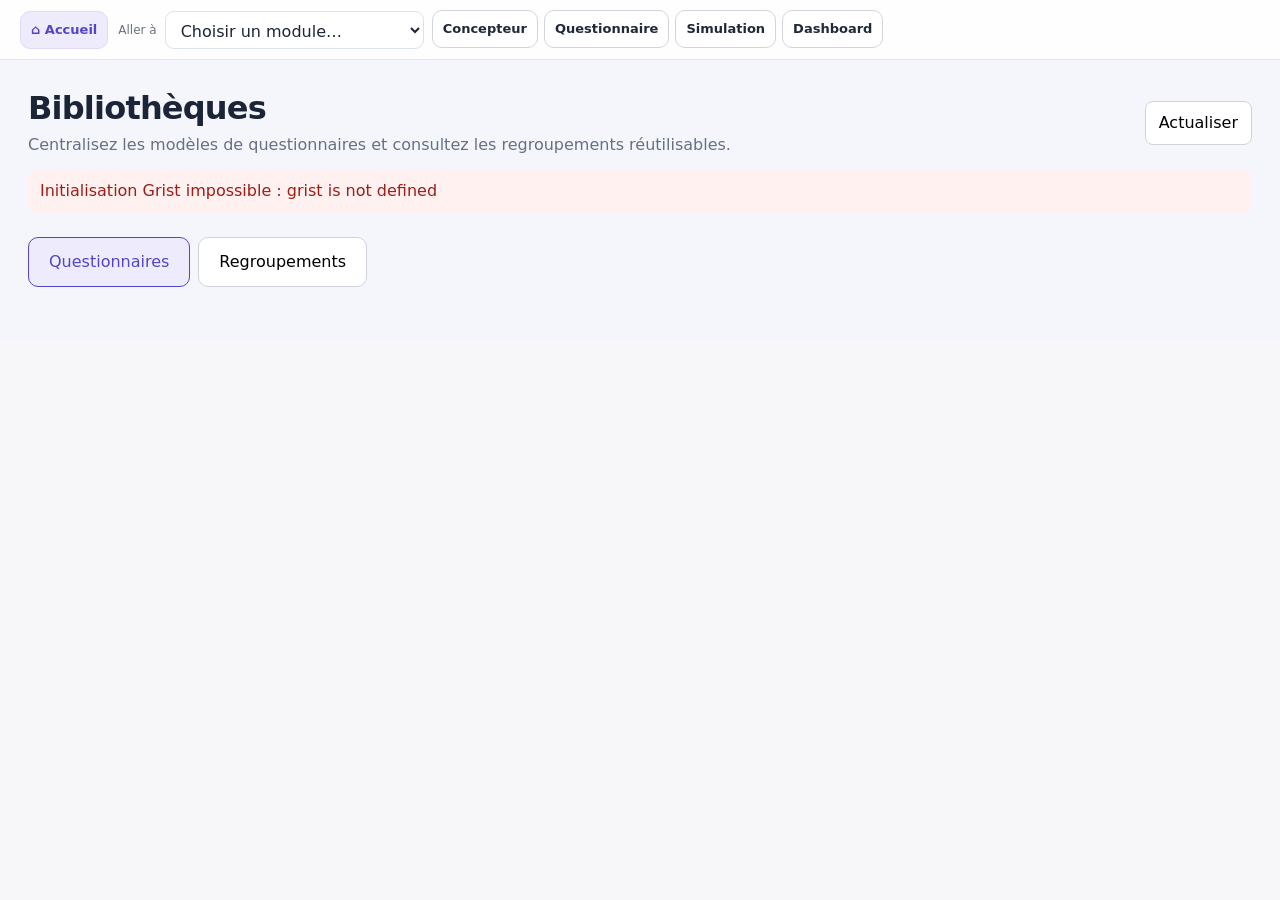
<file: bibliotheques/index.html>
<!doctype html><html lang="fr"><head><meta charset="utf-8"><meta name="viewport" content="width=device-width,initial-scale=1"><title>Bibliothèques</title><link rel="stylesheet" href="../shared/common.css?v=20261015-ui"><link rel="stylesheet" href="../shared/module-nav.css?v=20261015-ui"><link rel="stylesheet" href="./styles.css?v=20261015-ui"><link rel="stylesheet" href="../shared/interface.css?v=20261015-ui"><script src="https://docs.getgrist.com/grist-plugin-api.js"></script><script defer src="../shared/module-nav.js"></script></head><body class="ui-admin" data-module="bibliotheques"><main class="lib-app"><header><div><h1>Bibliothèques</h1><p>Centralisez les modèles de questionnaires et consultez les regroupements réutilisables.</p></div><button id="refresh">Actualiser</button></header><div id="status"></div><nav class="tabs"><button data-tab="questionnaires" class="active">Questionnaires</button><button data-tab="groupings">Regroupements</button></nav><section id="content"></section></main><dialog id="grouping-dialog" class="lib-dialog"><form id="grouping-form"><div class="dialog-head"><div><h2 id="grouping-dialog-title">Nouveau regroupement</h2><p>Créez un regroupement réutilisable, indépendant des Dashboards.</p></div><button type="button" id="close-grouping">×</button></div><input type="hidden" name="id"><input type="hidden" name="origin"><label>Nom<input name="name" required></label><label>Source<input name="source" placeholder="Ex. structure_effective ou code de question"></label><label>Description<textarea name="description"></textarea></label><div class="groups-title"><strong>Groupes</strong><button type="button" id="add-group-row">+ Ajouter un groupe</button></div><div id="group-editor"></div><div class="dialog-actions"><button type="button" id="cancel-grouping">Annuler</button><button type="submit" class="primary">Enregistrer</button></div></form></dialog><script type="module" src="./app.js"></script></body></html>
</file>
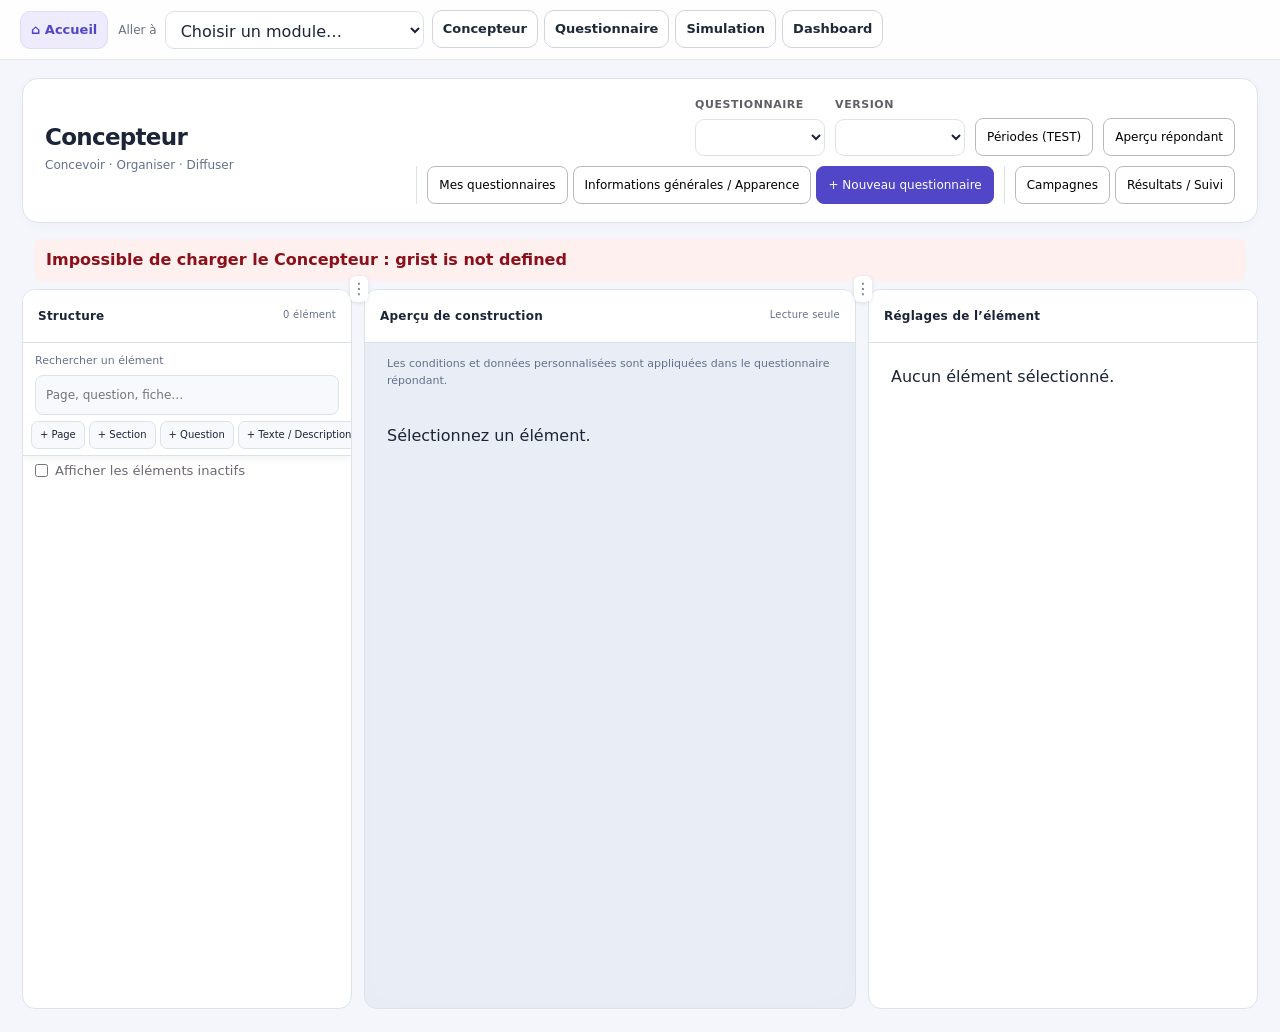
<file: concepteur/index.html>
<!doctype html><html lang="fr"><head><meta charset="utf-8"><meta name="viewport" content="width=device-width,initial-scale=1">
<title>Concepteur de questionnaires</title><link rel="stylesheet" href="../shared/common.css?v=20261015-ui"><link rel="stylesheet" href="../shared/module-nav.css?v=20261015-ui"><link rel="stylesheet" href="./styles.css?v=20261015-ui"><link rel="stylesheet" href="../shared/interface.css?v=20261015-ui">
<script src="https://docs.getgrist.com/grist-plugin-api.js"></script><script defer src="../shared/module-nav.js"></script></head><body class="ui-admin" data-module="concepteur"><main id="designer" data-view="canvas">
<header class="topbar"><div><h1>Concepteur</h1><p>Concevoir · Organiser · Diffuser</p></div><div class="selectors">
<label>Questionnaire <select id="questionnaire-select"></select></label><label>Version <select id="version-select"></select></label><button type="button" class="btn" id="manage-questionnaires">Mes questionnaires</button><button type="button" class="btn" id="manage-campaigns">Campagnes</button><button type="button" class="btn" id="manage-periods">Périodes (TEST)</button><button type="button" class="btn" id="manage-results">Résultats / Suivi</button><button type="button" class="btn" id="respondent-preview">Aperçu répondant</button><button type="button" class="btn" id="general-info">Informations générales / Apparence</button><button type="button" class="btn btn-primary" id="new-questionnaire">+ Nouveau questionnaire</button></div></header>
<div id="status"></div>
<dialog id="new-questionnaire-dialog" class="app-dialog">
<form id="new-questionnaire-form" class="form-grid">
<div class="dialog-head"><div><h2>Nouveau questionnaire</h2><p>Crée le questionnaire et sa première version.</p></div><button type="button" class="dialog-close" id="cancel-new-questionnaire" aria-label="Fermer">×</button></div>
<div class="editor-section"><h3>Identification</h3><div class="form-field"><label>Nom interne <input name="internal-name" required placeholder="Ex. Frais de déplacement 2026-2027"></label><div class="hint">Utilisé pour retrouver le questionnaire dans Gristionnaire.</div></div></div>
<div class="editor-section"><h3>Affichage aux répondants</h3><div class="form-field"><label>Titre affiché <input name="display-title" placeholder="Optionnel — le nom interne sera utilisé si vide"></label></div><div class="form-field"><label>Description / introduction <textarea name="introduction" placeholder="Optionnel"></textarea></label></div><div class="hint">Le logo et ses réglages pourront être ajoutés ensuite dans « Informations générales / Apparence ».</div><div class="form-field"><label>Pied de page <textarea name="footer" placeholder="Optionnel"></textarea></label></div><div class="form-field"><label>Sommaire <select name="toc-mode"><option value="desactive">Désactivé</option><option value="toujours">Toujours affiché</option><option value="accueil">Première page uniquement + bouton « Retour au sommaire »</option></select></label></div></div>
<div class="form-actions"><button type="button" class="secondary-btn" id="cancel-new-questionnaire-2">Annuler</button><button type="submit" class="btn btn-primary">Créer le questionnaire</button></div>
</form></dialog>
<dialog id="general-info-dialog" class="app-dialog">
<form id="general-info-form" class="form-grid">
<div class="dialog-head"><div><h2>Informations générales / Apparence</h2><p>Ces réglages restent modifiables à tout moment.</p></div><button type="button" class="dialog-close" id="cancel-general-info" aria-label="Fermer">×</button></div>
<div class="editor-section"><h3>Identification</h3><div class="form-field"><label>Nom interne <input name="internal-name" required></label></div></div>
<div class="editor-section"><h3>Affichage aux répondants</h3><div class="form-field"><label>Titre affiché <input name="display-title" placeholder="Optionnel"></label></div><div class="form-field"><label>Description / introduction <textarea name="introduction" placeholder="Optionnel"></textarea></label></div>
<div class="form-field"><label>Logo <input name="logo-file" type="file" accept="image/png,image/jpeg,image/webp"></label><div class="hint">PNG, JPG ou WebP — 750 Ko maximum. Le fichier reste intégré au questionnaire.</div><div id="logo-preview-wrap" class="logo-preview-wrap"><img id="logo-preview" alt="Aperçu du logo"><span id="logo-empty">Aucun logo</span></div><label class="check"><input type="checkbox" name="remove-logo"> Supprimer le logo actuel</label></div>
<div class="two-cols"><div class="form-field"><label>Taille du logo <select name="logo-size"><option value="petit">Petit</option><option value="moyen">Moyen</option><option value="grand">Grand</option></select></label></div><div class="form-field"><label>Alignement <select name="logo-align"><option value="gauche">Gauche</option><option value="centre">Centre</option><option value="droite">Droite</option></select></label></div></div>
<div class="form-field"><label>Pied de page <textarea name="footer" placeholder="Optionnel"></textarea></label></div><div class="form-field"><label>Sommaire <select name="toc-mode"><option value="desactive">Désactivé</option><option value="toujours">Toujours affiché</option><option value="accueil">Première page uniquement + bouton « Retour au sommaire »</option></select></label></div><div class="form-field"><label class="check"><input type="checkbox" name="show-progress" checked> Afficher la progression du questionnaire</label><div class="hint">Décochez cette option pour masquer la barre de progression et l’indication de page aux répondants.</div></div></div>
<div class="form-actions"><button type="button" class="secondary-btn" id="cancel-general-info-2">Annuler</button><button type="submit" class="btn btn-primary">Enregistrer</button></div>
</form></dialog>

<dialog id="manage-questionnaires-dialog" class="app-dialog wide-dialog">
<div class="dialog-shell"><div class="dialog-head"><div><h2>Mes questionnaires</h2><p>Ouvrir, archiver ou supprimer un questionnaire.</p></div><button type="button" class="dialog-close" id="close-manage-questionnaires" aria-label="Fermer">×</button></div><div id="questionnaire-list" class="questionnaire-list"></div></div>
</dialog>
<dialog id="campaigns-dialog" class="app-dialog wide-dialog">
<div class="dialog-shell"><div class="dialog-head"><div><h2>Campagnes et liens personnalisés</h2><p>Créez un accès distinct par structure pour la version sélectionnée.</p></div><button type="button" class="dialog-close" id="close-campaigns" aria-label="Fermer">×</button></div>
<div id="campaigns-content"></div></div>
</dialog>
<dialog id="periods-dialog" class="app-dialog wide-dialog"><div class="dialog-shell"><div class="dialog-head"><div><h2>Gestion des périodes — TEST</h2><p>Préparer les périodes des questionnaires permanents.</p></div><button type="button" class="dialog-close" id="close-periods" aria-label="Fermer">×</button></div><div id="periods-content"></div></div></dialog>
<dialog id="results-dialog" class="app-dialog wide-dialog">
<div class="dialog-shell"><div class="dialog-head"><div><h2>Résultats / Suivi des réponses</h2><p>Suivez l’avancement des campagnes de la version sélectionnée.</p></div><button type="button" class="dialog-close" id="close-results" aria-label="Fermer">×</button></div>
<div id="results-content"></div></div>
</dialog>
<dialog id="respondent-preview-dialog" class="app-dialog preview-dialog">
<div class="dialog-shell"><div class="dialog-head"><div><h2>Aperçu répondant</h2><p>Aperçu visuel de la version sélectionnée — aucune réponse n’est enregistrée.</p></div><button type="button" class="dialog-close" id="close-respondent-preview" aria-label="Fermer">×</button></div><div id="respondent-preview-content" class="respondent-preview-content"></div></div>
</dialog>
<nav class="workspace-switch" aria-label="Vue de travail"><button type="button" data-workspace-view="structure" aria-pressed="false">Structure</button><button type="button" data-workspace-view="canvas" aria-pressed="true">Aperçu</button><button type="button" data-workspace-view="properties" aria-pressed="false">Réglages</button></nav><section class="workspace"><aside class="panel structure-panel"><div class="panel-title">Structure <span id="structure-count"></span></div><label class="structure-search-label">Rechercher un élément<input id="structure-search" type="search" placeholder="Page, question, fiche…"></label>
<div class="addbar"><button id="add-page">+ Page</button><button id="add-section">+ Section</button><button id="add-question">+ Question</button><button id="add-description">+ Texte / Description</button><button id="add-toc">+ Sommaire</button><button id="structure-add-fiche" title="Sélectionnez une section">+ Fiche</button><button id="structure-add-subfiche" title="Sélectionnez une fiche parente">+ Sous-fiche</button></div><label class="tree-inactive-toggle"><input id="show-inactive" type="checkbox"> Afficher les éléments inactifs</label><div id="tree"></div></aside><div class="workspace-resizer" data-resizer="structure" role="separator" aria-orientation="vertical" aria-label="Redimensionner Structure et Aperçu" tabindex="0"></div>
<section class="panel canvas-panel"><div class="panel-title">Aperçu de construction <span class="canvas-mode">Lecture seule</span></div><div class="canvas-note">Les conditions et données personnalisées sont appliquées dans le questionnaire répondant.</div><div id="canvas" class="empty-state">Sélectionnez un élément.</div></section><div class="workspace-resizer" data-resizer="properties" role="separator" aria-orientation="vertical" aria-label="Redimensionner Aperçu et Réglages" tabindex="0"></div>
<aside class="panel properties-panel"><div class="panel-title">Réglages de l’élément</div><div id="properties" class="empty-state">Aucun élément sélectionné.</div></aside>
</section></main><script type="module" src="./app.js"></script></body></html>
</file>
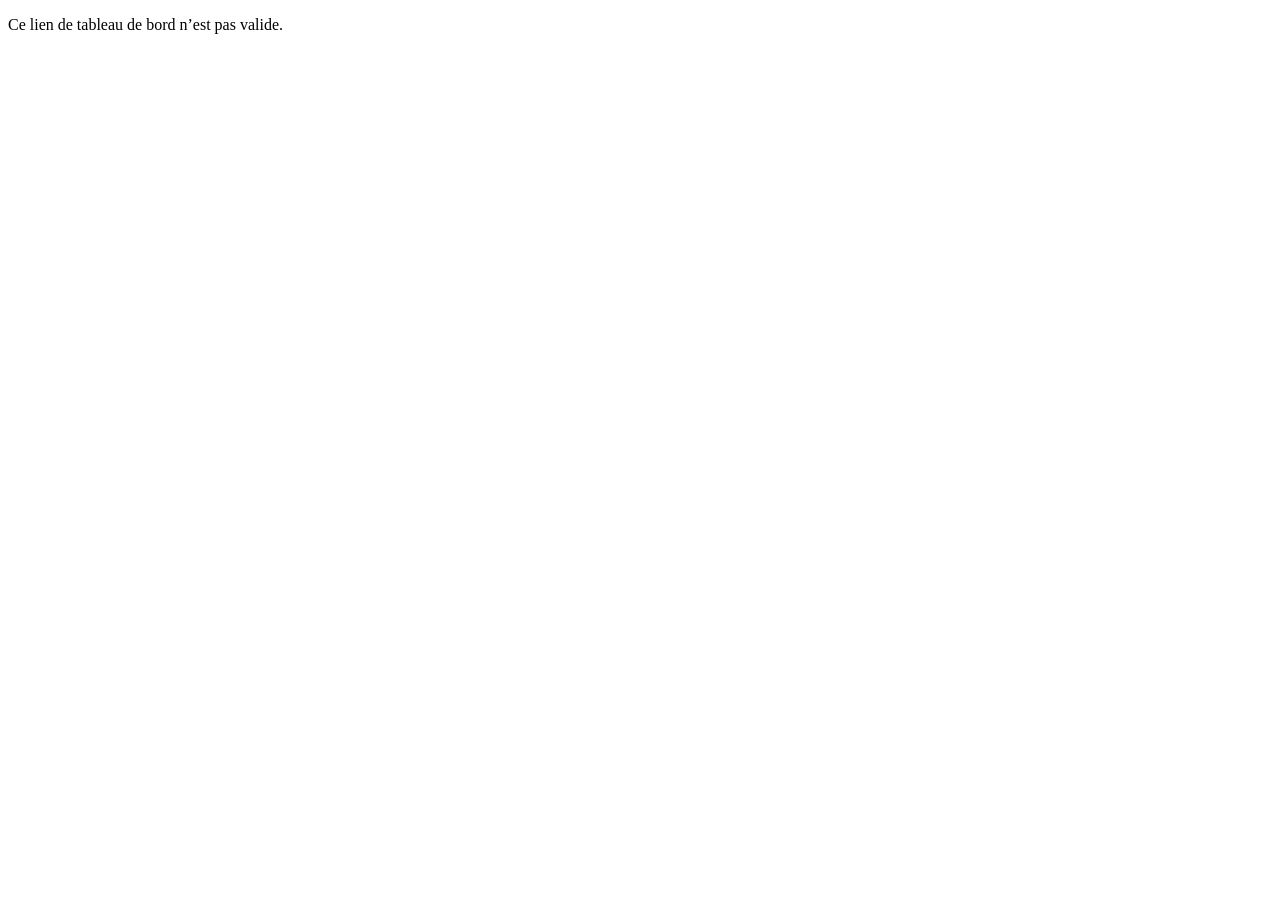
<file: dashboard-share/index.html>
<!doctype html>
<html lang="fr">
<head><meta charset="utf-8"><meta name="viewport" content="width=device-width,initial-scale=1"><title>Ouverture du tableau de bord</title></head>
<body>
<p>Ouverture du tableau de bord…</p>
<script>
(()=>{
  const TARGET="https://grist.numerique.gouv.fr/o/docs/hPbcNzv8BmMc/Gristionnaire-TEST/p/50?style=singlePage";
  const token=String(new URLSearchParams(location.search).get("token")||"").trim();
  if(!/^Dashboard_[A-Za-z0-9_-]+$/.test(token)){document.body.innerHTML="<p>Ce lien de tableau de bord n’est pas valide.</p>";return;}
  try{localStorage.setItem("gristionnaire.dashboardShareGrant",JSON.stringify({token,ts:Date.now(),source:"share-link"}));}
  catch(_){document.body.innerHTML="<p>Impossible d’ouvrir ce tableau de bord dans ce navigateur.</p>";return;}
  location.replace(TARGET);
})();
</script>
</body>
</html>
</file>
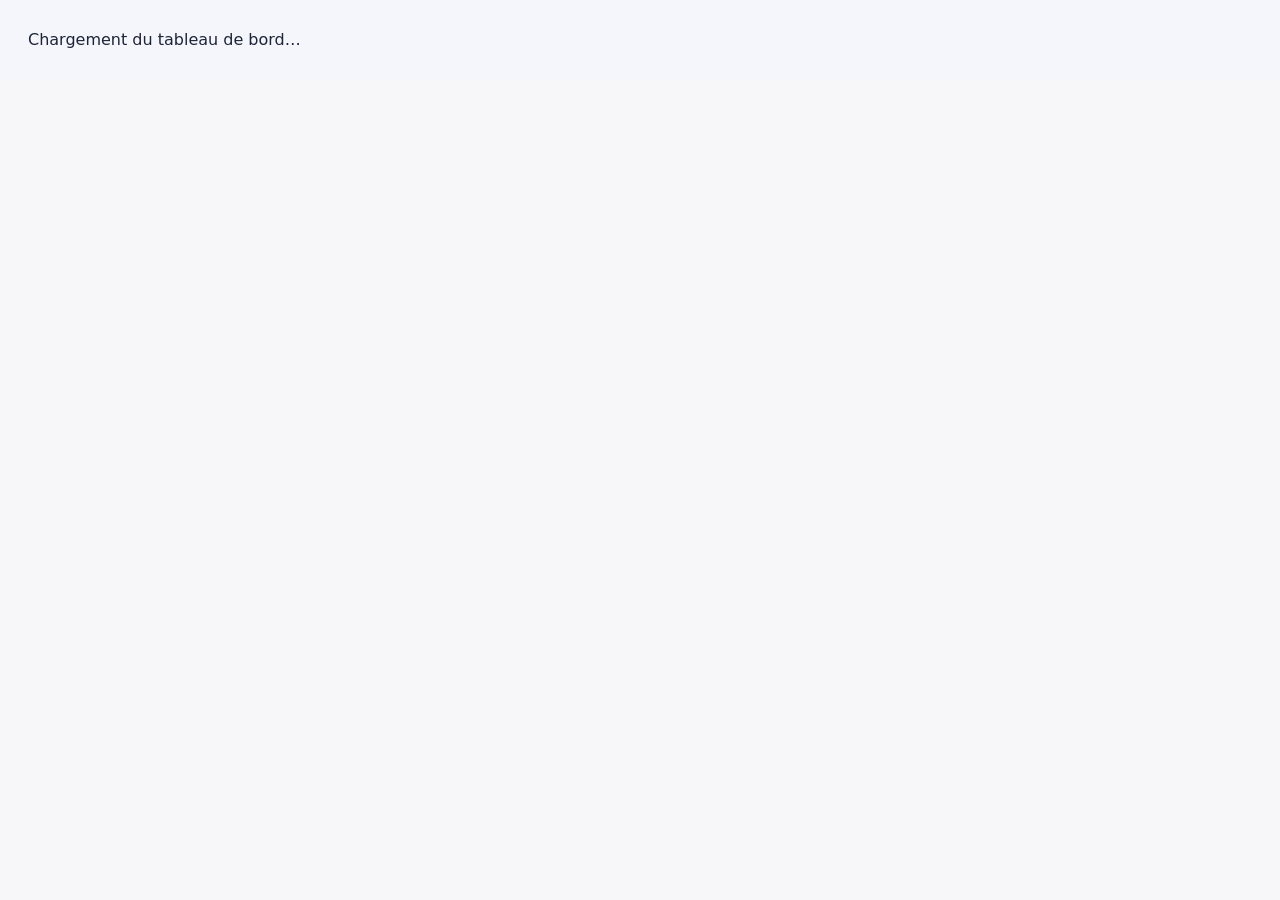
<file: dashboard/index.html>
<!doctype html><html lang="fr"><head><meta charset="utf-8"><meta name="viewport" content="width=device-width,initial-scale=1"><title>Tableau de bord Gristionnaire</title><link rel="stylesheet" href="../shared/common.css?v=20261015-ui"><link rel="stylesheet" href="./styles.css?v=20261015-ui"><script src="https://docs.getgrist.com/grist-plugin-api.js"></script><link rel="stylesheet" href="../shared/interface.css?v=20261015-ui"></head><body class="ui-admin" data-module="dashboard"><main id="dashboard"><div id="status"><div class="status-info">Chargement du tableau de bord…</div></div><div id="root"></div></main><script src="./jszip.min.js"></script><script type="module" src="./app.js"></script><script type="module" src="./ui.js"></script></body></html>
</file>
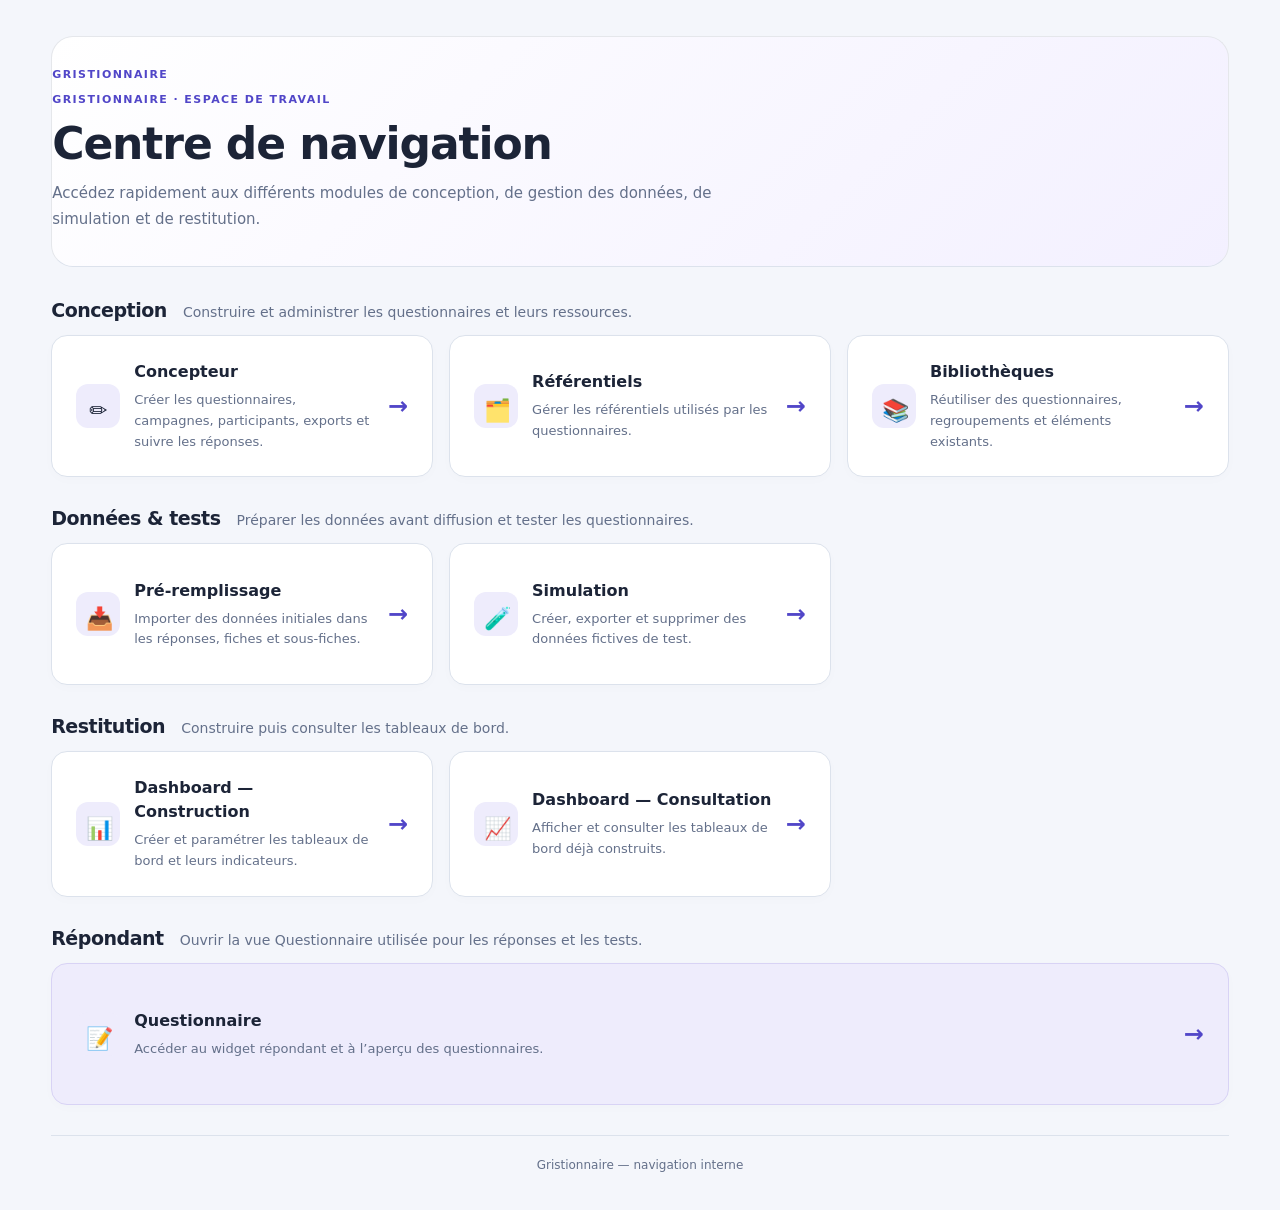
<file: navigation/index.html>
<!doctype html>
<html lang="fr">
<head>
  <meta charset="utf-8" />
  <meta name="viewport" content="width=device-width, initial-scale=1" />
  <title>Gristionnaire - Navigation</title>
  <link rel="stylesheet" href="styles.css?v=20261015-ui" />
<link rel="stylesheet" href="../shared/interface.css?v=20261015-ui"></head>
<body class="ui-admin" data-module="navigation">
  <main class="page">
    <header class="hero">
      <div>
        <p class="eyebrow">Gristionnaire</p>
        <p class="eyebrow">Gristionnaire · Espace de travail</p><h1>Centre de navigation</h1>
        <p class="intro">Accédez rapidement aux différents modules de conception, de gestion des données, de simulation et de restitution.</p>
      </div>
    </header>

    <section class="group" aria-labelledby="grp-conception">
      <div class="group-head">
        <h2 id="grp-conception">Conception</h2>
        <p>Construire et administrer les questionnaires et leurs ressources.</p>
      </div>
      <div class="grid">
        <a class="card" href="https://grist.numerique.gouv.fr/o/docs/hPbcNzv8BmMc/Gristionnaire-TEST/p/39?style=singlePage" target="_top" rel="noopener">
          <span class="icon">✏️</span>
          <span class="content"><strong>Concepteur</strong><small>Créer les questionnaires, campagnes, participants, exports et suivre les réponses.</small></span>
          <span class="arrow">→</span>
        </a>
        <a class="card" href="https://grist.numerique.gouv.fr/o/docs/hPbcNzv8BmMc/Gristionnaire-TEST/p/51?style=singlePage" target="_top" rel="noopener">
          <span class="icon">🗂️</span>
          <span class="content"><strong>Référentiels</strong><small>Gérer les référentiels utilisés par les questionnaires.</small></span>
          <span class="arrow">→</span>
        </a>
        <a class="card" href="https://grist.numerique.gouv.fr/o/docs/hPbcNzv8BmMc/Gristionnaire-TEST/p/52?style=singlePage" target="_top" rel="noopener">
          <span class="icon">📚</span>
          <span class="content"><strong>Bibliothèques</strong><small>Réutiliser des questionnaires, regroupements et éléments existants.</small></span>
          <span class="arrow">→</span>
        </a>
      </div>
    </section>

    <section class="group" aria-labelledby="grp-data">
      <div class="group-head">
        <h2 id="grp-data">Données & tests</h2>
        <p>Préparer les données avant diffusion et tester les questionnaires.</p>
      </div>
      <div class="grid">
        <a class="card" href="https://grist.numerique.gouv.fr/o/docs/hPbcNzv8BmMc/Gristionnaire-TEST/p/55?style=singlePage" target="_top" rel="noopener">
          <span class="icon">📥</span>
          <span class="content"><strong>Pré-remplissage</strong><small>Importer des données initiales dans les réponses, fiches et sous-fiches.</small></span>
          <span class="arrow">→</span>
        </a>
        <a class="card" href="https://grist.numerique.gouv.fr/o/docs/hPbcNzv8BmMc/Gristionnaire-TEST/p/54?style=singlePage" target="_top" rel="noopener">
          <span class="icon">🧪</span>
          <span class="content"><strong>Simulation</strong><small>Créer, exporter et supprimer des données fictives de test.</small></span>
          <span class="arrow">→</span>
        </a>
      </div>
    </section>

    <section class="group" aria-labelledby="grp-dash">
      <div class="group-head">
        <h2 id="grp-dash">Restitution</h2>
        <p>Construire puis consulter les tableaux de bord.</p>
      </div>
      <div class="grid">
        <a class="card" href="https://grist.numerique.gouv.fr/o/docs/hPbcNzv8BmMc/Gristionnaire-TEST/p/47?style=singlePage" target="_top" rel="noopener">
          <span class="icon">📊</span>
          <span class="content"><strong>Dashboard — Construction</strong><small>Créer et paramétrer les tableaux de bord et leurs indicateurs.</small></span>
          <span class="arrow">→</span>
        </a>
        <a class="card" href="https://grist.numerique.gouv.fr/o/docs/hPbcNzv8BmMc/Gristionnaire-TEST/p/50?style=singlePage" target="_top" rel="noopener">
          <span class="icon">📈</span>
          <span class="content"><strong>Dashboard — Consultation</strong><small>Afficher et consulter les tableaux de bord déjà construits.</small></span>
          <span class="arrow">→</span>
        </a>
      </div>
    </section>

    <section class="group" aria-labelledby="grp-answer">
      <div class="group-head">
        <h2 id="grp-answer">Répondant</h2>
        <p>Ouvrir la vue Questionnaire utilisée pour les réponses et les tests.</p>
      </div>
      <div class="grid one">
        <a class="card featured" data-questionnaire-preview href="https://grist.numerique.gouv.fr/o/docs/hPbcNzv8BmMc/Gristionnaire-TEST/p/38?style=singlePage&AdminPreview_=1" target="_blank" rel="noopener noreferrer">
          <span class="icon">📝</span>
          <span class="content"><strong>Questionnaire</strong><small>Accéder au widget répondant et à l’aperçu des questionnaires.</small></span>
          <span class="arrow">→</span>
        </a>
      </div>
    </section>

    <footer>Gristionnaire — navigation interne</footer>
  </main>

  <script>
    document.querySelector('[data-questionnaire-preview]')?.addEventListener('click',()=>{
      try{
        const version=String(localStorage.getItem('gristionnaire.previewVersion')||'').trim();
        if(version)localStorage.setItem('gristionnaire.previewGrant',JSON.stringify({version,ts:Date.now(),source:'navigation'}));
      }catch{}
    });
  </script>
</body>
</html>
</file>
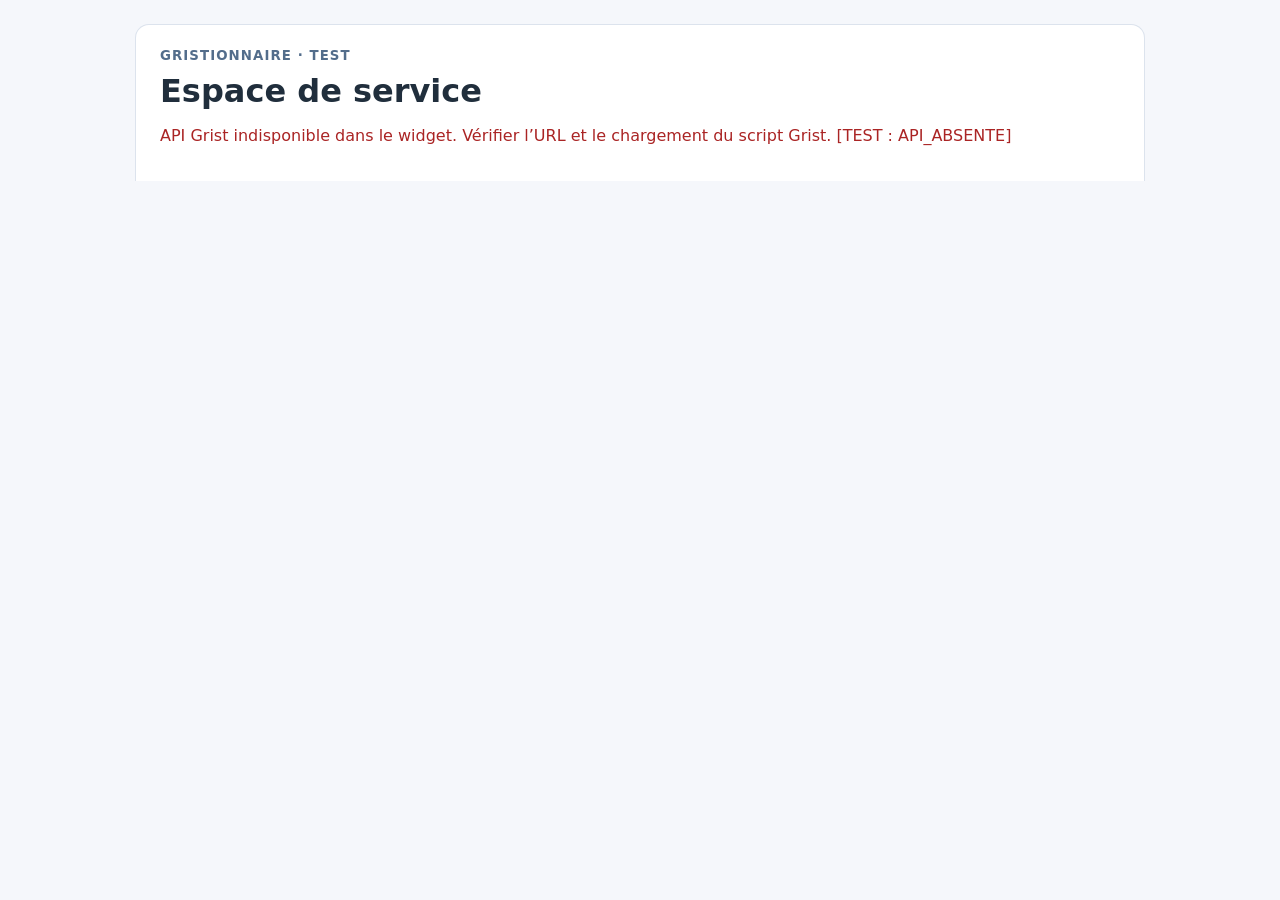
<file: portail-structures/index.html>
<!doctype html>
<html lang="fr">
<head>
  <meta charset="utf-8">
  <meta name="viewport" content="width=device-width,initial-scale=1">
  <title>Gristionnaire — Portail des structures</title>
  <script src="https://docs.getgrist.com/grist-plugin-api.js"></script>
  <link rel="stylesheet" href="./styles.css">
</head>
<body>
<main class="container">
  <header>
    <small>GRISTIONNAIRE · TEST</small>
    <h1>Espace de service</h1>
    <p id="message" role="status">Vérification de l'accès…</p>
  </header>
  <section id="contenu" hidden aria-label="Suivi de l'espace">
    <p class="sous-titre" id="campagne"></p>
    <p class="statut-publication" id="statut-publication" role="status"></p>

    <section class="bloc-pilotage" aria-labelledby="titre-pilotage">
      <h2 id="titre-pilotage">Vue d’ensemble</h2>
      <div class="indicateurs" id="indicateurs"></div>
      <div id="repartition-globale" class="repartition" role="img" aria-label="Répartition des états du service"></div>
      <div id="legende-globale" class="legende" aria-live="polite"></div>
    </section>

    <section class="bloc-suivi" aria-labelledby="titre-suivi">
      <div class="titre-ligne">
        <div>
          <h2 id="titre-suivi">Structures et questionnaires</h2>
          <p class="note note-acces">Le lien de questionnaire est proposé uniquement lorsqu’il a été autorisé. Il peut permettre la modification des réponses.</p>
        </div>
        <button type="button" id="export-excel">Exporter vers Excel (.xlsx)</button>
      </div>
      <div class="outils">
        <label>Rechercher une structure<input type="search" id="recherche" placeholder="Nom de structure…"></label>
        <label>État<select id="etat"><option value="tous">Tous les états</option><option value="not-started">Pas commencé</option><option value="in-progress">En cours</option><option value="completed">Complété</option></select></label>
        <label>Trier par<select id="tri"><option value="nom">Nom (A–Z)</option><option value="nom-desc">Nom (Z–A)</option><option value="reponses">Réponses (décroissant)</option><option value="etat">État</option></select></label>
        <button type="button" id="reset-filtres" class="reset-filtres">Réinitialiser</button>
      </div>
      <p id="compteur" class="note" aria-live="polite"></p>
      <div class="tableau"><table>
        <thead><tr><th scope="col">Structure</th><th scope="col">État</th><th scope="col">Réponses enregistrées</th><th scope="col">Questionnaire</th></tr></thead>
        <tbody id="lignes"></tbody>
      </table></div>
    </section>
    <p class="note fin-portail" id="actualisation"></p>
  </section>
</main>
<script type="module" src="./app.js"></script>
</body>
</html>
</file>
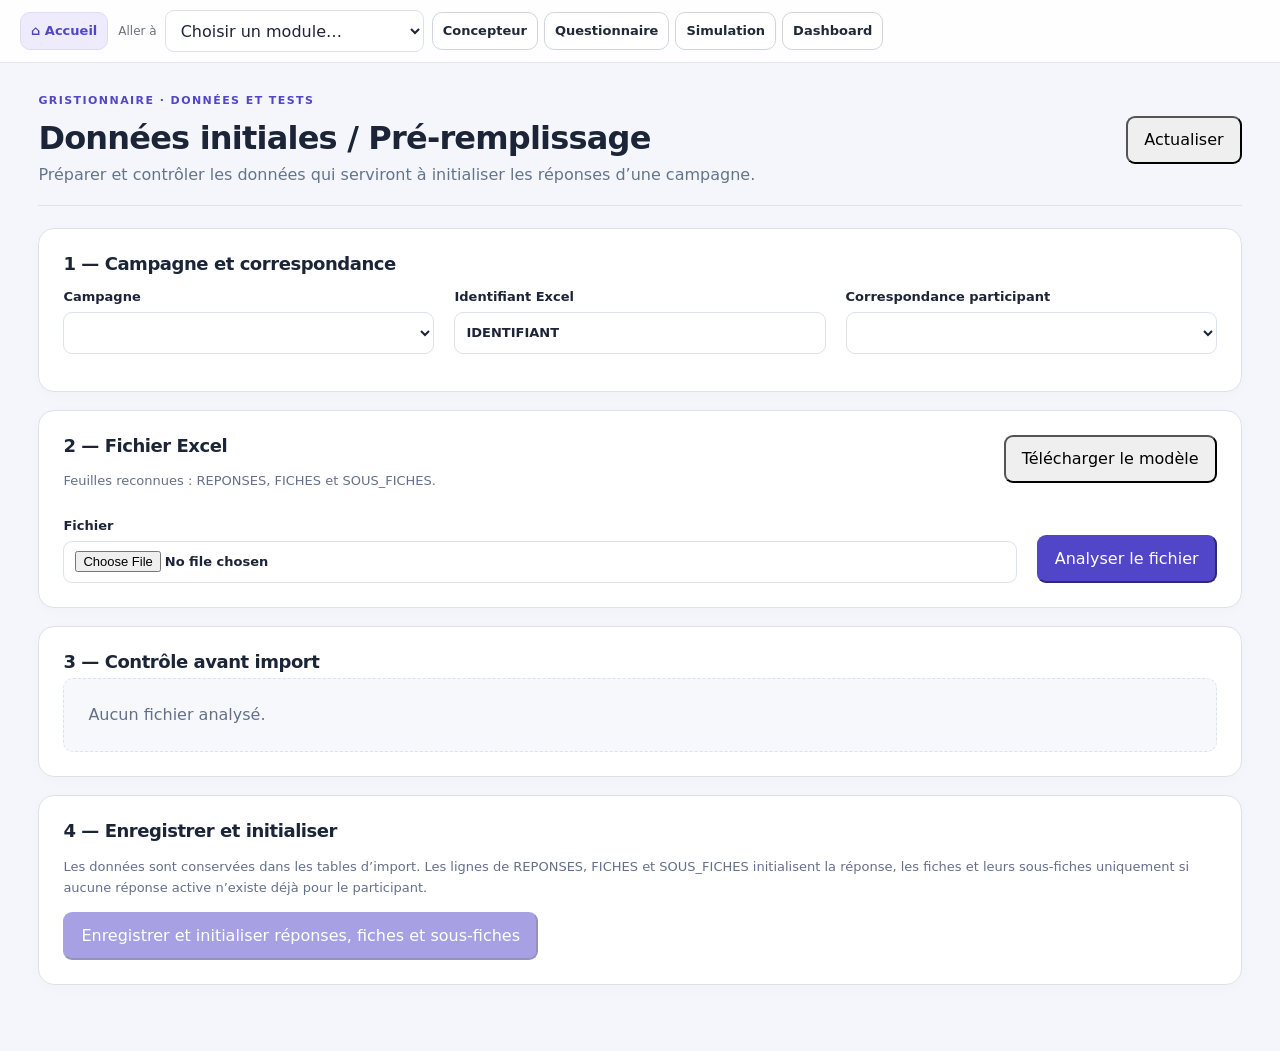
<file: preremplissage/index.html>
<!doctype html><html lang="fr"><head><meta charset="utf-8"><meta name="viewport" content="width=device-width,initial-scale=1"><title>Données initiales / Pré-remplissage</title><link rel="stylesheet" href="../shared/common.css?v=20261015-ui"><link rel="stylesheet" href="../shared/module-nav.css?v=20261015-ui"><link rel="stylesheet" href="./styles.css?v=20261015-ui"><script src="https://docs.getgrist.com/grist-plugin-api.js"></script><script defer src="../shared/module-nav.js"></script><link rel="stylesheet" href="../shared/interface.css?v=20261015-ui"></head><body class="ui-admin" data-module="preremplissage"><main class="app"><header class="topbar"><div><p class="eyebrow">Gristionnaire · Données et tests</p><h1>Données initiales / Pré-remplissage</h1><p>Préparer et contrôler les données qui serviront à initialiser les réponses d’une campagne.</p></div><button id="refresh" class="btn">Actualiser</button></header><div id="status"></div><section class="panel"><h2>1 — Campagne et correspondance</h2><div class="grid"><label>Campagne<select id="campaign"></select></label><label>Identifiant Excel<input id="identifier-column" value="IDENTIFIANT"></label><label>Correspondance participant<select id="identifier-target"></select></label></div><p id="campaign-help" class="hint"></p></section><section class="panel"><div class="section-head"><div><h2>2 — Fichier Excel</h2><p class="hint">Feuilles reconnues : REPONSES, FICHES et SOUS_FICHES.</p></div><button id="download-model" class="btn">Télécharger le modèle</button></div><div class="grid file-grid"><label>Fichier<input id="file" type="file" accept=".xlsx,.csv"></label><button id="analyze" class="btn btn-primary">Analyser le fichier</button></div></section><section class="panel"><h2>3 — Contrôle avant import</h2><div id="preview" class="empty">Aucun fichier analysé.</div></section><section class="panel"><h2>4 — Enregistrer et initialiser</h2><p class="hint">Les données sont conservées dans les tables d’import. Les lignes de REPONSES, FICHES et SOUS_FICHES initialisent la réponse, les fiches et leurs sous-fiches uniquement si aucune réponse active n’existe déjà pour le participant.</p><button id="stage" class="btn btn-primary" disabled>Enregistrer et initialiser réponses, fiches et sous-fiches</button></section></main><script type="module" src="./app.js"></script></body></html>
</file>
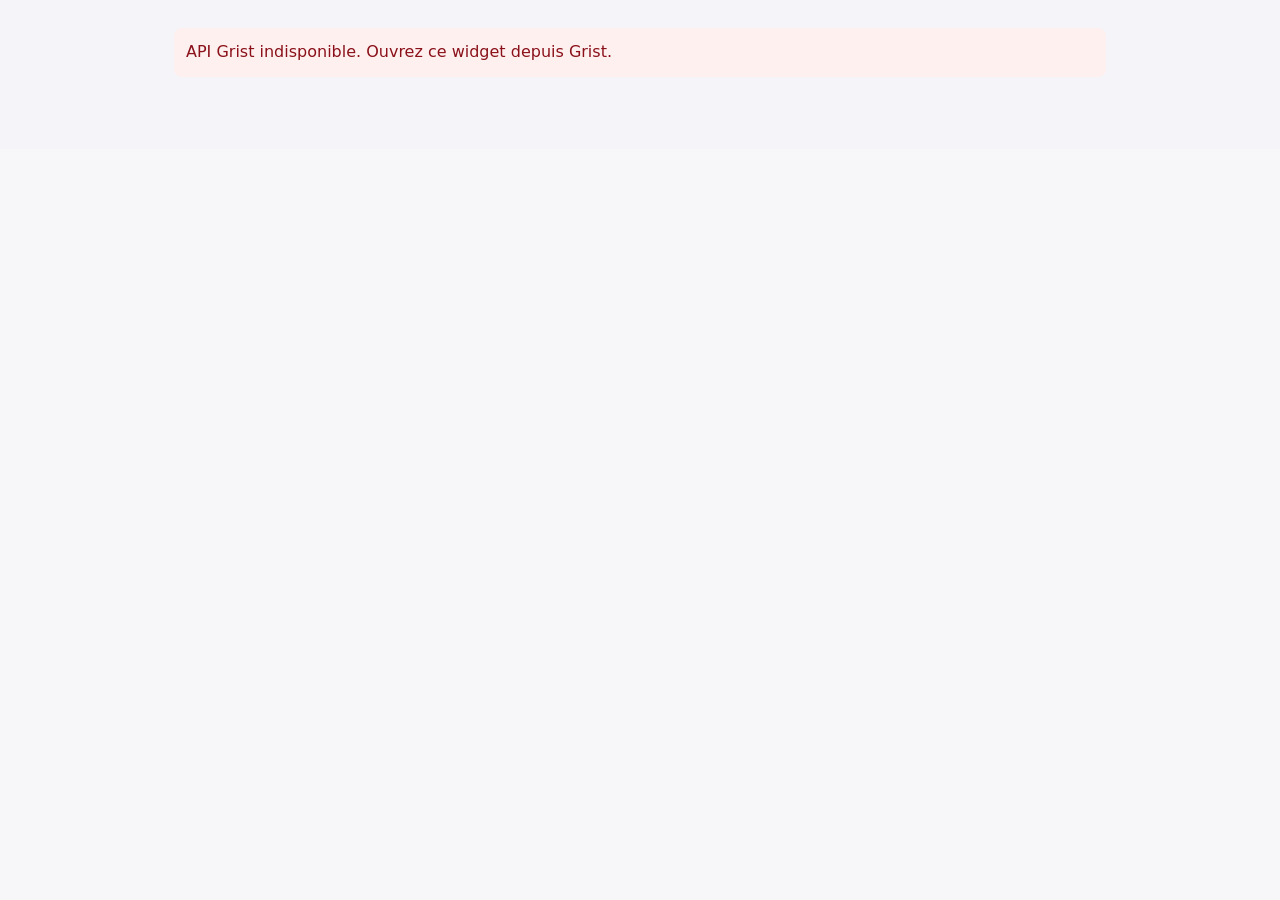
<file: questionnaire/index.html>
<!doctype html>
<html lang="fr">
<head>
  <meta charset="utf-8">
  <meta name="viewport" content="width=device-width,initial-scale=1">
  <title>Questionnaire Grist</title>
  <link rel="stylesheet" href="../shared/common.css?v=20261015-ui">
  <link rel="stylesheet" href="./styles.css?v=20261015-ui">
  <script src="https://docs.getgrist.com/grist-plugin-api.js"></script>
</head>
<body>
  <main id="app">
    <div id="status" role="status" aria-live="polite"><div class="status-info">Chargement du questionnaire…</div></div>
    <div id="form-root"></div>
    <nav id="navigation" aria-label="Navigation du questionnaire"></nav>
  </main>
  <script type="module" src="./app.js"></script>
</body>
</html>
</file>
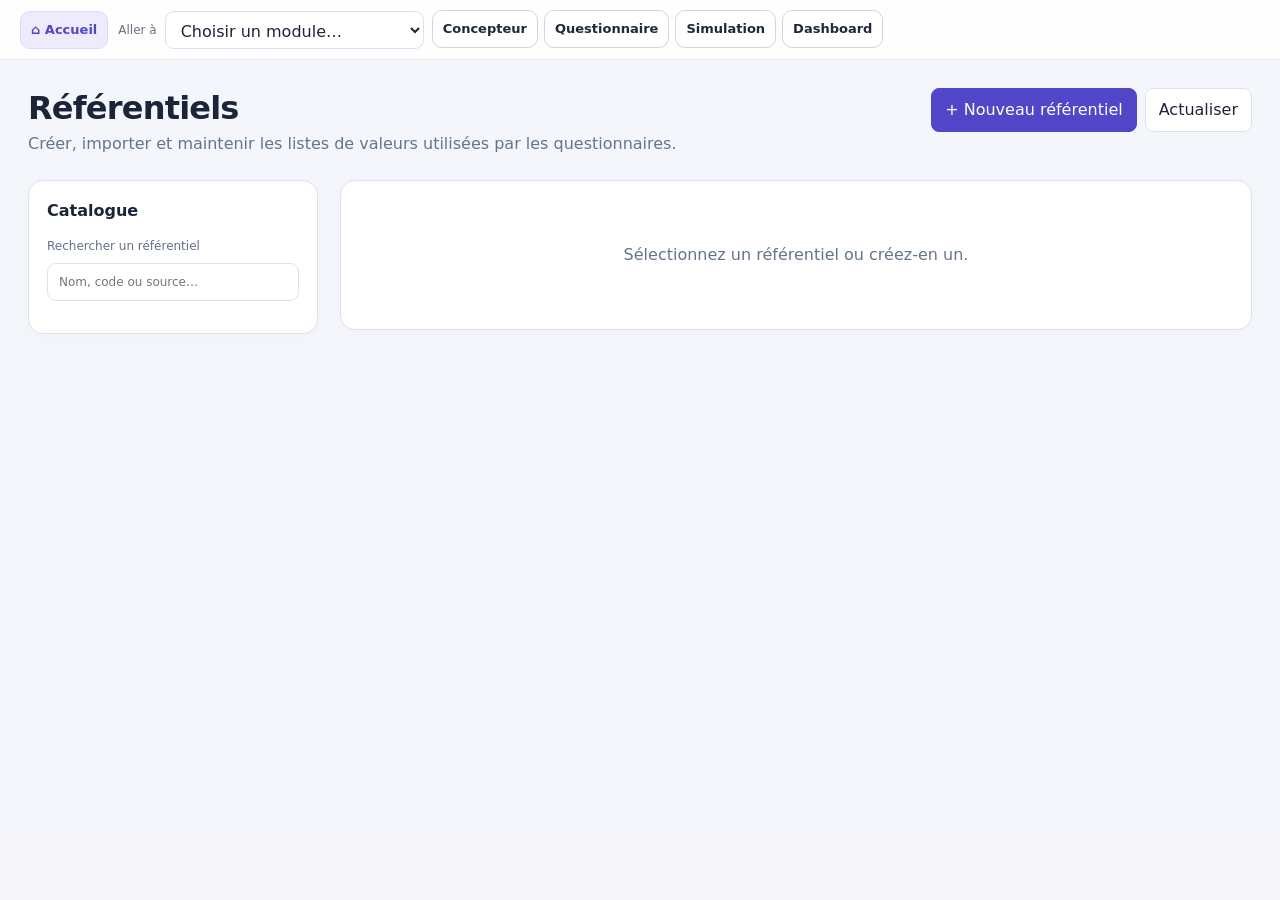
<file: referentiels/index.html>
<!doctype html><html lang="fr"><head><meta charset="utf-8"><meta name="viewport" content="width=device-width,initial-scale=1">
<title>Gestion des référentiels</title><link rel="stylesheet" href="../shared/common.css?v=20261015-ui"><link rel="stylesheet" href="../shared/module-nav.css?v=20261015-ui"><link rel="stylesheet" href="./styles.css?v=20261015-ui"><link rel="stylesheet" href="../shared/interface.css?v=20261015-ui"><script src="https://docs.getgrist.com/grist-plugin-api.js"></script><script defer src="../shared/module-nav.js"></script></head>
<body class="ui-admin" data-module="referentiels"><main class="refs-app"><header class="topbar"><div><h1>Référentiels</h1><p>Créer, importer et maintenir les listes de valeurs utilisées par les questionnaires.</p></div><div class="top-actions"><button id="new-ref" class="btn btn-primary">+ Nouveau référentiel</button><button id="refresh" class="btn">Actualiser</button></div></header><div id="status"></div>
<section class="layout"><aside class="panel refs-list"><div class="panel-title">Catalogue</div><label class="catalog-search">Rechercher un référentiel<input id="ref-search" type="search" placeholder="Nom, code ou source…"></label><div id="ref-count" class="meta" aria-live="polite"></div><div id="refs"></div></aside><section class="panel main-panel"><div id="content" class="empty-state">Sélectionnez un référentiel ou créez-en un.</div></section></section>
<dialog id="ref-dialog" class="app-dialog"><form id="ref-form" class="form-grid"><div class="dialog-head"><div><h2 id="ref-dialog-title">Nouveau référentiel</h2><p>Le type détermine le modèle d’import proposé.</p></div><button type="button" class="dialog-close" id="close-ref">×</button></div><input type="hidden" name="id"><div class="form-field"><label>Nom <input name="name" required></label></div><div class="form-field"><label>Code <input name="code" required placeholder="Ex. REF_ACADEMIES"></label><div class="hint">Identifiant technique stable du référentiel.</div></div><div class="form-field"><label>Description <textarea name="description"></textarea></label></div><div class="form-field"><label>Type <select name="hierarchical"><option value="0">Simple</option><option value="1">Hiérarchique</option></select></label></div><label class="check"><input type="checkbox" name="active" checked> Référentiel actif</label><div class="form-actions"><button type="button" class="secondary-btn" id="cancel-ref">Annuler</button><button type="submit" class="btn btn-primary">Enregistrer</button></div></form></dialog>
<dialog id="value-dialog" class="app-dialog"><form id="value-form" class="form-grid"><div class="dialog-head"><div><h2 id="value-dialog-title">Ajouter une valeur</h2><p>La valeur sera enregistrée directement dans le référentiel sélectionné.</p></div><button type="button" class="dialog-close" id="close-value">×</button></div><input type="hidden" name="id"><input type="hidden" name="ref_id"><div class="form-field"><label>Code <input name="code" required></label></div><div class="form-field"><label>Libellé <input name="label" required></label></div><div class="form-field" id="parent-field"><label>Parent <select name="parent"></select></label></div><div class="form-field"><label>Ordre <input name="order" type="number" step="1"></label></div><label class="check"><input type="checkbox" name="active" checked> Valeur active</label><div class="form-actions"><button type="button" class="secondary-btn" id="cancel-value">Annuler</button><button type="submit" class="btn btn-primary">Enregistrer</button></div></form></dialog>
<script type="module" src="./app.js"></script></body></html>
</file>
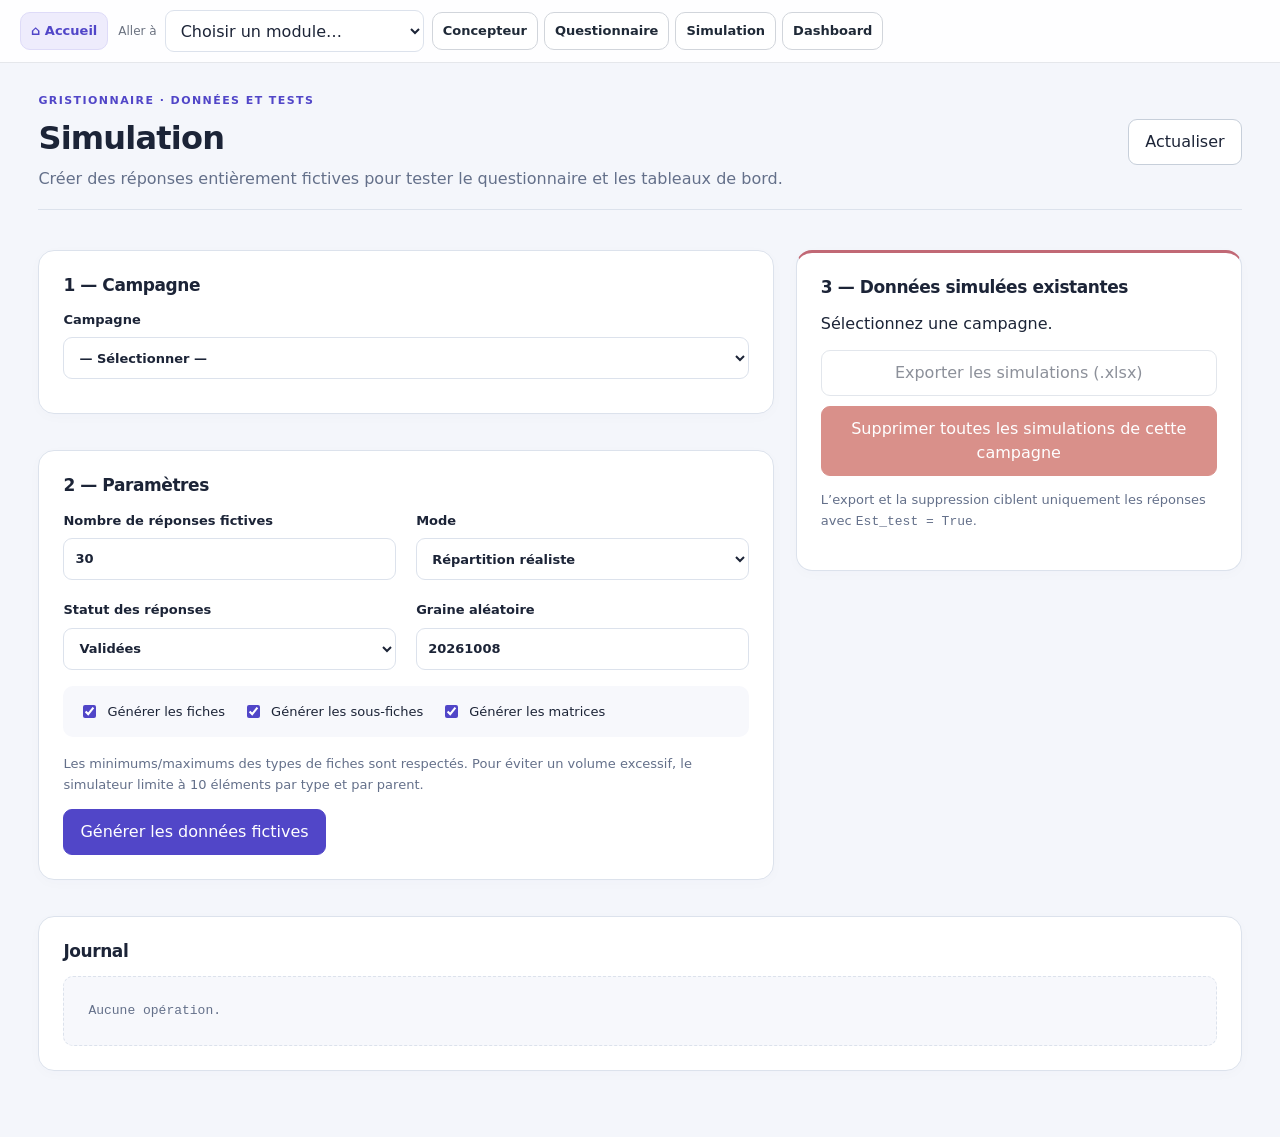
<file: simulation/index.html>
<!doctype html><html lang="fr"><head><meta charset="utf-8"><meta name="viewport" content="width=device-width,initial-scale=1"><title>Simulation — Gristionnaire</title><link rel="stylesheet" href="../shared/common.css?v=20261015-ui"><link rel="stylesheet" href="../shared/module-nav.css?v=20261015-ui"><link rel="stylesheet" href="styles.css?v=20261015-ui"><script src="https://docs.getgrist.com/grist-plugin-api.js"></script><script defer src="../shared/module-nav.js"></script><link rel="stylesheet" href="../shared/interface.css?v=20261015-ui"></head><body class="ui-admin" data-module="simulation"><main class="wrap"><header><div><p class="eyebrow">Gristionnaire · Données et tests</p><h1>Simulation</h1><p>Créer des réponses entièrement fictives pour tester le questionnaire et les tableaux de bord.</p></div><button id="refresh" class="secondary">Actualiser</button></header><div id="status"></div><section class="card"><h2>1 — Campagne</h2><label>Campagne<select id="campaign"><option value="">— Sélectionner —</option></select></label><div id="campaign-info" class="info"></div></section><section class="card"><h2>2 — Paramètres</h2><div class="grid"><label>Nombre de réponses fictives<input id="count" type="number" min="1" max="500" value="30"></label><label>Mode<select id="mode"><option value="realiste">Répartition réaliste</option><option value="diversite">Diversité maximale</option><option value="charge">Test de charge</option></select></label><label>Statut des réponses<select id="response-status"><option value="Validé">Validées</option><option value="Brouillon">Brouillons</option></select></label><label>Graine aléatoire<input id="seed" type="number" value="20261008"></label></div><div class="checks"><label><input id="with-fiches" type="checkbox" checked> Générer les fiches</label><label><input id="with-subfiches" type="checkbox" checked> Générer les sous-fiches</label><label><input id="with-matrices" type="checkbox" checked> Générer les matrices</label></div><p class="hint">Les minimums/maximums des types de fiches sont respectés. Pour éviter un volume excessif, le simulateur limite à 10 éléments par type et par parent.</p><button id="generate" class="primary">Générer les données fictives</button></section><section class="card danger-zone"><h2>3 — Données simulées existantes</h2><div id="summary" class="summary">Sélectionnez une campagne.</div><div class="actions-row"><button id="export" class="secondary" disabled>Exporter les simulations (.xlsx)</button><button id="delete" class="danger" disabled>Supprimer toutes les simulations de cette campagne</button></div><p class="hint">L’export et la suppression ciblent uniquement les réponses avec <code>Est_test = True</code>.</p></section><section class="card"><h2>Journal</h2><div id="log" class="log empty">Aucune opération.</div></section></main><script type="module" src="app.js"></script></body></html>
</file>
<file: shared/common.css>
:root { font-family: Inter, system-ui, -apple-system, "Segoe UI", sans-serif; color:#262633; background:#f7f7f9; }
* { box-sizing:border-box; }
body { margin:0; }
button,input,select,textarea { font:inherit; }
button { cursor:pointer; }
.sr-only { position:absolute; width:1px; height:1px; padding:0; margin:-1px; overflow:hidden; clip:rect(0,0,0,0); white-space:nowrap; border:0; }
</file>
<file: shared/module-nav.css>
.gristionnaire-module-nav{
  position:relative;
  z-index:1000;
  display:flex;
  align-items:center;
  gap:8px;
  padding:10px 20px;
  background:#ffffffee;
  border-bottom:1px solid #e5e7eb;
  font-family:system-ui,-apple-system,BlinkMacSystemFont,"Segoe UI",sans-serif;
  color:#1f2937;
}
.gristionnaire-module-nav__home,
.gristionnaire-module-nav__link{
  display:inline-flex;
  align-items:center;
  min-height:38px;
  padding:6px 10px;
  border:1px solid #d1d5db;
  border-radius:10px;
  background:#fff;
  color:#1f2937;
  text-decoration:none;
  font-size:13px;
  font-weight:600;
  white-space:nowrap;
}
.gristionnaire-module-nav__home:hover,
.gristionnaire-module-nav__link:hover{background:#f3f4f6;text-decoration:none}
.gristionnaire-module-nav__home{border-color:#b8c2cc;background:#f8fafc}
.gristionnaire-module-nav__label{font-size:12px;color:#6b7280;white-space:nowrap;margin-left:2px}
.gristionnaire-module-nav__select{
  min-width:190px;
  max-width:320px;
  height:38px;
  padding:4px 30px 4px 9px;
  border:1px solid #d1d5db;
  border-radius:10px;
  background:#fff;
  color:#111827;
  font-size:13px;
}
.gristionnaire-module-nav__quick{
  display:flex;
  align-items:center;
  gap:6px;
  overflow-x:auto;
  scrollbar-width:thin;
  padding-bottom:1px;
  flex:1 1 auto;
}
@media (max-width:900px){
  .gristionnaire-module-nav{flex-wrap:wrap}
  .gristionnaire-module-nav__quick{order:3;width:100%}
  .gristionnaire-module-nav__label{display:none}
  .gristionnaire-module-nav__select{flex:1 1 200px;min-width:160px}
}

.gristionnaire-module-nav__home{color:#5146c8;background:#eeecfc;border-color:#dedbf8}
.gristionnaire-module-nav__link:hover{color:#5146c8;background:#eeecfc;border-color:#d8d3f5}
.gristionnaire-module-nav :focus-visible{outline:3px solid #8e86e5;outline-offset:2px}
</file>
<file: bibliotheques/styles.css>
body{margin:0;background:#f5f6f8;color:#20242a;font-family:Arial,sans-serif}.lib-app{max-width:1250px;margin:auto;padding:24px}.lib-app>header{display:flex;justify-content:space-between;gap:20px;align-items:center}.lib-app h1{margin:0 0 5px}.lib-app p{margin:0;color:#667085}.tabs{display:flex;gap:8px;margin:22px 0}.tabs button,.lib-app button{border:1px solid #cfd4dc;background:#fff;border-radius:8px;padding:9px 13px;cursor:pointer}.tabs button.active,.primary{background:#5146c8;color:#fff;border-color:#5146c8}.toolbar{display:flex;gap:10px;margin-bottom:14px}.toolbar input{min-width:280px;padding:9px;border:1px solid #cfd4dc;border-radius:7px}.grid{display:grid;grid-template-columns:repeat(auto-fill,minmax(310px,1fr));gap:14px}.card{background:#fff;border:1px solid #dde1e7;border-radius:11px;padding:16px}.card h3{margin:0 0 7px}.meta,.muted{color:#667085;font-size:13px}.badges{display:flex;gap:6px;flex-wrap:wrap;margin:10px 0}.badge{background:#eef2f6;border-radius:999px;padding:4px 8px;font-size:12px}.actions{display:flex;gap:7px;flex-wrap:wrap;margin-top:14px}.details{margin-top:12px;border-top:1px solid #eee;padding-top:10px}.group{margin:8px 0;padding:9px;background:#f7f8fa;border-radius:7px}.success,.error{padding:10px 12px;border-radius:8px;margin:12px 0}.success{background:#ecfdf3}.error{background:#fff1f0;color:#9f1d16}.empty{padding:30px;text-align:center;color:#667085;background:#fff;border:1px dashed #ccd2da;border-radius:10px}.model{border-left:4px solid #315a8b}

.section-title{margin-top:30px}.grouping-toolbar{justify-content:space-between}.danger{color:#b42318!important;border-color:#e4b4b0!important}.setup-warning{background:#fff8e6;border:1px solid #efcf83;border-radius:10px;padding:14px;margin-bottom:14px}.lib-dialog{border:0;border-radius:12px;width:min(720px,92vw);padding:0;box-shadow:0 18px 50px #0003}.lib-dialog::backdrop{background:#0005}.lib-dialog form{padding:20px;display:grid;gap:13px}.dialog-head{display:flex;justify-content:space-between;align-items:start}.dialog-head h2{margin:0}.dialog-head button{font-size:20px}.lib-dialog label{display:grid;gap:5px;font-weight:600}.lib-dialog input,.lib-dialog textarea{padding:9px;border:1px solid #cfd4dc;border-radius:7px;font:inherit}.lib-dialog textarea{min-height:70px}.groups-title{display:flex;justify-content:space-between;align-items:center}.group-edit{display:grid;grid-template-columns:1fr 2fr auto;gap:8px;align-items:start;background:#f7f8fa;padding:10px;border-radius:8px;margin:8px 0}.group-edit textarea{min-height:62px}.dialog-actions{display:flex;justify-content:flex-end;gap:8px;margin-top:5px}

/* V1.4 â€” sections de regroupements repliables */
.grouping-section{margin-top:16px;border:1px solid #dfe4ea;border-radius:14px;background:#fff;overflow:hidden}
.grouping-section>summary{display:flex;align-items:center;justify-content:space-between;gap:12px;padding:15px 17px;cursor:pointer;list-style:none;background:#fafbfc}
.grouping-section>summary::-webkit-details-marker{display:none}
.grouping-section>summary>span:first-child{display:flex;flex-direction:column;gap:3px}
.grouping-section>summary strong{font-size:1.05rem}
.grouping-section>summary small{font-size:.84rem;color:#6b7280;font-weight:400}
.grouping-section-body{padding:16px}
.grouping-section-body>.grid{margin-top:0}
.section-chevron{transition:transform .18s ease}
.grouping-section[open] .section-chevron{transform:rotate(180deg)}

/* Module catalogue workspace */
body.ui-admin[data-module="bibliotheques"] .lib-app{max-width:1500px;margin:auto;padding:28px}
body.ui-admin[data-module="bibliotheques"] .tabs{display:flex;gap:8px;border:0;margin:24px 0}
body.ui-admin[data-module="bibliotheques"] .tabs button{border-radius:10px;padding:12px 20px}
body.ui-admin[data-module="bibliotheques"] .tabs button.active,body.ui-admin[data-module="bibliotheques"] #only-models.active{background:var(--ui-accent-soft);color:var(--ui-accent);border-color:var(--ui-accent)}
body.ui-admin[data-module="bibliotheques"] .catalog-heading h2{margin-bottom:6px;font-size:22px}
body.ui-admin[data-module="bibliotheques"] .catalog-heading p{color:var(--ui-muted)}
body.ui-admin[data-module="bibliotheques"] .toolbar{padding:18px;background:var(--ui-surface);border:1px solid var(--ui-border);border-radius:14px;align-items:end;gap:12px}
body.ui-admin[data-module="bibliotheques"] .search-label{flex:1;display:grid;gap:7px;font-size:12px;font-weight:650}
body.ui-admin[data-module="bibliotheques"] .search-label input{width:100%;box-sizing:border-box}
body.ui-admin[data-module="bibliotheques"] .catalog-workspace{display:grid;grid-template-columns:minmax(0,1fr) 310px;gap:20px;align-items:start}
body.ui-admin[data-module="bibliotheques"] .grid{grid-template-columns:repeat(auto-fit,minmax(min(100%,270px),1fr));gap:16px}
body.ui-admin[data-module="bibliotheques"] .card{background:white;border:1px solid var(--ui-border);border-radius:15px;padding:20px;box-shadow:0 3px 14px #1c243705}
body.ui-admin[data-module="bibliotheques"] .card.model{border-top:3px solid var(--ui-accent)}
body.ui-admin[data-module="bibliotheques"] .card h3{font-size:18px;line-height:1.4}
body.ui-admin[data-module="bibliotheques"] .badges{gap:6px;margin:16px 0}
body.ui-admin[data-module="bibliotheques"] .badge{background:var(--ui-accent-soft);color:var(--ui-accent);border-radius:6px;padding:6px 8px}
body.ui-admin[data-module="bibliotheques"] #model-preview{position:sticky;top:18px;background:white;border:1px solid var(--ui-border);border-radius:15px;padding:24px;line-height:1.6}
body.ui-admin[data-module="bibliotheques"] .eyebrow{font-size:11px;font-weight:750;letter-spacing:.12em;color:var(--ui-accent)}
body.ui-admin[data-module="bibliotheques"] .catalog-list{grid-template-columns:1fr}
body.ui-admin[data-module="bibliotheques"] .grouping-section{background:white;border:1px solid var(--ui-border);border-radius:14px;margin:18px 0;overflow:hidden}
body.ui-admin[data-module="bibliotheques"] .grouping-section>summary{padding:20px}
body.ui-admin[data-module="bibliotheques"] .lib-dialog{border:1px solid var(--ui-border);border-radius:18px;box-shadow:0 24px 90px #1c243730;padding:26px;max-height:85vh}
body.ui-admin[data-module="bibliotheques"] button{min-height:39px;border-radius:8px}
@media(max-width:950px){body.ui-admin[data-module="bibliotheques"] .catalog-workspace{grid-template-columns:1fr}body.ui-admin[data-module="bibliotheques"] #model-preview{position:static}body.ui-admin[data-module="bibliotheques"] .toolbar{flex-wrap:wrap}body.ui-admin[data-module="bibliotheques"] .search-label{flex-basis:100%}}
@media(max-width:550px){body.ui-admin[data-module="bibliotheques"] .lib-app{padding:14px}}
body.ui-admin[data-module="bibliotheques"] button.primary{background:var(--ui-accent);border-color:var(--ui-accent);color:white}
</file>
<file: shared/interface.css>
/* Gristionnaire â€” langage visuel commun, sans dÃ©pendance externe. */
:root{--ui-bg:#f4f6fb;--ui-surface:#fff;--ui-text:#1c2437;--ui-muted:#64708a;--ui-border:#dce2ec;--ui-accent:#5146c8;--ui-accent-soft:#eeecfc;--ui-danger:#b83446}
body.ui-admin{margin:0;background:var(--ui-bg);color:var(--ui-text);font-family:Inter,system-ui,-apple-system,"Segoe UI",sans-serif;line-height:1.5}
body.ui-admin :where(button,input,select,textarea){font:inherit}
body.ui-admin :where(button,a,input,select,textarea,summary):focus-visible{outline:3px solid #8e86e5;outline-offset:3px}
body.ui-admin :where(button){transition:background .15s,border-color .15s,box-shadow .15s}
body.ui-admin :where(button:disabled){cursor:not-allowed;opacity:.5}
body.ui-admin :where(input:not([type=checkbox]):not([type=radio]),select,textarea){border:1px solid var(--ui-border);border-radius:9px;padding:9px 11px;background:#fff;color:var(--ui-text);max-width:100%}
body.ui-admin :where(input[type=checkbox],input[type=radio]){accent-color:var(--ui-accent)}
body.ui-admin :where(h1,h2,h3){color:var(--ui-text);line-height:1.25;letter-spacing:-.025em}
body.ui-admin :where(dialog){border:1px solid var(--ui-border);border-radius:18px;box-shadow:0 24px 80px #1c243733;max-width:calc(100vw - 32px)}
body.ui-admin dialog::backdrop{background:#1c243766;backdrop-filter:blur(3px)}
body.ui-admin :where(table){border-collapse:collapse}
body.ui-admin :where(th){background:#f7f8fc;color:var(--ui-muted);font-weight:650}
body.ui-admin :where(th,td){border-color:var(--ui-border)}
body.ui-admin :where(.hint,.muted){color:var(--ui-muted)}
body.ui-admin :where(.eyebrow){color:var(--ui-accent);font-size:11px;font-weight:750;text-transform:uppercase;letter-spacing:.13em;margin:0 0 8px}
@media(prefers-reduced-motion:reduce){body.ui-admin *,body.ui-admin *::before,body.ui-admin *::after{animation:none!important;transition:none!important;scroll-behavior:auto!important}}
</file>
<file: concepteur/styles.css>
*{box-sizing:border-box}body{margin:0;background:#f5f4f8;color:#29272e;font-family:Arial,sans-serif}button,input,select,textarea{font:inherit}
#designer{min-height:100vh;padding:18px}.topbar{display:flex;justify-content:space-between;gap:20px;align-items:flex-end;margin-bottom:14px}.topbar h1{margin:0}.topbar p{margin:4px 0;color:#6c6872}
.selectors,.addbar,.form-actions{display:flex;gap:8px;flex-wrap:wrap}.selectors label{font-size:.82rem;color:#625e68}.selectors select,.form-field input,.form-field select,.form-field textarea{display:block;width:100%;margin-top:5px;padding:9px;border:1px solid #c9c5cf;border-radius:8px;background:white}
.selectors select{min-width:180px}.workspace{display:grid;grid-template-columns:minmax(240px,25%) minmax(360px,1fr) minmax(280px,30%);gap:12px;min-height:calc(100vh - 105px)}
.panel{background:#fff;border:1px solid #dedbe3;border-radius:12px;overflow:auto;max-height:calc(100vh - 105px)}.panel-title{position:sticky;top:0;z-index:2;padding:13px 15px;border-bottom:1px solid #ebe8ee;background:#fff;font-weight:700}
.addbar{position:sticky;top:45px;z-index:2;padding:10px 12px;border-bottom:1px solid #eee;background:#fff;box-shadow:0 2px 4px rgba(41,39,46,.05)}.addbar button,.btn{border:1px solid #bdb7c5;background:#fff;border-radius:7px;padding:7px 10px;cursor:pointer}.btn-primary{background:#6f4aa8;border-color:#6f4aa8;color:#fff}
#tree,#properties,#canvas{padding:12px}.tree-item{display:block;width:100%;text-align:left;border:0;background:transparent;border-radius:7px;padding:7px 8px;cursor:pointer}.tree-item:hover,.tree-item.selected{background:#f0ebf7}.tree-page{font-weight:700}.tree-section{margin-left:14px;font-weight:600}.tree-question,.tree-fiche{margin-left:28px;font-size:.91rem}.tree-fiche{font-style:italic}
.badge{display:inline-block;margin-left:6px;padding:2px 6px;border-radius:999px;background:#eee9f5;color:#5c3b8b;font-size:.72rem}.empty-state{color:#77717d;padding:22px!important}.preview-card{border:1px solid #e1dee6;border-radius:10px;padding:16px}.preview-card h2{margin-top:8px}
.form-grid{display:grid;gap:13px}.form-field label{font-size:.82rem;font-weight:650}.form-field textarea{min-height:90px;resize:vertical}.check{display:flex;gap:8px;align-items:center}.check input{width:auto;margin:0}.hint{font-size:.78rem;color:#77717d;margin-top:4px}.status-error,.status-ok{padding:10px 12px;margin-bottom:12px;border-radius:8px}.status-error{background:#fff0f0;color:#8a111a}.status-ok{background:#edf7ef;color:#28613a}
.form-actions{justify-content:flex-end;padding-top:6px}@media(max-width:950px){.workspace{grid-template-columns:1fr}.panel{max-height:none}.topbar{align-items:flex-start;flex-direction:column}}
.editor-section{border-top:1px solid #ece9ef;padding-top:12px;margin-top:4px}.editor-section h3{font-size:.9rem;margin:0 0 10px}
.choice-row{display:grid;grid-template-columns:1fr auto;gap:7px;align-items:center}.choice-row button{border:0;background:transparent;cursor:pointer;font-size:1.05rem}
.choice-list{display:grid;gap:7px}.secondary-btn{border:1px dashed #aaa3b3;background:#faf9fb;border-radius:7px;padding:7px;cursor:pointer}
.two-cols{display:grid;grid-template-columns:1fr 1fr;gap:9px}.danger-zone{border-top:1px solid #ece9ef;margin-top:10px;padding-top:12px}.btn-danger{border-color:#c65b62;color:#9b1f29;background:#fff}

#status{min-height:0}
#status .status-ok,#status .status-error{margin:8px 12px;padding:9px 12px;border-radius:7px;font-weight:600}
#status .status-ok{background:#eef7ef}
#status .status-error{background:#fff0f0}
.form-actions button:disabled{opacity:.6;cursor:wait}

.choice-actions{display:flex;gap:8px;flex-wrap:wrap;margin-top:8px}
.bulk-choices{margin-top:10px;padding:10px;border:1px solid #ddd;border-radius:8px}
.bulk-choices textarea{width:100%;min-height:130px;box-sizing:border-box;margin-top:6px}

.choice-row.choice-deleted input{opacity:.45;text-decoration:line-through}
.choice-row.choice-deleted{opacity:.7}

.condition-card,.condition-builder{margin-top:10px;padding:12px;border:1px solid #ddd;border-radius:8px}
.condition-card>div{margin:6px 0 10px}
.condition-builder .form-actions{margin-top:12px;display:flex;gap:8px;flex-wrap:wrap}
.field-help{font-size:12px;opacity:.72}

/* V3.22.3 - choix proposés plus lisibles */
.choice-list{gap:10px}
.choice-row.choice-card{display:block;border:1px solid #e4e0e8;border-radius:9px;padding:9px;background:#fff}
.choice-card .choice-label{width:100%}
.choice-card .choice-label input{width:100%;box-sizing:border-box}
.choice-card .choice-tools{display:flex;align-items:center;gap:6px;margin-top:7px;flex-wrap:wrap}
.choice-card .choice-tools .secondary-btn{padding:5px 8px;font-size:.82rem}
.choice-card .choice-delete{margin-left:auto;border:0;background:transparent;cursor:pointer;padding:4px 6px;font-size:.95rem;line-height:1}
.choice-card.choice-deleted{opacity:.65}
.choice-card.choice-deleted .choice-label input{text-decoration:line-through}

/* V3.26.1 - réordonnancement de l’arborescence */
.tree-item[draggable="true"]{cursor:grab}
.tree-item[draggable="true"]:active{cursor:grabbing}
.tree-item.dragging{opacity:.45}
.tree-item.drag-target{outline:2px dashed #8d72b8;outline-offset:-2px;background:#f3eef9}

/* V3.27.0 - création d’un questionnaire */
.app-dialog{width:min(680px,calc(100vw - 32px));max-height:calc(100vh - 32px);border:0;border-radius:14px;padding:0;box-shadow:0 18px 60px rgba(35,29,43,.25)}
.app-dialog::backdrop{background:rgba(35,29,43,.38)}
.app-dialog form{padding:20px}.dialog-head{display:flex;align-items:flex-start;justify-content:space-between;gap:16px}.dialog-head h2{margin:0}.dialog-head p{margin:5px 0 0;color:#6c6872}.dialog-close{border:0;background:transparent;font-size:1.6rem;cursor:pointer;color:#625e68}.app-dialog .form-field{margin-top:10px}.app-dialog .editor-section:first-of-type{margin-top:4px}.selectors{align-items:flex-end}.selectors>.btn{align-self:flex-end}

/* V3.27.1 - informations générales et logo local */
.logo-preview-wrap{margin-top:8px;min-height:92px;border:1px dashed #cbc5d1;border-radius:9px;padding:10px;display:flex;align-items:center;justify-content:center;background:#faf9fb;color:#77717d}
.logo-preview-wrap img{display:block;max-width:220px;max-height:90px;object-fit:contain}.logo-preview-wrap img[hidden],.logo-preview-wrap span[hidden]{display:none}

/* V3.28.0 - gestion des questionnaires et aperçu répondant */
.dialog-shell{padding:20px}.wide-dialog{width:min(860px,calc(100vw - 32px))}.preview-dialog{width:min(900px,calc(100vw - 32px))}.questionnaire-list{display:grid;gap:10px;margin-top:16px}.questionnaire-card{border:1px solid #e1dee6;border-radius:10px;padding:13px;display:flex;justify-content:space-between;gap:14px;align-items:center}.questionnaire-card.archived{opacity:.72;background:#faf9fb}.questionnaire-card h3{margin:0 0 4px;font-size:1rem}.questionnaire-card p{margin:0;color:#77717d;font-size:.82rem}.questionnaire-card-actions{display:flex;gap:7px;flex-wrap:wrap;justify-content:flex-end}.preview-sheet{max-width:760px;margin:16px auto;background:#fff;border:1px solid #dedbe3;border-radius:12px;padding:28px;min-height:420px}.preview-logo{display:flex;margin-bottom:16px}.preview-logo.align-gauche{justify-content:flex-start}.preview-logo.align-centre{justify-content:center}.preview-logo.align-droite{justify-content:flex-end}.preview-logo img{height:auto;object-fit:contain}.preview-logo.logo-petit img{max-width:100px;max-height:55px}.preview-logo.logo-moyen img{max-width:180px;max-height:85px}.preview-logo.logo-grand img{max-width:280px;max-height:125px}.preview-sheet h1{margin:0 0 8px}.preview-intro{white-space:pre-wrap;color:#625e68;margin-bottom:22px}.preview-page{margin-top:24px}.preview-page>h2{border-bottom:1px solid #ebe8ee;padding-bottom:7px}.preview-section{margin:18px 0}.preview-section>h3{margin-bottom:10px}.preview-question{border:1px solid #ebe8ee;border-radius:8px;padding:11px;margin:8px 0}.preview-question-label{font-weight:650}.preview-fake-input{height:34px;border:1px solid #d2ced7;border-radius:7px;margin-top:8px;background:#fafafa}.preview-footer{border-top:1px solid #ebe8ee;margin-top:28px;padding-top:14px;color:#77717d;white-space:pre-wrap;font-size:.85rem}.logo-preview-wrap.align-gauche{justify-content:flex-start}.logo-preview-wrap.align-centre{justify-content:center}.logo-preview-wrap.align-droite{justify-content:flex-end}.logo-preview-wrap.logo-petit img{max-width:100px;max-height:55px}.logo-preview-wrap.logo-moyen img{max-width:180px;max-height:85px}.logo-preview-wrap.logo-grand img{max-width:280px;max-height:125px}

.preview-toc{margin:18px 0 24px;padding:14px 16px;border:1px solid #e2dfe8;border-radius:10px;background:#faf9fc}.preview-toc-title{font-weight:700;margin-bottom:8px}.preview-toc-page{margin:8px 0}.preview-toc-page>div{display:flex;flex-wrap:wrap;gap:6px 12px;margin:5px 0 0 14px;color:#6f6877;font-size:.88rem}.preview-return-toc{display:inline-block;margin:4px 0 10px;color:#5c3b8b;font-weight:650;font-size:.9rem}
.data-table-config .form-actions{display:flex;gap:.6rem;flex-wrap:wrap;align-items:center}.data-columns-config{margin-top:1rem}.data-column-row{display:grid;grid-template-columns:120px minmax(160px,1fr) 90px;gap:.5rem;align-items:center;margin:.4rem 0}.data-column-row input{width:100%}

/* V3.30.1 - tableaux de données dans l’aperçu répondant */
.preview-data-table{overflow:auto;margin-top:10px;border:1px solid #d9dee8;border-radius:8px;background:#fff}
.preview-data-table table{width:100%;border-collapse:collapse;font-size:14px}
.preview-data-table th,.preview-data-table td{padding:9px 11px;border-bottom:1px solid #e6e9ef;border-right:1px solid #e6e9ef;text-align:left;vertical-align:top}
.preview-data-table th{font-weight:700;background:#f5f7fa}
.preview-data-table th:last-child,.preview-data-table td:last-child{border-right:0}
.preview-data-table tbody tr:last-child td{border-bottom:0}
.preview-data-empty{margin-top:10px;padding:12px;border:1px dashed #c9ced8;border-radius:8px;color:#596273;background:#fafbfc}

/* V3.30.6 — sépare explicitement sélection et glisser-déposer dans l'arborescence. */
.tree-item{display:flex;align-items:center;gap:6px}
.tree-item-label{min-width:0;flex:1}
.tree-drag-handle{flex:0 0 auto;cursor:grab;padding:1px 5px;border-radius:4px;opacity:.55;user-select:none;font-style:normal}
.tree-drag-handle:hover{opacity:1;background:rgba(0,0,0,.06)}
.tree-drag-handle:active{cursor:grabbing}
.tree-drag-handle.dragging{opacity:.35}
.tree-drag-handle.drag-target{outline:2px dashed #8d72b8}


/* Campagnes V1 — accès personnalisés par structure */
.campaign-structures{display:grid;grid-template-columns:repeat(auto-fit,minmax(180px,1fr));gap:7px;margin-top:12px;padding:12px;border:1px solid #e1dee6;border-radius:9px;background:#faf9fb}.campaign-structures .field-help{grid-column:1/-1;font-weight:700}.campaign-card{border:1px solid #e1dee6;border-radius:10px;padding:12px;margin:10px 0}.campaign-card-head{display:flex;justify-content:space-between;gap:12px;align-items:center;margin-bottom:8px}.campaign-link-row{display:grid;grid-template-columns:minmax(120px,180px) minmax(260px,1fr) auto;gap:8px;align-items:center;padding:6px 0;border-top:1px solid #eee}.campaign-link-row input{width:100%;padding:7px;border:1px solid #d3ced8;border-radius:7px;background:#fafafa}@media(max-width:760px){.campaign-link-row{grid-template-columns:1fr}.campaign-link-row input{min-width:0}}

.tree-inactive-toggle{display:flex;align-items:center;gap:7px;margin:8px 12px 4px;font-size:.82rem;color:#6f6875;cursor:pointer}.tree-inactive-toggle input{margin:0}.tree-item.tree-inactive{opacity:.58}.tree-item.tree-inactive .tree-item-label{text-decoration:line-through}.badge-inactive{font-style:normal;background:#eee9ef;color:#6f6875;border:1px solid #d9d1dc}

/* Sommaire personnalisable V1 */
.preview-toc-intro{margin:0 0 12px;color:#6f6877;line-height:1.45}.preview-toc-grid{display:grid;grid-template-columns:repeat(var(--preview-toc-cols,1),minmax(0,1fr));gap:8px 18px}.preview-toc.toc-cols-1{--preview-toc-cols:1}.preview-toc.toc-cols-2{--preview-toc-cols:2}.preview-toc.toc-cols-3{--preview-toc-cols:3}.preview-toc-grid .preview-toc-page{margin:0}.toc-order-list{display:grid;gap:6px}.toc-order-row{display:grid;grid-template-columns:72px 1fr;gap:10px;align-items:center}.toc-order-row input{width:100%}@media(max-width:760px){.preview-toc-grid{grid-template-columns:1fr}}

/* Aperçu : espacement titre / texte des blocs Description et messages personnalisés */
.preview-content-description .preview-question-label + .preview-description-text{margin-top:10px}

.result-row-actions{display:flex;gap:6px;justify-content:flex-end;align-items:center;flex-wrap:wrap}
.results-reset-zone{margin-top:18px;padding:14px;border:1px solid #ead1d4;border-radius:10px;background:#fffafb;display:flex;align-items:center;justify-content:space-between;gap:16px}
.results-reset-zone .btn-danger{flex:0 0 auto}
.btn-danger:disabled{opacity:.45;cursor:not-allowed}
@media(max-width:760px){.results-reset-zone{align-items:stretch;flex-direction:column}.results-reset-zone .btn-danger{width:100%}}


/* V1.6 — ergonomie responsive des fenêtres et actions */
.app-dialog{max-width:calc(100vw - 24px)}
.wide-dialog{width:min(1120px,calc(100vw - 24px))}
.preview-dialog{width:min(1120px,calc(100vw - 24px))}
.dialog-shell{min-width:0}
.dialog-head>div{min-width:0}
.dialog-head h2,.dialog-head p{overflow-wrap:anywhere}

/* Résultats / suivi : les actions restent toujours visibles. */
#results-dashboard>div[style*="overflow:auto"]{max-width:100%;overscroll-behavior-inline:contain}
#results-dashboard table{min-width:860px}
#results-dashboard th,#results-dashboard td{vertical-align:middle}
#results-dashboard .result-actions-cell{min-width:190px;width:190px}
.result-row-actions{display:flex;gap:6px;justify-content:flex-end;align-items:center;flex-wrap:wrap}
.result-row-actions .secondary-btn{white-space:nowrap;flex:0 0 auto}
#results-dashboard .form-actions{justify-content:flex-start}
#results-dashboard .form-actions button{max-width:100%;white-space:normal}

/* Les cartes et entêtes des autres grandes fenêtres peuvent revenir à la ligne. */
.questionnaire-card,.campaign-card-head{min-width:0;flex-wrap:wrap}
.questionnaire-card>div:first-child,.campaign-card-head>div:first-child{min-width:0;flex:1 1 260px}
.questionnaire-card-actions{flex:1 1 auto;min-width:0}
.questionnaire-card-actions button{white-space:normal}

@media(max-width:760px){
  .dialog-shell,.app-dialog form{padding:14px}
  .wide-dialog,.preview-dialog,.app-dialog{width:calc(100vw - 12px);max-width:calc(100vw - 12px);max-height:calc(100vh - 12px)}
  .dialog-head{gap:10px}
  .two-cols{grid-template-columns:1fr}
  .form-actions{justify-content:stretch}
  .form-actions button{flex:1 1 180px;min-width:0;white-space:normal}
  .questionnaire-card{align-items:flex-start;flex-direction:column}
  .questionnaire-card-actions{width:100%;justify-content:flex-start}
  .campaign-card-head{align-items:flex-start;flex-direction:column}
  #results-dashboard .result-actions-cell{min-width:160px;width:160px}
  .result-row-actions{justify-content:flex-start}
  .result-row-actions .secondary-btn{flex:1 1 100%;width:100%}
}
/* Designer workspace: original controls and forms are retained. */
body.ui-admin[data-module="concepteur"]{font-family:Inter,ui-sans-serif,system-ui,-apple-system,"Segoe UI",sans-serif;background:var(--ui-bg,#f4f6fb);color:var(--ui-text,#1c2437)}
body[data-module="concepteur"] #designer{padding:18px 22px;max-width:2200px;margin:auto}
body[data-module="concepteur"] .topbar{align-items:center;gap:24px;margin-bottom:16px;background:white;border:1px solid var(--ui-border,#dce2ec);border-radius:16px;padding:18px 22px;box-shadow:0 3px 12px #1c243706}
body[data-module="concepteur"] .topbar h1{font-size:23px;letter-spacing:-.7px}body[data-module="concepteur"] .topbar p{font-size:12px;white-space:nowrap;color:var(--ui-muted,#64708a)}
body[data-module="concepteur"] .selectors{flex:1;align-items:end;gap:10px;justify-content:flex-end}body[data-module="concepteur"] .selectors label{font-size:11px;text-transform:uppercase;letter-spacing:.05em;font-weight:700}body[data-module="concepteur"] .selectors select{font-size:13px;text-transform:none;letter-spacing:normal;min-width:130px;max-width:260px;padding:9px}
body[data-module="concepteur"] .designer-action-group{display:flex;gap:5px;flex-wrap:wrap;padding-left:10px;border-left:1px solid var(--ui-border,#dce2ec)}
body[data-module="concepteur"] button{cursor:pointer}body[data-module="concepteur"] .btn,body[data-module="concepteur"] .secondary-btn{border-radius:8px;font-size:12px;padding:9px 11px}body[data-module="concepteur"] .btn-primary{background:var(--ui-accent,#5146c8);border-color:var(--ui-accent,#5146c8);color:white}
body[data-module="concepteur"] .workspace{grid-template-columns:240px minmax(330px,1fr) 350px;gap:18px;min-height:calc(100vh - 175px);align-items:start}
body[data-module="concepteur"] .workspace>.panel{border-radius:13px;border-color:var(--ui-border,#dce2ec);max-height:calc(100vh - 180px);min-height:calc(100vh - 180px);background:white;overflow:auto}
body[data-module="concepteur"] .workspace>.panel:nth-child(2){background:#e9edf5;box-shadow:inset 0 0 30px #1c243703}
body[data-module="concepteur"] .panel-title{font-size:12px;letter-spacing:.02em;padding:17px 15px;color:var(--ui-text,#1c2437);border-color:var(--ui-border,#dce2ec)}
body[data-module="concepteur"] #structure-count{font-size:10px;font-weight:400;color:var(--ui-muted,#64708a);float:right}
body[data-module="concepteur"] .structure-search-label{display:block;margin:14px 12px 0;font-size:11px;color:var(--ui-muted,#64708a)}body[data-module="concepteur"] #structure-search{display:block;width:100%;margin-top:6px;padding:10px;border:1px solid var(--ui-border,#dce2ec);border-radius:8px;background:#f8f9fc;font-size:12px}
body[data-module="concepteur"] .addbar{position:static;display:grid;grid-template-columns:1fr 1fr;box-shadow:none;padding:12px;gap:6px}body[data-module="concepteur"] .addbar button{font-size:11px;padding:8px 6px;border:1px solid var(--ui-border,#dce2ec);background:#f8f9fc;color:var(--ui-text,#1c2437)}body[data-module="concepteur"] .addbar button:last-child{grid-column:1/-1}
body[data-module="concepteur"] .tree-item{font-size:12px;line-height:1.5;padding:10px 8px;margin-top:3px;width:calc(100% - 12px);overflow-wrap:anywhere}body[data-module="concepteur"] .tree-section{border-left:1px solid var(--ui-border,#dce2ec);margin-left:9px;width:calc(100% - 9px)}body[data-module="concepteur"] .tree-question,body[data-module="concepteur"] .tree-fiche{margin-left:17px;width:calc(100% - 17px)}body[data-module="concepteur"] .tree-item.selected{color:var(--ui-accent,#5146c8);background:var(--ui-accent-soft,#eeecfc);box-shadow:inset 3px 0 var(--ui-accent,#5146c8)}
body[data-module="concepteur"] .canvas-mode{float:right;color:var(--ui-muted,#64708a);font-size:10px;font-weight:400}body[data-module="concepteur"] .canvas-note{font-size:11px;color:var(--ui-muted,#64708a);padding:12px 22px;line-height:1.6}body[data-module="concepteur"] #canvas{padding:8px 24px 30px;color:var(--ui-text,#1c2437)}body[data-module="concepteur"] #canvas>.preview-card{background:white;border:0;border-radius:10px 10px 0 0;padding:22px 26px;margin:0;border-bottom:1px solid #edf0f6}body[data-module="concepteur"] #canvas>.preview-card>p{font-size:12px;color:var(--ui-muted,#64708a)}body[data-module="concepteur"] .designer-live-preview{background:white;padding:4px 26px 30px;border-radius:0 0 10px 10px;min-height:170px;box-shadow:0 8px 14px #1c243707}body[data-module="concepteur"] .designer-live-preview:empty{display:none}
body[data-module="concepteur"] .design-question{padding:22px 0;border-bottom:1px solid #edf0f6}body[data-module="concepteur"] .design-question h3{font-size:16px;margin:8px 0 14px;line-height:1.5}body[data-module="concepteur"] .design-question p{font-size:12px;color:var(--ui-muted,#64708a);line-height:1.6}body[data-module="concepteur"] .design-type{font-size:10px;text-transform:uppercase;letter-spacing:.1em;color:var(--ui-muted,#64708a)}body[data-module="concepteur"] .design-field{border:1px solid var(--ui-border,#dce2ec);background:#fcfcfe;border-radius:7px;padding:13px;color:#8992a4;font-size:13px}.design-field span{float:right}.design-textarea{min-height:90px}.design-option{padding:10px 0;display:flex;align-items:center;gap:10px;font-size:13px}.design-radio,.design-check{display:inline-block;width:17px;height:17px;border:1px solid #adb5c9;border-radius:50%;background:white;flex-shrink:0}.design-check{border-radius:4px}.design-matrix{overflow:auto}.design-matrix table{border-collapse:collapse;width:100%;font-size:12px}.design-matrix th,.design-matrix td{padding:14px 10px;border:1px solid #e4e8f0;text-align:center}.design-matrix th{background:#f8f9fc;font-weight:600}
body[data-module="concepteur"] #properties{padding:0 15px 15px;color:var(--ui-text,#1c2437)}body[data-module="concepteur"] .inspector-tabs{position:sticky;top:47px;z-index:3;background:white;display:flex;gap:4px;padding:12px 0 8px;border-bottom:1px solid var(--ui-border,#dce2ec)}body[data-module="concepteur"] .inspector-tabs button{flex:1;border:0;border-radius:7px;padding:10px 4px;background:transparent;font-size:12px;color:var(--ui-muted,#64708a)}body[data-module="concepteur"] .inspector-tabs button[aria-pressed="true"]{background:var(--ui-accent-soft,#eeecfc);color:var(--ui-accent,#5146c8);font-weight:700}body[data-module="concepteur"] .inspector-group{display:grid;gap:14px;min-width:0}body[data-module="concepteur"] .designer-draft{font-size:11px;margin:0;color:var(--ui-muted,#64708a)}body[data-module="concepteur"] #edit-form>.form-actions{position:sticky;bottom:0;background:white;z-index:3;border-top:1px solid var(--ui-border,#dce2ec);padding:14px 0 0;margin-top:10px}body[data-module="concepteur"] .form-field input,body[data-module="concepteur"] .form-field select,body[data-module="concepteur"] .form-field textarea{border-color:var(--ui-border,#dce2ec);min-width:0}body[data-module="concepteur"] .inspector-group[hidden],body[data-module="concepteur"] .tree-item[hidden]{display:none!important}
body[data-module="concepteur"] .workspace-switch{display:none}body[data-module="concepteur"] :focus-visible{outline:3px solid #a49bf3;outline-offset:2px}
@media(min-width:1500px){body[data-module="concepteur"] .workspace{grid-template-columns:270px minmax(460px,1fr) 390px}}
@media(max-width:1100px){body[data-module="concepteur"] .workspace{grid-template-columns:205px minmax(280px,1fr) 310px;gap:10px}body[data-module="concepteur"] #designer{padding:12px}body[data-module="concepteur"] .topbar{align-items:flex-start;flex-direction:column;gap:12px}body[data-module="concepteur"] .selectors{justify-content:flex-start}body[data-module="concepteur"] #canvas{padding:8px 14px 20px}}
@media(max-width:850px){body[data-module="concepteur"] .workspace{display:block}body[data-module="concepteur"] .workspace-switch{display:flex;gap:6px;margin:12px 0}body[data-module="concepteur"] .workspace-switch button{flex:1;padding:12px;border:1px solid var(--ui-border,#dce2ec);border-radius:8px;background:white}body[data-module="concepteur"] .workspace-switch button[aria-pressed="true"]{background:var(--ui-accent,#5146c8);color:white}body[data-module="concepteur"] .workspace>.panel{display:none;max-height:none;min-height:55vh}body[data-module="concepteur"] #designer[data-view="structure"] .workspace>.panel:first-child,body[data-module="concepteur"] #designer[data-view="canvas"] .workspace>.panel:nth-child(2),body[data-module="concepteur"] #designer[data-view="properties"] .workspace>.panel:last-child{display:block}body[data-module="concepteur"] .selectors{width:100%}body[data-module="concepteur"] .selectors label{flex:1}body[data-module="concepteur"] .selectors select{width:100%;max-width:none}body[data-module="concepteur"] .designer-action-group{padding:0;border:0}body[data-module="concepteur"] .topbar{padding:15px}body[data-module="concepteur"] .inspector-tabs{top:0}}

/* Ergonomie concepteur — ajout rapide, hiérarchie et messages personnalisés */
body[data-module="concepteur"] .addbar{
  position:sticky;
  top:0;
  z-index:8;
  background:#fff;
  border-bottom:1px solid var(--ui-border,#dce2ec);
  box-shadow:0 5px 12px rgba(28,36,55,.06);
}
body[data-module="concepteur"] .tree-item{
  text-align:left;
  border:1px solid transparent;
  border-radius:8px;
  background:#fff;
}
body[data-module="concepteur"] .tree-item-main{display:flex;align-items:flex-start;gap:7px;min-width:0}
body[data-module="concepteur"] .tree-item-label{display:block;min-width:0;overflow-wrap:anywhere}
body[data-module="concepteur"] .tree-kind{
  flex:0 0 auto;
  display:inline-flex;
  align-items:center;
  min-height:18px;
  padding:1px 5px;
  border-radius:5px;
  font-size:9px;
  line-height:1.2;
  font-weight:800;
  letter-spacing:.035em;
  text-transform:uppercase;
  background:#eef1f7;
  color:#5d6679;
}
body[data-module="concepteur"] .tree-page{
  margin-top:10px;
  padding:11px 9px;
  border-color:#d9d5f4;
  background:#f7f6ff;
  font-weight:750;
}
body[data-module="concepteur"] .tree-page .tree-kind{background:#ddd8fb;color:#493ea9}
body[data-module="concepteur"] .tree-section{
  margin-top:5px;
  margin-left:10px;
  width:calc(100% - 16px);
  padding:9px 8px;
  border-left:4px solid #b8c7e8;
  border-top-color:#e6ebf5;
  border-right-color:#e6ebf5;
  border-bottom-color:#e6ebf5;
  background:#f9fbff;
  font-weight:650;
}
body[data-module="concepteur"] .tree-section .tree-kind{background:#e5edf9;color:#3f5f91}
body[data-module="concepteur"] .tree-fiche{
  margin-left:22px;
  width:calc(100% - 28px);
  border-left:4px solid #dfc58f;
  background:#fffaf1;
}
body[data-module="concepteur"] .tree-fiche .tree-kind{background:#f5e7c7;color:#7c5b1f}
body[data-module="concepteur"] .tree-fiche.subfiche{
  margin-left:34px;
  width:calc(100% - 40px);
  border-left-color:#dfbca8;
  background:#fff8f5;
}
body[data-module="concepteur"] .tree-question{
  margin-left:22px;
  width:calc(100% - 28px);
  border-left:3px solid #e3e7ef;
  background:#fff;
}
body[data-module="concepteur"] .tree-question.fiche-question{
  margin-left:34px;
  width:calc(100% - 40px);
}
body[data-module="concepteur"] .tree-question.subfiche-question{
  margin-left:46px;
  width:calc(100% - 52px);
}
body[data-module="concepteur"] .tree-question .tree-kind{background:#f0f2f6;color:#697286}
body[data-module="concepteur"] .tree-item:hover{border-color:#cdd5e4;background:#f8faff}
body[data-module="concepteur"] .tree-item.selected{border-color:#b7b0ef}

body[data-module="concepteur"] .mp-rules{display:grid;gap:12px;margin-top:10px}
body[data-module="concepteur"] .mp-rule-card{
  display:grid;
  gap:9px;
  padding:11px;
  border:1px solid var(--ui-border,#dce2ec);
  border-radius:9px;
  background:#fafbfe;
}
body[data-module="concepteur"] .mp-rule-card label{display:grid;gap:5px;font-size:11px;font-weight:700;color:var(--ui-muted,#64708a)}
body[data-module="concepteur"] .mp-rule-card input,
body[data-module="concepteur"] .mp-rule-card textarea{width:100%;box-sizing:border-box}
body[data-module="concepteur"] .mp-rule-card textarea{
  min-height:115px;
  resize:vertical;
  line-height:1.45;
}


/* Ergonomie 21h22+ — barre d'ajout compacte et colonnes redimensionnables */
body[data-module="concepteur"] .workspace{
  --structure-width:330px;
  --properties-width:390px;
  grid-template-columns:minmax(260px,var(--structure-width)) 12px minmax(360px,1fr) 12px minmax(300px,var(--properties-width));
  gap:0;
}
body[data-module="concepteur"] .workspace>.panel{min-width:0}
body[data-module="concepteur"] .workspace>.canvas-panel{background:#e9edf5;box-shadow:inset 0 0 30px #1c243703}
body[data-module="concepteur"] .workspace-resizer{
  position:relative;
  min-width:14px;
  cursor:col-resize;
  touch-action:none;
  user-select:none;
  z-index:9;
  background:#f5f7fb;
  border-left:1px solid #e2e6ef;
  border-right:1px solid #e2e6ef;
}
body[data-module="concepteur"] .workspace-resizer::before{
  content:"";
  position:absolute;
  top:10px;
  bottom:10px;
  left:50%;
  width:4px;
  transform:translateX(-50%);
  border-radius:4px;
  background:#aeb7c8;
  transition:background .15s,width .15s;
}
body[data-module="concepteur"] .workspace-resizer::after{
  content:"⋮";
  position:absolute;
  top:50%;
  left:50%;
  transform:translate(-50%,-50%);
  padding:5px 1px;
  border-radius:6px;
  background:#fff;
  color:#697286;
  font-size:16px;
  line-height:1;
  box-shadow:0 1px 4px rgba(28,36,55,.12);
}
body[data-module="concepteur"] .workspace-resizer:hover,
body[data-module="concepteur"] .workspace-resizer.is-dragging,
body[data-module="concepteur"] .workspace-resizer:focus-visible{background:#eef0ff}
body[data-module="concepteur"] .workspace-resizer:hover::before,
body[data-module="concepteur"] .workspace-resizer.is-dragging::before,
body[data-module="concepteur"] .workspace-resizer:focus-visible::before{background:var(--ui-accent,#5146c8);width:5px}
body[data-module="concepteur"] .workspace-resizer:hover::after,
body[data-module="concepteur"] .workspace-resizer.is-dragging::after,
body[data-module="concepteur"] .workspace-resizer:focus-visible::after{color:var(--ui-accent,#5146c8)}
body[data-module="concepteur"] .workspace.is-resizing{cursor:col-resize}
body[data-module="concepteur"] .workspace.is-resizing *{cursor:col-resize!important;user-select:none!important}
body[data-module="concepteur"] .addbar{
  top:47px;
  display:flex;
  flex-wrap:nowrap;
  align-items:center;
  gap:4px;
  padding:6px 8px;
  overflow-x:auto;
  overflow-y:hidden;
  scrollbar-width:thin;
  box-shadow:0 3px 8px rgba(28,36,55,.05);
}
body[data-module="concepteur"] .addbar button,
body[data-module="concepteur"] .addbar button:last-child{
  grid-column:auto;
  flex:0 0 auto;
  min-height:28px;
  padding:5px 8px;
  font-size:10px;
  line-height:1.2;
  white-space:nowrap;
}
body[data-module="concepteur"] .structure-search-label{margin-top:10px}
body[data-module="concepteur"] .tree-inactive-toggle{margin-top:5px}

@media(min-width:1500px){
  body[data-module="concepteur"] .workspace{
    --structure-width:370px;
    --properties-width:420px;
    grid-template-columns:minmax(280px,var(--structure-width)) 12px minmax(420px,1fr) 12px minmax(320px,var(--properties-width));
  }
}
@media(max-width:1100px) and (min-width:721px){
  body[data-module="concepteur"] .workspace{
    --structure-width:275px;
    --properties-width:300px;
    grid-template-columns:minmax(190px,var(--structure-width)) 14px minmax(240px,1fr) 14px minmax(220px,var(--properties-width));
  }
}
@media(max-width:720px){
  body[data-module="concepteur"] .workspace{display:block}
  body[data-module="concepteur"] .workspace-resizer{display:none}
  body[data-module="concepteur"] .addbar{top:0;position:sticky}
}
@media(max-width:720px){
  body[data-module="concepteur"] #designer[data-view="structure"] .workspace>.structure-panel,
  body[data-module="concepteur"] #designer[data-view="canvas"] .workspace>.canvas-panel,
  body[data-module="concepteur"] #designer[data-view="properties"] .workspace>.properties-panel{display:block}
}

/* Repli de l’arborescence : bouton indépendant de la sélection et du glisser-déposer. */
body[data-module="concepteur"] #tree{position:relative}
body[data-module="concepteur"] #tree .tree-item[hidden],
body[data-module="concepteur"] #tree .tree-collapse-toggle[hidden]{display:none!important}
body[data-module="concepteur"] #tree .tree-collapse-toggle{
 display:block;position:relative;margin:-30px 13px 9px auto;width:25px;height:25px;
 padding:0;border:1px solid #d9ddeb;border-radius:6px;background:#fff;
 color:#4b5572;cursor:pointer;font-size:17px;line-height:20px;z-index:1;
}
body[data-module="concepteur"] #tree .tree-collapse-toggle:hover{background:#f0ebf7;border-color:#b7b0ef}
body[data-module="concepteur"] #tree .tree-item:has(+ .tree-collapse-toggle){padding-right:38px}

/* Les descendants d'une page/section/fiche sont de vrais groupes repliables. */
body[data-module="concepteur"] #tree .tree-node{position:relative;min-width:0}
body[data-module="concepteur"] #tree .tree-node-children[hidden]{display:none!important}
body[data-module="concepteur"] #tree .tree-node > .tree-collapse-toggle{position:absolute;top:8px;right:14px;margin:0}
body[data-module="concepteur"] #tree .tree-node > .tree-item{padding-right:38px}

/* Sommaire : classement des pages par boutons, sans numérotation manuelle. */
.toc-order-row{display:flex;align-items:center;justify-content:space-between;gap:10px}
.toc-order-label{flex:1;min-width:0;overflow-wrap:anywhere}
.toc-order-actions{display:flex;gap:4px;flex:none}
.toc-order-actions button{min-width:32px;min-height:30px;border:1px solid #cdd3e0;border-radius:6px;background:#fff;cursor:pointer}
.toc-order-actions button:hover:not(:disabled){background:#eeecfc}
.toc-order-actions button:disabled{opacity:.35;cursor:default}

/* Édition locale des libellés et descriptions enrichis */
.rich-text-wrap{display:flex;flex-direction:column;gap:4px;margin-top:6px;min-width:0}
.rich-text-source{display:none!important}
.rich-text-toolbar{display:flex;gap:4px;align-items:center;flex-wrap:wrap}
.rich-text-toolbar .rich-tool{padding:4px 9px;border:1px solid #cbd5e1;background:#fff;border-radius:4px;cursor:pointer;font-size:13px}
.rich-text-toolbar select{max-width:140px;width:auto;padding:4px;font-size:12px}
.rich-text-editor{min-height:50px;max-height:220px;overflow:auto;border:1px solid #b8c3d4;border-radius:5px;padding:8px;background:#fff;white-space:pre-wrap;word-break:break-word;font-weight:400}
.rich-text-editor b,.rich-text-editor strong{font-weight:700}
.rich-text-editor:focus{outline:2px solid #5a8dec;outline-offset:1px}

/* Compact modalité / matrice editor: visual-only enhancement. */
body[data-module="concepteur"] .matrix-editor-tabs{display:flex;gap:6px;flex-wrap:wrap;padding:9px 0 12px;border-bottom:1px solid #dddfea}
body[data-module="concepteur"] .matrix-editor-tabs button{border:1px solid #daddeb;background:#fff;border-radius:8px;padding:8px 12px;cursor:pointer;font-weight:600;color:#47516b}
body[data-module="concepteur"] .matrix-editor-tabs button[aria-pressed="true"]{background:#eeecfc;border-color:#aaa5ec;color:#5146c8}
body[data-module="concepteur"] .editor-section[hidden],body[data-module="concepteur"] .compact-choice-details[hidden],body[data-module="concepteur"] .compact-choice-list>.choice-row[hidden]{display:none!important}
body[data-module="concepteur"] .compact-list-toolbar{display:flex;align-items:center;gap:6px;flex-wrap:wrap;margin:10px 0}
body[data-module="concepteur"] .compact-list-toolbar input{flex:1;min-width:135px;padding:8px;border:1px solid #dce2ec;border-radius:7px}
body[data-module="concepteur"] .compact-list-toolbar button{font-size:11px;padding:6px 8px}
body[data-module="concepteur"] .compact-list-count{font-size:11px;color:#687389;white-space:nowrap}
body[data-module="concepteur"] .compact-choice-list{display:grid;gap:5px}
body[data-module="concepteur"] .compact-choice-list>.choice-row{padding:7px 9px;margin:0}
body[data-module="concepteur"] .compact-choice-heading{display:flex;gap:9px;align-items:center;min-width:0}
body[data-module="concepteur"] .compact-choice-heading>.choice-label{flex:1;min-width:0;width:auto}
body[data-module="concepteur"] .compact-choice-number{font-variant-numeric:tabular-nums;font-size:10px;color:#8590a3}
body[data-module="concepteur"] .compact-choice-toggle{border:1px solid #dce2ec;background:#f8f9fc;border-radius:6px;padding:6px 9px;cursor:pointer;white-space:nowrap;font-size:11px}
body[data-module="concepteur"] .compact-choice-details{padding:8px 0 2px 24px;border-top:1px dashed #e0e4ee;margin-top:7px}
body[data-module="concepteur"] .compact-choice-details .choice-tools{margin-top:2px}
body[data-module="concepteur"] .compact-choice-details .matrix-column-policy{max-width:100%}

body[data-module="concepteur"] .compact-bulk-policy{display:flex;gap:5px;flex-wrap:wrap;margin:0 0 10px}
body[data-module="concepteur"] .compact-bulk-policy button{font-size:11px;padding:6px 8px}
body[data-module="concepteur"] .compact-bulk-check{flex:none;accent-color:#5146c8}
/* Compact list reordering: only saved entries can be moved safely. */
body[data-module="concepteur"] .compact-move-tools{display:inline-flex;gap:3px;flex-shrink:0}
body[data-module="concepteur"] .compact-move-tools button{border:1px solid #dce2ec;border-radius:6px;background:#fff;padding:5px 8px;line-height:1.15;cursor:pointer;color:#36445b;font-weight:700}
body[data-module="concepteur"] .compact-move-tools button:hover:not(:disabled){background:#eeecfc;border-color:#aaa5ec}
body[data-module="concepteur"] .compact-move-tools button:disabled{opacity:.32;cursor:default}
@media(max-width:720px){body[data-module="concepteur"] .compact-choice-heading{flex-wrap:wrap}body[data-module="concepteur"] .compact-choice-heading>.choice-label{flex-basis:60%}}

/* Aperçu des modalités dans les fiches et sous-fiches : édition dans la question. */
body[data-module="concepteur"] .fiche-question-overview{margin:5px 0;border:1px solid #e0e5ed;border-radius:8px;padding:5px 8px}
body[data-module="concepteur"] .fiche-question-overview .tree-item{width:100%;text-align:left}
body[data-module="concepteur"] .fiche-question-edit{font-size:11px;opacity:.72;float:right}
body[data-module="concepteur"] .fiche-question-choices{margin:4px 0 6px 12px;font-size:12px}
body[data-module="concepteur"] .fiche-question-choices summary{cursor:pointer;color:#576480}
body[data-module="concepteur"] .fiche-question-options{display:flex;flex-wrap:wrap;gap:5px;margin:8px 0}
body[data-module="concepteur"] .fiche-question-options span{border:1px solid #dde2ed;border-radius:6px;background:#f7f8fb;padding:3px 6px}

/* Onglets des propriétés : quatre rubriques sans modification des champs de saisie. */
body[data-module="concepteur"] .inspector-tabs{flex-wrap:wrap;gap:5px}
body[data-module="concepteur"] .inspector-tabs button{flex:1 1 72px;min-width:0}
body[data-module="concepteur"] .inspector-group[hidden]{display:none!important}

/* V5 : contraintes de matrice avec noms explicites, même en panneau étroit. */
.matrix-constraint-field { display:inline-flex; flex-direction:column; gap:3px; font-size:11px; font-weight:600; color:var(--text-muted,#596579); min-width:78px; max-width:118px; }
.matrix-constraint-field .order-input {width:100%; min-width:0; box-sizing:border-box; font-weight:400;}
.choice-tools .matrix-constraint-field {align-self:flex-start;}

/* Ergonomie V5.2 : conditions lisibles dans le panneau de propriétés */
body[data-module="concepteur"] .inspector-group[data-inspector-group="logic"] .condition-card {
  display:flex;flex-direction:column;align-items:flex-start;gap:7px;min-width:0;
  padding:14px;border:1px solid #dedce5;border-radius:10px;background:#faf9fc;
}
body[data-module="concepteur"] .inspector-group[data-inspector-group="logic"] .condition-card strong {
  font-size:13px;line-height:1.4;overflow-wrap:anywhere;
}
body[data-module="concepteur"] .inspector-group[data-inspector-group="logic"] .condition-card .field-help {
  margin:0;line-height:1.45;overflow-wrap:anywhere;
}
body[data-module="concepteur"] .inspector-group[data-inspector-group="logic"] .condition-summary {
  width:100%;box-sizing:border-box;margin:0;padding:8px 10px;border-radius:6px;
  background:#fff;border:1px solid #eceaf1;font-size:12px;line-height:1.5;overflow-wrap:anywhere;
}
body[data-module="concepteur"] .inspector-group[data-inspector-group="logic"] .condition-card button {
  max-width:100%;white-space:normal;text-align:left;
}

/* Ergonomie V5.3 : aide contextuelle dans l’onglet Apparence */
body[data-module="concepteur"] .appearance-intro{padding:12px 14px;background:var(--ui-accent-soft,#f1effc);border:1px solid var(--ui-border,#dce2ec);border-radius:9px;font-size:12px;line-height:1.5;color:var(--ui-text,#1c2437)}
body[data-module="concepteur"] .appearance-intro p{margin:5px 0 0;color:var(--ui-muted,#64708a)}
body[data-module="concepteur"] .appearance-explain{line-height:1.5;margin:0 0 12px;opacity:1;color:var(--ui-muted,#64708a)}
body[data-module="concepteur"] .inspector-group[data-inspector-group="appearance"] .two-cols{grid-template-columns:repeat(auto-fit,minmax(155px,1fr));gap:9px}
body[data-module="concepteur"] .inspector-group[data-inspector-group="appearance"] .check{overflow-wrap:anywhere}

/* Fiches et sous-fiches : navigation locale entre groupes de propriétés. */
body[data-module="concepteur"] .fiche-editor-tabs{display:flex;flex-wrap:wrap;gap:5px;padding:3px;background:#f2f4f8;border-radius:9px;position:sticky;top:0;z-index:2}
body[data-module="concepteur"] .fiche-editor-tab{flex:1 1 auto;border:1px solid transparent;background:transparent;border-radius:7px;padding:8px 10px;cursor:pointer;color:#45536b;font-weight:600;font-size:.85rem}
body[data-module="concepteur"] .fiche-editor-tab.is-active{background:white;border-color:#d7deea;box-shadow:0 1px 3px #20304b18;color:#1e375f}
body[data-module="concepteur"] .fiche-editor-tab:focus-visible{outline:2px solid #4269b9;outline-offset:1px}
body[data-module="concepteur"] .fiche-editor-pane[hidden]{display:none!important}
body[data-module="concepteur"] .fiche-editor-pane .editor-section:first-child{border-top:0;margin-top:8px}

/* Fiches : les onglets et leurs panneaux occupent toute la largeur de l’inspecteur. */
body[data-module="concepteur"] .fiche-editor-form>.fiche-editor-tabs,
body[data-module="concepteur"] .fiche-editor-form>.fiche-editor-pane,
body[data-module="concepteur"] .fiche-editor-form>.form-actions{grid-column:1/-1;min-width:0}
body[data-module="concepteur"] .fiche-editor-tabs{isolation:isolate;z-index:5}
body[data-module="concepteur"] .fiche-editor-tab{pointer-events:auto;position:relative;z-index:1}

/* Liste des questions de fiche : recherche et repli purement visuels. */
.fiche-question-list-details > summary{cursor:pointer;font-weight:600;padding:.35rem 0}
.fiche-question-search-label{display:block;margin:.8rem 0 .25rem;font-size:.85rem}
#fiche-question-search{box-sizing:border-box;width:100%;max-width:100%;margin-bottom:.7rem}
.fiche-question-search-results .fiche-question-overview[hidden],#fiche-question-search-empty[hidden]{display:none!important}

/* V5.7.1 — Focus visible sans découpe : recherche et boutons d’ajout.
   Les conteneurs étroits/défilants peuvent masquer les contours extérieurs. */
body[data-module="concepteur"] .compact-list-toolbar input:focus,
body[data-module="concepteur"] .compact-list-toolbar input:focus-visible,
body[data-module="concepteur"] #structure-search:focus,
body[data-module="concepteur"] #structure-search:focus-visible {
  outline:none;
  border-color:var(--ui-accent,#5146c8);
  box-shadow:inset 0 0 0 1px var(--ui-accent,#5146c8), 0 0 0 1px #fff;
}
body[data-module="concepteur"] .addbar button:focus,
body[data-module="concepteur"] .addbar button:focus-visible {
  outline:none;
  border-color:var(--ui-accent,#5146c8);
  box-shadow:inset 0 0 0 2px var(--ui-accent,#5146c8);
}
body[data-module="concepteur"] .compact-list-toolbar input {
  min-height:34px;
  line-height:1.35;
}

/* Tableau de données : classement des colonnes par flèches */
.data-column-row{grid-template-columns:120px minmax(160px,1fr) auto}
.data-column-move{display:flex;gap:4px;align-items:center}
.data-column-move button{min-width:32px;padding:5px 8px}
.data-column-move button:disabled{opacity:.4;cursor:not-allowed}
@media(max-width:600px){.data-column-row{grid-template-columns:auto minmax(100px,1fr) auto;gap:6px}}

/* Tableau de données : organisation locale sans changement de stockage */
.td-config-tabs{display:flex;flex-wrap:wrap;gap:6px;margin:12px 0;padding:4px;background:#f2f3f7;border-radius:9px}
.td-config-tab{flex:1 1 100px;min-width:0;padding:9px 11px;border:1px solid transparent;border-radius:7px;background:transparent;color:#344057;cursor:pointer;font:inherit;font-weight:600}
.td-config-tab.is-active{background:white;border-color:#cbd3e4;box-shadow:0 1px 3px #1c30421a}
.td-config-pane[hidden],.td-col-detail[hidden]{display:none!important}
.data-table-config .data-column-row{display:grid;grid-template-columns:minmax(120px,1fr) auto auto;align-items:center;gap:9px;padding:8px 10px;border:1px solid #e0e3eb;border-radius:8px;margin:6px 0}
.data-table-config .td-col-name{font-weight:600;overflow-wrap:anywhere}
.data-table-config .td-col-detail{grid-column:1/-1;padding:10px;background:#f7f8fb;border-radius:7px;display:grid;gap:10px}
.data-table-config .td-col-detail label:not(.check){display:grid;gap:4px}
.data-table-config .data-column-move{display:flex;gap:4px}
@media(max-width:530px){.data-table-config .data-column-row{grid-template-columns:minmax(80px,1fr) auto auto}.td-config-tab{font-size:.88rem}}

/* Tableau de données : case et libellé groupés dans les options des colonnes. */
.data-table-config .td-col-detail label.check {
  display: inline-flex;
  align-items: center;
  justify-content: flex-start;
  gap: 8px;
  width: fit-content;
  max-width: 100%;
}
.data-table-config .td-col-detail label.check input[type="checkbox"] {
  width: 16px;
  height: 16px;
  margin: 0;
  flex: 0 0 16px;
}

/* Aperçu local des colonnes du tableau en lecture seule */
.td-live-preview { margin-top: 14px; padding: 12px; border: 1px solid var(--border, #d4dce5); border-radius: 9px; min-width: 0; }
.td-live-preview[hidden] { display: none !important; }
.td-live-preview-heading { display: flex; flex-wrap: wrap; align-items: baseline; justify-content: space-between; gap: 8px; margin-bottom: 10px; }
.td-live-preview-heading h4 { margin: 0; }
.td-live-preview .preview-data-table { max-width: 100%; overflow-x: auto; }
.td-live-preview .preview-data-table table { width: max-content; min-width: 100%; }

/* Tableau de données : empêcher l'aperçu large de redimensionner l'inspecteur.
   Le défilement horizontal reste limité au tableau d'aperçu. */
body[data-module="concepteur"] #properties,
body[data-module="concepteur"] #properties #edit-form,
body[data-module="concepteur"] #properties .form-grid,
body[data-module="concepteur"] #properties .data-table-config,
body[data-module="concepteur"] #properties .td-config-pane,
body[data-module="concepteur"] #properties .td-live-preview {
  min-width: 0;
  max-width: 100%;
}
body[data-module="concepteur"] #properties .td-live-preview {
  width: 100%;
  overflow: hidden;
}
body[data-module="concepteur"] #properties .td-live-preview .preview-data-table {
  display: block;
  width: 100%;
  max-width: 100%;
  min-width: 0;
  overflow-x: auto;
  overflow-y: auto;
  max-height: 320px;
  overscroll-behavior-inline: contain;
}
body[data-module="concepteur"] #properties .td-live-preview .preview-data-table table {
  width: max-content;
  min-width: 100%;
  max-width: none;
}
body[data-module="concepteur"] #properties .td-live-preview .preview-data-table th,
body[data-module="concepteur"] #properties .td-live-preview .preview-data-table td {
  min-width: 115px;
  max-width: 220px;
  overflow-wrap: anywhere;
}

/* Tableau de données : aperçu local dans le panneau central, sans élargir les propriétés. */
body[data-module="concepteur"] .canvas-panel,
body[data-module="concepteur"] #canvas,
body[data-module="concepteur"] .td-canvas-preview {min-width:0;max-width:100%;}
body[data-module="concepteur"] .td-canvas-preview {overflow:hidden;}
body[data-module="concepteur"] .td-canvas-heading {display:flex;flex-wrap:wrap;justify-content:space-between;gap:6px 12px;padding:12px 0;}
body[data-module="concepteur"] .td-canvas-preview .preview-data-table {display:block;max-width:100%;width:100%;max-height:420px;overflow:auto;overscroll-behavior:contain;}
body[data-module="concepteur"] .td-canvas-preview .preview-data-table table {width:max-content;min-width:100%;max-width:none;}
body[data-module="concepteur"] .td-canvas-preview .preview-data-table th,
body[data-module="concepteur"] .td-canvas-preview .preview-data-table td {min-width:115px;max-width:240px;overflow-wrap:anywhere;}

/* Gestion des périodes (TEST) — panneau autonome */
.periods-grid{display:grid;grid-template-columns:repeat(auto-fit,minmax(190px,1fr));gap:12px;margin:14px 0}
.periods-grid label{display:flex;flex-direction:column;gap:5px;min-width:0;font-weight:600}
.periods-grid input,.periods-grid select{box-sizing:border-box;width:100%;min-width:0;padding:8px;border:1px solid #cbd5e1;border-radius:6px}
.period-row{display:flex;justify-content:space-between;align-items:center;gap:12px;padding:12px 0;border-bottom:1px solid #e2e8f0;flex-wrap:wrap}
.period-actions{display:flex;flex-wrap:wrap;gap:6px}
.periods-editor{margin-top:16px;padding:14px;border:1px solid #cbd5e1;border-radius:8px}

/* Périodes TEST V3.3.1 : alignement cohérent des champs, sans changer le formulaire. */
#periods-form .periods-grid {
  grid-template-columns: repeat(2, minmax(0, 1fr));
  align-items: start;
  column-gap: 18px;
  row-gap: 18px;
}
#periods-form .periods-grid > label {
  display: grid;
  grid-template-columns: minmax(0, 1fr);
  grid-template-rows: minmax(3.6em, auto) 40px auto;
  gap: 6px;
  align-content: start;
  min-width: 0;
  margin: 0;
  line-height: 1.25;
}
#periods-form .periods-grid > label > input,
#periods-form .periods-grid > label > select {
  display: block;
  height: 40px;
  min-height: 40px;
  margin: 0;
  align-self: stretch;
  font: inherit;
}
#periods-form .periods-grid > label > .field-help {
  display: block;
  margin: 0;
  line-height: 1.4;
  font-size: 12px;
  font-weight: 400;
}
@media (max-width: 650px) {
  #periods-form .periods-grid { grid-template-columns: minmax(0, 1fr); }
  #periods-form .periods-grid > label { grid-template-rows: auto 40px auto; }
}

/* Sélecteur d'indicateurs : navigation par pages et sections */
.indicator-picker-toolbar{display:flex;flex-wrap:wrap;align-items:center;gap:12px;margin:12px 0;padding:12px;background:#f6f8fb;border:1px solid #dce3ec;border-radius:10px}
.indicator-picker-toolbar input[type="search"]{flex:1 1 260px;min-width:180px}
.indicator-picker-list h4{margin:15px 0 8px}
.indicator-picker-page,.indicator-picker-group{margin:7px 0;border:1px solid #dce3ec;border-radius:8px;padding:7px 10px;background:#fff}
.indicator-picker-page{background:#f8fafc}
.indicator-picker-page>summary,.indicator-picker-group>summary{cursor:pointer;padding:4px;list-style:revert}
.indicator-picker-group{margin-left:12px}
.indicator-picker-items{padding:8px 0 3px}
.indicator-picker-entry{padding:5px 0;border-bottom:1px solid #eef1f5}
.indicator-picker-entry:last-child{border-bottom:0}
.indicator-picker-list [hidden]{display:none!important}

/* Libellés et variables : identifier les questions homonymes dans l’arborescence. */
.tree-variable{font-size:10px;line-height:1.3;color:var(--ui-muted,#64748b);font-family:ui-monospace,SFMono-Regular,Consolas,monospace;white-space:nowrap;margin-left:6px;max-width:190px;overflow:hidden;text-overflow:ellipsis}
.tree-item-main{min-width:0}.tree-item-label{min-width:0}
.reference-exclusive-list{max-height:250px;overflow:auto;display:grid;gap:5px;margin:8px 0;border:1px solid #dbe3eb;border-radius:7px;padding:9px}
.reference-exclusive-list label{display:flex;align-items:center;gap:7px;font-weight:normal}

/* V4.4.11 TEST — Campagnes et espaces : actions hiérarchisées, détail dépliable. */
.gr-campaign-actions{display:flex;align-items:center;justify-content:space-between;gap:10px;flex-wrap:wrap;margin:10px 0}
.gr-primary-actions,.gr-more-buttons,.gr-space-actions,.gr-space-settings-row,.gr-distribution-top{display:flex;align-items:center;gap:8px;flex-wrap:wrap}
.gr-more-actions{position:relative;margin-left:auto}.gr-more-actions>summary{cursor:pointer;color:#475569;font-size:13px;padding:7px 10px;border:1px solid #dbe3eb;border-radius:7px}
.gr-more-buttons{margin-top:8px;padding:9px;background:#f8fafc;border:1px solid #e2e8f0;border-radius:8px}
.gr-space-create{display:flex;align-items:end;gap:10px;flex-wrap:wrap;padding:12px;margin:8px 0 14px;border:1px solid #dbe3eb;border-radius:9px;background:#f8fafc}
.gr-space-create>.field{flex:1;min-width:190px;max-width:460px}
.gr-space-card{padding:14px!important;margin:12px 0!important}
.gr-space-heading,.gr-space-title{display:flex;gap:10px;align-items:center;flex-wrap:wrap}
.gr-space-heading{justify-content:space-between}.gr-space-title strong{font-size:16px}
.gr-space-state{font-size:12px;color:#475569;background:#eef2ff;border-radius:20px;padding:4px 10px}
.gr-space-lead{font-size:12px;color:#64748b;margin:5px 0 10px}
.gr-space-actions{padding:8px 0 12px}
.gr-action-primary{background:#4f46e5!important;color:white!important;border-color:#4f46e5!important}
.gr-space-detail{border-top:1px solid #e2e8f0;padding:10px 0}
.gr-space-detail>summary{font-weight:600;color:#334155;cursor:pointer;font-size:13px;list-style:revert;padding:3px 0}
.gr-space-detail[open]>summary{margin-bottom:12px}
.gr-member-list{max-height:340px;overflow-y:auto;border:1px solid #e2e8f0;border-radius:7px;padding:10px;background:#fafbfc}
.gr-member-list>div{border-bottom:1px solid #edf2f7;padding:7px 0}
.gr-detail-footer{display:flex;justify-content:flex-end;margin-top:12px}
.gr-space-settings-row{padding:8px 0}.gr-space-settings-row>.field{flex:1;max-width:430px;min-width:200px}
.gr-space-danger{border-top:1px solid #fee2e2;margin-top:12px;padding-top:12px;display:flex;justify-content:flex-end}
.gr-distribution-top{padding:12px;border-radius:8px;background:#f1f5f9;margin:10px 0}
.gr-distribution-row{display:flex;align-items:center;gap:12px;flex-wrap:wrap;padding:10px 12px;margin:7px 0;border:1px solid #e2e8f0;border-radius:8px}
.gr-distribution-name{flex:1;min-width:180px}
@media(max-width:650px){.gr-space-actions>button,.gr-primary-actions>button{flex:1}.gr-space-create>.field{width:100%}.gr-space-detail{font-size:13px}}


/* V4.4.13 TEST — Espacement ciblé des formulaires « Espaces » et « Diffusion ». */
/* Empêcher le champ de création d'occuper toute la ligne et éloigner le bouton. */
.gr-space-create {align-items:flex-end;justify-content:flex-start;gap:12px 14px}
.gr-space-create > .field {
  flex:0 1 320px;
  width:min(100%,320px);
  max-width:320px;
  min-width:0;
  display:flex;
  flex-direction:column;
  align-items:stretch;
  gap:7px;
}
.gr-space-create > .field input {
  display:block;
  width:100%;
  min-width:0;
  margin:0;
  min-height:38px;
}
.gr-space-create > #space-create-v440 {
  flex:0 0 auto;
  align-self:flex-end;
  margin:0;
  min-height:38px;
  padding-inline:14px;
}
/* Champs de recherche et filtre alignés, sans libellés collés. */
.gr-distribution-filters {
  display:flex;
  align-items:flex-end;
  justify-content:flex-start;
  flex-wrap:wrap;
  gap:12px 20px;
  margin:14px 0 18px;
}
.gr-distribution-filters > .field {
  display:flex;
  flex:0 1 290px;
  flex-direction:column;
  align-items:stretch;
  gap:7px;
  min-width:0;
  margin:0;
}
.gr-distribution-filters > .field:nth-child(2) {flex:0 1 175px}
.gr-distribution-filters input,
.gr-distribution-filters select {
  width:100%;
  min-height:38px;
  min-width:0;
  margin:0;
}
.gr-distribution-top {gap:10px 14px}
.gr-distribution-top > #space-distribution-count-v441 {margin:0 0 0 4px}
@media(max-width:520px) {
  .gr-space-create > .field {flex:1 1 100%;max-width:none;width:100%}
  .gr-space-create > #space-create-v440 {align-self:flex-start}
  .gr-distribution-filters > .field,
  .gr-distribution-filters > .field:nth-child(2) {flex:1 1 100%;width:100%}
}


/* V4.4.14 TEST — En-tête de campagne : identité/statuts groupés, action d'état à droite. */
.campaign-card .gr-campaign-head{
  display:flex;
  align-items:flex-start;
  justify-content:space-between;
  gap:12px 20px;
  flex-wrap:wrap;
  margin-bottom:10px;
}
.campaign-card .gr-campaign-identity{
  display:flex;
  flex-direction:column;
  align-items:flex-start;
  gap:7px;
  flex:1 1 300px;
  min-width:0;
}
.campaign-card .gr-campaign-name{
  display:block;
  font-size:15px;
  line-height:1.45;
  overflow-wrap:anywhere;
}
.campaign-card .gr-campaign-badges{
  display:flex;
  align-items:center;
  gap:6px;
  flex-wrap:wrap;
}
.campaign-card .gr-campaign-status-action{
  display:flex;
  justify-content:flex-end;
  align-items:center;
  flex:0 0 auto;
  margin-left:auto;
}
.campaign-card .gr-campaign-actions{
  display:flex;
  align-items:center;
  justify-content:space-between;
  gap:10px 16px;
  flex-wrap:wrap;
  padding:10px 0;
  margin:0 0 9px;
  border-top:1px solid #e9edf4;
}
.campaign-card .gr-primary-actions{
  gap:8px;
  flex:1 1 420px;
  min-width:0;
}
.campaign-card .gr-more-actions{margin-left:auto;flex:0 0 auto}
@media(max-width:760px){
  /* Neutralise l'ancienne disposition en colonne pour les seules cartes de campagne. */
  .campaign-card .gr-campaign-head{flex-direction:row;align-items:flex-start}
  .campaign-card .gr-campaign-identity{flex:1 1 170px}
  .campaign-card .gr-campaign-status-action{margin-left:auto}
  .campaign-card .gr-primary-actions{flex:1 1 100%}
  .campaign-card .gr-more-actions{margin-left:0}
}
@media(max-width:420px){
  .campaign-card .gr-campaign-status-action{margin-left:0}
  .campaign-card .gr-campaign-actions{align-items:stretch}
  .campaign-card .gr-more-actions{width:100%}
}

/* V4.4.16 TEST : repère visuel des fiches et sous-fiches. */
.fiche-identifier-settings{display:grid;gap:9px;max-width:420px;padding:12px 14px;margin:14px 0;border:1px solid #d8e0e9;border-radius:10px;background:rgba(234,240,247,.48)}
.fiche-identifier-settings .check{display:flex;align-items:center;gap:9px;margin:0}
.fiche-identifier-settings .fiche-identifier-prefix-label{font-weight:600;margin:2px 0 -5px}
.fiche-identifier-settings input[type=text]{width:100%;max-width:320px;box-sizing:border-box}
.fiche-identifier-settings input:disabled{opacity:.58;cursor:not-allowed;background:#eef1f5}
.fiche-identifier-settings .fiche-identifier-preview{padding:8px 10px;border-radius:7px;background:#fff;border:1px solid #e1e6ed}
@media(max-width:520px){.fiche-identifier-settings{max-width:100%;padding:10px}}
</file>
<file: dashboard/styles.css>
body{margin:0;background:#f5f7fa;color:#1f2937;font-family:Arial,sans-serif}#dashboard{max-width:1500px;margin:auto;padding:20px}.dash-head{display:flex;justify-content:space-between;gap:16px;align-items:flex-start;margin-bottom:18px}.dash-head h1{margin:0 0 5px}.dash-tabs{display:flex;gap:8px;flex-wrap:wrap;margin:16px 0}.dash-tabs button,.back-btn{border:1px solid #cbd5e1;background:white;border-radius:8px;padding:8px 12px;cursor:pointer}.dash-tabs button.active{font-weight:700;border-color:#64748b}.dash-grid{display:grid;gap:14px}.indicator-card,.dash-card{background:white;border:1px solid #d9dee5;border-radius:10px;padding:16px;box-shadow:0 1px 2px #0000000a}.dash-kpis{display:flex;gap:10px;flex-wrap:wrap}.dash-kpi{background:white;border:1px solid #d9dee5;border-radius:10px;padding:12px 16px;min-width:130px}.dash-kpi strong{display:block;font-size:1.35rem}.dash-table-wrap{overflow:auto;background:white;border:1px solid #d9dee5;border-radius:10px}.dash-table{border-collapse:collapse;width:100%;min-width:720px}.dash-table th,.dash-table td{padding:9px 10px;border-bottom:1px solid #e5e7eb;text-align:left;vertical-align:top}.dash-table th{position:sticky;top:0;background:#f8fafc}.dash-table tbody tr{cursor:pointer}.dash-table tbody tr:hover{background:#f8fafc}.muted,.help{color:#64748b}.participant-detail-grid{display:grid;grid-template-columns:repeat(auto-fit,minmax(260px,1fr));gap:12px}.answer-row{padding:8px 0;border-bottom:1px solid #eef2f7}.answer-row strong{display:block;margin-bottom:3px}@media(max-width:700px){#dashboard{padding:12px}.dash-head{display:block}}.builder-shell{max-width:1200px;margin:auto}.builder-toolbar{display:grid;grid-template-columns:repeat(3,minmax(220px,1fr));gap:12px;background:#fff;border:1px solid #d9dee5;border-radius:10px;padding:16px}.builder-toolbar label,.builder-block label{display:grid;gap:6px;font-weight:600}.builder-toolbar input,.builder-toolbar select,.builder-block input,.builder-block select,.builder-block textarea{box-sizing:border-box;width:100%;border:1px solid #cbd5e1;border-radius:7px;padding:9px;background:#fff;font:inherit}.builder-actions{grid-column:1/-1;display:flex;gap:8px;flex-wrap:wrap}.builder-actions button,.builder-block-head button{border:1px solid #cbd5e1;background:#fff;border-radius:7px;padding:8px 11px;cursor:pointer}.builder-actions .primary{background:#1f2937;color:#fff;border-color:#1f2937}.builder-blocks{display:grid;gap:12px;margin-top:14px}.builder-block{background:#fff;border:1px solid #d9dee5;border-radius:10px;padding:14px;display:grid;gap:12px}.builder-block-head{display:flex;justify-content:space-between;gap:10px;align-items:center}.builder-block-head>div{display:flex;gap:6px}.builder-token{margin:12px 0;color:#475569}.dashboard-text{line-height:1.5}@media(max-width:800px){.builder-toolbar{grid-template-columns:1fr}}
.builder-indicator-grid{display:grid;grid-template-columns:repeat(2,minmax(220px,1fr));gap:12px}.stats-box{border:1px solid #e2e8f0;border-radius:8px;padding:10px}.stats-checks{display:flex;gap:14px;flex-wrap:wrap;margin-top:8px}.stats-checks label{display:flex;grid-template-columns:auto 1fr;align-items:center;gap:5px;font-weight:400}.stats-checks input{width:auto}.share-card{margin:12px 0;background:#fff;border:1px solid #d9dee5;border-radius:10px;padding:12px;display:grid;grid-template-columns:minmax(160px,.8fr) minmax(280px,2fr) auto auto;gap:8px;align-items:center}.share-card input{width:100%;box-sizing:border-box;border:1px solid #cbd5e1;border-radius:7px;padding:9px}.share-card button,.preview-head button{border:1px solid #cbd5e1;background:#fff;border-radius:7px;padding:8px 11px;cursor:pointer;white-space:nowrap}.builder-preview{margin-top:20px;padding:16px;border:2px solid #94a3b8;border-radius:12px;background:#f8fafc}.preview-head{display:flex;justify-content:space-between;gap:12px;align-items:center;margin-bottom:14px}.indicator-part+.indicator-part{margin-top:16px;padding-top:14px;border-top:1px solid #e2e8f0}.metric-table{display:grid;gap:4px}.metric-table>div{display:flex;justify-content:space-between;gap:12px;padding:7px 0;border-bottom:1px solid #eef2f7}.dash-table.compact{min-width:520px}.reuse-only-table .indicator-chart{display:none!important}.reuse-only-chart .indicator-card>div:not(.indicator-chart){display:none}.reuse-only-chart .indicator-card table,.reuse-only-chart .indicator-card .dash-table-wrap{display:none!important}@media(max-width:850px){.builder-indicator-grid{grid-template-columns:1fr}.share-card{grid-template-columns:1fr}.share-card button{width:100%}}

/* Consultation moderne — activee uniquement par dashboard/app.js en mode=view */
body.dashboard-view-mode{background:#f3f6fb;color:#172033;font-family:Inter,"Segoe UI",Arial,sans-serif}
body.dashboard-view-mode #dashboard{max-width:1440px;padding:32px 34px 48px}
body.dashboard-view-mode .dash-head{margin:0 0 24px;padding:26px 28px;background:linear-gradient(135deg,#ffffff 0%,#f7f9fd 100%);border:1px solid #e4e9f2;border-radius:20px;box-shadow:0 12px 35px rgba(31,41,55,.07)}
body.dashboard-view-mode .dash-head h1{font-size:clamp(1.65rem,2.4vw,2.35rem);line-height:1.15;letter-spacing:-.025em;color:#172033;margin:0 0 9px}
body.dashboard-view-mode .dash-head .muted{font-size:.95rem;color:#718096}
body.dashboard-view-mode .dashboard-tabs{margin-top:6px}
body.dashboard-view-mode .dashboard-tab-nav{display:flex;gap:6px;overflow-x:auto;padding:5px;margin:0 0 22px;background:#e9eef6;border-radius:14px;width:max-content;max-width:100%;box-sizing:border-box}
body.dashboard-view-mode .dashboard-tab-button{appearance:none;border:0;background:transparent;color:#64748b;font:inherit;font-weight:650;padding:10px 17px;border-radius:10px;cursor:pointer;white-space:nowrap;transition:background .16s ease,color .16s ease,box-shadow .16s ease}
body.dashboard-view-mode .dashboard-tab-button:hover{color:#26354d;background:rgba(255,255,255,.55)}
body.dashboard-view-mode .dashboard-tab-button.is-active{background:#fff;color:#1e293b;box-shadow:0 2px 8px rgba(30,41,59,.10)}
body.dashboard-view-mode .dashboard-tab-panel>.dash-grid{gap:18px}
body.dashboard-view-mode .dash-grid{gap:18px}
body.dashboard-view-mode .indicator-card,body.dashboard-view-mode .dash-card,body.dashboard-view-mode .dashboard-configured-block{background:#fff;border:1px solid #e5eaf2;border-radius:18px;padding:20px 22px;box-shadow:0 7px 24px rgba(30,41,59,.055)}
body.dashboard-view-mode .indicator-card h3,body.dashboard-view-mode .dash-card h3,body.dashboard-view-mode .dashboard-configured-block>h3{margin:0 0 16px;color:#25324a;font-size:1.04rem;letter-spacing:-.01em}
body.dashboard-view-mode .indicator-part h4{margin:0 0 11px;color:#667085;font-size:.78rem;letter-spacing:.055em;text-transform:uppercase}
body.dashboard-view-mode .indicator-part+.indicator-part{margin-top:20px;padding-top:18px;border-top:1px solid #edf0f5}
body.dashboard-view-mode .dash-kpis{gap:14px}
body.dashboard-view-mode .dash-kpi{position:relative;overflow:hidden;background:#fff;border:1px solid #e5eaf2;border-radius:18px;padding:19px 22px;min-width:170px;box-shadow:0 7px 24px rgba(30,41,59,.055)}
body.dashboard-view-mode .dash-kpi:before{content:"";position:absolute;left:0;top:0;bottom:0;width:4px;background:#526d9b}
body.dashboard-view-mode .dash-kpi span{display:block;color:#718096;font-size:.82rem;font-weight:650;text-transform:uppercase;letter-spacing:.045em;margin-bottom:8px}
body.dashboard-view-mode .dash-kpi strong{font-size:1.8rem;line-height:1.1;letter-spacing:-.025em;color:#172033}
body.dashboard-view-mode .metric-table{gap:0}
body.dashboard-view-mode .metric-table>div{padding:10px 2px;border-bottom:1px solid #edf0f5}
body.dashboard-view-mode .metric-table>div:last-child{border-bottom:0}
body.dashboard-view-mode .dash-table-wrap{border:1px solid #e5eaf2;border-radius:14px;box-shadow:none}
body.dashboard-view-mode .dash-table th{background:#f7f9fc;color:#526071;font-size:.78rem;text-transform:uppercase;letter-spacing:.035em;padding:12px 13px;border-bottom:1px solid #e5eaf2}
body.dashboard-view-mode .dash-table td{padding:12px 13px;border-bottom:1px solid #edf0f5;color:#344054}
body.dashboard-view-mode .dash-table tbody tr:hover{background:#f7f9fc}
body.dashboard-view-mode .dashboard-text{color:#475467;line-height:1.65}
body.dashboard-view-mode .muted,body.dashboard-view-mode .help{color:#7b8798}
body.dashboard-view-mode .back-btn{border:1px solid #dde4ee;background:#fff;color:#344054;border-radius:10px;padding:9px 13px;box-shadow:0 2px 7px rgba(30,41,59,.05)}
body.dashboard-view-mode .participant-detail-grid{gap:18px}
body.dashboard-view-mode .answer-row{padding:11px 0;border-bottom:1px solid #edf0f5;color:#475467}
body.dashboard-view-mode .answer-row strong{color:#25324a;font-size:.88rem}
body.dashboard-view-mode canvas{max-width:100%}
@media(max-width:700px){body.dashboard-view-mode #dashboard{padding:18px 14px 32px}body.dashboard-view-mode .dash-head{padding:20px;border-radius:16px}body.dashboard-view-mode .indicator-card,body.dashboard-view-mode .dash-card,body.dashboard-view-mode .dashboard-configured-block,body.dashboard-view-mode .dash-kpi{border-radius:14px;padding:16px}body.dashboard-view-mode .dashboard-tab-nav{width:100%}}


/* Actions consultation : export et impression/PDF */
body.dashboard-view-mode .dashboard-view-actions{display:flex;gap:8px;flex-wrap:wrap;justify-content:flex-end;align-items:center}
body.dashboard-view-mode .dashboard-view-actions button{appearance:none;border:1px solid #d9e1ec;background:#fff;color:#344054;border-radius:10px;padding:9px 12px;font:inherit;font-size:.86rem;font-weight:650;cursor:pointer;box-shadow:0 2px 7px rgba(30,41,59,.045)}
body.dashboard-view-mode .dashboard-view-actions button:hover{background:#f7f9fc;border-color:#c7d2e1}
@media(max-width:850px){body.dashboard-view-mode .dashboard-view-actions{margin-top:16px;justify-content:flex-start}}
@media print{
 @page{size:auto;margin:12mm}
 body.dashboard-view-mode{background:#fff!important}
 body.dashboard-view-mode #dashboard{max-width:none!important;padding:0!important}
 body.dashboard-view-mode .dashboard-view-actions,body.dashboard-view-mode .dashboard-tab-nav,body.dashboard-view-mode .dash-tabs{display:none!important}
 body.dashboard-view-mode .dash-head{box-shadow:none!important;border:0!important;padding:0 0 14px!important;margin-bottom:14px!important}
 body.dashboard-view-mode .indicator-card,body.dashboard-view-mode .dash-card,body.dashboard-view-mode .dashboard-configured-block,body.dashboard-view-mode .dash-kpi{box-shadow:none!important;break-inside:avoid;page-break-inside:avoid}
 body.dashboard-view-mode .dash-table-wrap{overflow:visible!important}
 body.dashboard-view-mode .dash-table{min-width:0!important}
 body.dashboard-view-mode.dashboard-print-all [data-view-tab-panel]{display:block!important}
 /* Ne jamais inclure la liste des réponses individuelles dans le PDF global. */
 body.dashboard-view-mode.dashboard-print-all [data-view-tab-panel="individual-responses"]{display:none!important}
 body.dashboard-view-mode.dashboard-print-all [data-view-tab-panel]+[data-view-tab-panel]{break-before:page;page-break-before:always}
}

/* Ligne Total optionnelle des tableaux Dashboard */
.dash-table .dash-total-row th{font-weight:700;border-top:2px solid #d9dce1}


/* Regroupements personnalisés du Dashboard */
.dashboard-groupings-head{display:flex;align-items:center;justify-content:space-between;gap:16px;margin:18px 0 10px}
.dashboard-groupings-head h2{margin:0}
.dashboard-grouping-card{background:#fff;border:1px solid #dfe3e8;border-radius:12px;padding:16px;margin:12px 0}
.dashboard-group-row{display:grid;grid-template-columns:minmax(180px,1fr) minmax(260px,2fr) auto;gap:12px;align-items:end;padding:12px 0;border-top:1px solid #edf0f2}
.dashboard-group-row select[multiple]{min-height:120px}
.dashboard-group-row button{align-self:end;margin-bottom:1px}

/* Case Total : case et libellé restent sur une seule ligne */
.stats-box label.check{display:flex!important;flex-direction:row!important;align-items:center!important;gap:8px;white-space:nowrap;width:auto}
.stats-box label.check input[type="checkbox"]{width:auto!important;min-width:16px;margin:0;flex:0 0 auto}
@media(max-width:720px){.dashboard-group-row{grid-template-columns:1fr}.stats-box label.check{white-space:normal}}


/* Correctif ergonomique V2.3.1 : les champs du regroupement restent dans leur carte */
.dashboard-grouping-card{min-width:0;overflow:hidden}
.dashboard-grouping-card .builder-indicator-grid{
  display:grid;
  grid-template-columns:minmax(0,1fr) minmax(0,1fr);
  gap:12px;
  width:100%;
}
.dashboard-grouping-card .builder-indicator-grid label,
.dashboard-grouping-card .dashboard-group-row label{min-width:0;width:100%}
.dashboard-grouping-card input,
.dashboard-grouping-card select,
.dashboard-grouping-card textarea{box-sizing:border-box;max-width:100%;width:100%;min-width:0}
.dashboard-grouping-card [data-grouping-source]{width:100%;max-width:100%}
.dashboard-group-row{grid-template-columns:minmax(0,.8fr) minmax(0,1.7fr) auto}
@media(max-width:900px){
  .dashboard-grouping-card .builder-indicator-grid{grid-template-columns:1fr}
  .dashboard-group-row{grid-template-columns:1fr}
}

/* V2.3.2 : jusqu'à trois paramètres de regroupement sans débordement */
.dashboard-grouping-card .builder-indicator-grid{grid-template-columns:repeat(auto-fit,minmax(220px,1fr))}

.dashboard-group-values{min-width:0}.dashboard-group-values>label{display:block}.dashboard-group-values-list{margin-top:6px;max-height:220px;overflow:auto;border:1px solid #d9dee5;border-radius:8px;padding:6px;background:#fff}.dashboard-group-value{display:flex!important;align-items:center;gap:8px;padding:5px 6px;margin:0!important;font-weight:400!important;cursor:pointer;border-radius:5px}.dashboard-group-value:hover{background:#f5f6f8}.dashboard-group-value input{width:auto!important;flex:0 0 auto;margin:0}.dashboard-group-value[hidden]{display:none!important}

.dashboard-grouping-card,.dashboard-group-row{overflow:hidden}
.dashboard-grouping-card>summary,.dashboard-group-row>summary{list-style:none;cursor:pointer;user-select:none}
.dashboard-grouping-card>summary::-webkit-details-marker,.dashboard-group-row>summary::-webkit-details-marker{display:none}
.dashboard-grouping-summary,.dashboard-group-row>summary{display:flex;align-items:center;justify-content:space-between;gap:12px;padding:12px 14px}
.dashboard-grouping-summary>span:first-child,.dashboard-group-row>summary>span:first-child{display:flex;flex-direction:column;gap:3px;min-width:0}
.dashboard-grouping-summary small,.dashboard-group-row summary small{font-weight:400;color:#6b7280;white-space:nowrap;overflow:hidden;text-overflow:ellipsis}
.dashboard-disclosure{transition:transform .15s ease;flex:0 0 auto}
details[open]>.dashboard-grouping-summary .dashboard-disclosure,details[open]>summary .dashboard-disclosure{transform:rotate(180deg)}
.dashboard-grouping-body,.dashboard-group-row-body{padding:0 14px 14px}
.dashboard-group-row{border:1px solid #e1e5ea;border-radius:8px;margin:8px 0;background:#fff}
.dashboard-group-row-body{display:grid;gap:10px}

.builder-tab>summary,.builder-block>summary{list-style:none;cursor:pointer;user-select:none}
.builder-tab>summary::-webkit-details-marker,.builder-block>summary::-webkit-details-marker{display:none}
.builder-collapse-summary{display:flex;align-items:center;justify-content:space-between;gap:12px;padding:12px 14px}
.builder-collapse-summary>span:first-child{display:flex;flex-direction:column;gap:3px;min-width:0}
.builder-collapse-summary small{font-weight:400;color:#6b7280}
.builder-tab-body,.builder-block-body{padding:0 14px 14px}
.builder-tab[open]>.builder-collapse-summary .dashboard-disclosure,.builder-block[open]>.builder-collapse-summary .dashboard-disclosure{transform:rotate(180deg)}
.builder-tab-summary{background:#f8f9fb}
.builder-block>.builder-collapse-summary{background:#fff}

.dashboard-grouping-library{display:flex;align-items:end;gap:10px;margin:10px 0 14px;padding:10px 12px;border:1px solid #e1e5ea;border-radius:9px;background:#fafbfc}
.dashboard-grouping-library label{flex:1;min-width:0}
.dashboard-group-order-actions{display:flex;gap:8px;justify-content:flex-end;flex-wrap:wrap}
@media(max-width:760px){.dashboard-grouping-library{align-items:stretch;flex-direction:column}}

/* V2.3.13 — hiérarchie visuelle du constructeur, sans changement métier */
.builder-page-head{align-items:center;gap:18px}
.builder-main-actions{display:flex;gap:10px;flex-wrap:wrap;justify-content:flex-end}
.builder-section{margin-top:18px;padding:20px;border:1px solid #dfe4ea;border-radius:16px;background:#fff;box-shadow:0 2px 10px rgba(31,41,55,.04)}
.builder-section-heading{display:flex;align-items:flex-start;gap:12px;margin-bottom:16px}
.builder-section-heading h2{margin:0 0 4px;font-size:1.12rem}
.builder-step{display:inline-flex;align-items:center;justify-content:center;min-width:30px;height:30px;border-radius:9px;background:#eef2f7;font-weight:700;color:#374151}
.builder-config-grid{display:grid;grid-template-columns:minmax(220px,1fr) minmax(240px,1.35fr) minmax(220px,1fr);gap:14px;align-items:end;margin:0;padding:0;background:transparent;border:0;box-shadow:none}
.builder-config-grid label{min-width:0}
.builder-secondary-grid{display:grid;grid-template-columns:minmax(0,.8fr) minmax(0,1.2fr);gap:14px;margin-top:14px}
.builder-panel{border:1px solid #dfe4ea;border-radius:14px;background:#fff;overflow:hidden}
.builder-panel>summary{display:flex;align-items:center;justify-content:space-between;gap:12px;padding:15px 17px;cursor:pointer;list-style:none}
.builder-panel>summary::-webkit-details-marker{display:none}
.builder-panel>summary>span:first-child{display:flex;flex-direction:column;gap:3px}
.builder-panel>summary strong{font-size:1rem}
.builder-panel>summary small{font-size:.84rem;color:#6b7280;font-weight:400}
.builder-panel[open]>summary{border-bottom:1px solid #e5e7eb;background:#fafbfc}
.builder-panel-body{padding:16px}
.builder-panel-body>.share-card{margin:0}
.builder-panel-body>.dashboard-groupings-head{margin-top:0}
.builder-design-section{margin-top:20px}
.builder-design-heading{align-items:center}
.builder-design-heading>div{flex:1}
.builder-design-heading #add-dashboard-tab{margin-left:auto}
.builder-design-section>#builder-tabs{margin-top:6px}
@media(max-width:900px){
 .builder-config-grid,.builder-secondary-grid{grid-template-columns:1fr}
 .builder-page-head{align-items:flex-start}
 .builder-main-actions{width:100%;justify-content:flex-start}
 .builder-design-heading{align-items:flex-start;flex-wrap:wrap}
 .builder-design-heading #add-dashboard-tab{margin-left:42px}
}

.builder-main-actions .danger{border-color:#e5b8b8;background:#fff;color:#9b2c2c}.builder-main-actions .danger:hover:not(:disabled){background:#fff5f5}.builder-main-actions .danger:disabled{opacity:.45;cursor:not-allowed}

/* V2.3.15 — correction du bloc Partage dans la nouvelle mise en page */
.builder-panel-body{min-width:0}
.builder-panel-body .share-card{
  min-width:0;
  max-width:100%;
  box-sizing:border-box;
  display:grid;
  grid-template-columns:minmax(0,1fr) auto auto;
  gap:10px;
  align-items:end;
}
.builder-panel-body .share-card>div:first-child{
  grid-column:1 / -1;
  min-width:0;
}
.builder-panel-body .share-card #share-url{
  width:100%;
  min-width:0;
  max-width:100%;
  box-sizing:border-box;
}
.builder-panel-body .share-card button{
  white-space:nowrap;
}
@media(max-width:1150px){
  .builder-secondary-grid{grid-template-columns:1fr}
}
@media(max-width:700px){
  .builder-panel-body .share-card{
    grid-template-columns:1fr;
  }
  .builder-panel-body .share-card>div:first-child{
    grid-column:auto;
  }
  .builder-panel-body .share-card button{
    width:100%;
  }
}
/* Dashboard workbench: every real control remains inside its tab and block. */
@media screen {
body.ui-admin[data-module="dashboard"] #dashboard{max-width:1600px;margin:auto;padding:28px;box-sizing:border-box}
body[data-module="dashboard"] .ui-dashboard-workbench{display:grid;grid-template-columns:minmax(420px,.92fr) minmax(400px,1.08fr);gap:20px;align-items:start}
body[data-module="dashboard"] .builder-page-head,body[data-module="dashboard"] .builder-config-section,body[data-module="dashboard"] .builder-secondary-grid{grid-column:1/-1;margin:0}
body[data-module="dashboard"] .builder-page-head{padding:8px 0 18px;border-bottom:1px solid var(--ui-border);box-shadow:none;background:transparent}
body[data-module="dashboard"] .builder-page-head h1{font-size:28px;letter-spacing:-.8px;margin-bottom:8px}
body[data-module="dashboard"] .builder-main-actions{gap:8px}
body[data-module="dashboard"] .builder-main-actions .primary{background:var(--ui-accent);color:white;border-color:var(--ui-accent)}
body[data-module="dashboard"] .builder-config-section{border-radius:16px;padding:18px 22px;box-shadow:none}
body[data-module="dashboard"] .builder-config-section .builder-section-heading{display:none}
body[data-module="dashboard"] .builder-secondary-grid{grid-template-columns:1fr 1fr;gap:16px}
body[data-module="dashboard"] .builder-panel{border-color:var(--ui-border);border-radius:12px}
body[data-module="dashboard"] .builder-panel>summary{padding:12px 16px}
body[data-module="dashboard"] .builder-panel>summary strong{font-size:14px}
body[data-module="dashboard"] .builder-design-section{grid-column:1;margin:0;min-width:0;padding:20px;border-radius:16px;box-shadow:none}
body[data-module="dashboard"] .builder-design-heading{gap:10px}
body[data-module="dashboard"] .builder-step{display:none}
body[data-module="dashboard"] .builder-design-heading h2{font-size:18px}
body[data-module="dashboard"] .builder-design-heading .help{font-size:12px}
body[data-module="dashboard"] .ui-dashboard-tab-nav{display:flex;gap:6px;overflow:auto;padding:5px;background:var(--ui-bg);border-radius:10px;margin-bottom:16px}
body[data-module="dashboard"] .ui-dashboard-tab-nav button{white-space:nowrap;border:0;background:transparent;padding:10px 14px;font-weight:600}
body[data-module="dashboard"] .ui-dashboard-tab-nav [aria-pressed="true"]{background:var(--ui-surface);color:var(--ui-accent);box-shadow:0 2px 5px #1c243710}
body[data-module="dashboard"] .builder-tab{margin:0;border:0;padding:0;background:transparent}
body[data-module="dashboard"] .builder-tab>.builder-tab-summary{display:none}
body[data-module="dashboard"] .builder-tab-body{padding:0;display:grid;grid-template-columns:minmax(0,1fr);gap:14px}
body[data-module="dashboard"] .builder-tab-body>.builder-block-head{padding-bottom:12px;border-bottom:1px solid var(--ui-border);gap:12px;flex-wrap:wrap;margin:0}
body[data-module="dashboard"] .builder-tab-body>.builder-block-head>div{display:flex;gap:4px;flex-wrap:wrap}
body[data-module="dashboard"] .builder-actions{display:flex;flex-wrap:wrap;gap:6px;margin:0}
body[data-module="dashboard"] .builder-actions button{font-size:12px;padding:7px 9px;background:var(--ui-accent-soft);color:var(--ui-accent);border-color:transparent}
body[data-module="dashboard"] .ui-dashboard-block-nav{display:grid;grid-template-columns:repeat(2,minmax(0,1fr));gap:6px;padding:12px;background:var(--ui-bg);border:1px solid var(--ui-border);border-radius:12px}
body[data-module="dashboard"] .ui-dashboard-block-nav:empty{display:none}
body[data-module="dashboard"] .ui-dashboard-block-nav button{text-align:left;overflow-wrap:anywhere;font-size:13px;line-height:1.4;background:transparent;min-width:0}
body[data-module="dashboard"] .ui-dashboard-block-nav [aria-pressed="true"]{background:var(--ui-surface);color:var(--ui-accent);border-color:var(--ui-accent)}
body[data-module="dashboard"] .builder-block{margin:0;border:1px solid var(--ui-border);border-radius:12px;padding:0;overflow:hidden}
body[data-module="dashboard"] .builder-block>.builder-collapse-summary{background:var(--ui-accent-soft);color:var(--ui-accent);padding:14px 16px}
body[data-module="dashboard"] .builder-block-body{padding:16px;display:grid;gap:16px}
body[data-module="dashboard"] .builder-block-body>.builder-block-head{font-size:12px;margin:0;flex-wrap:wrap;gap:8px}
body[data-module="dashboard"] .builder-block-body>.builder-block-head>div{display:flex;gap:5px;flex-wrap:wrap}
body[data-module="dashboard"] .builder-block-head button{font-size:11px;padding:6px 8px}
body[data-module="dashboard"] .builder-block-body label{font-size:13px;line-height:1.5;min-width:0}
body[data-module="dashboard"] .ui-dashboard-fields{border:1px solid var(--ui-border);border-radius:10px;padding:12px;display:grid;grid-template-columns:repeat(2,minmax(0,1fr));gap:12px;margin:0;min-width:0}
body[data-module="dashboard"] .ui-dashboard-fields legend{padding:0 6px;font-weight:650;font-size:13px;color:var(--ui-accent)}
body[data-module="dashboard"] .builder-block-body .stats-box{margin:0;padding:12px;background:var(--ui-bg);border:1px solid var(--ui-border);border-radius:10px}
body[data-module="dashboard"] .builder-block-body .stats-checks{margin:8px 0 14px}
body[data-module="dashboard"] .builder-preview,body[data-module="dashboard"] .ui-dashboard-preview-empty{grid-column:2;grid-row:4;position:sticky;top:18px;margin:0;border:1px solid var(--ui-border);border-radius:16px;min-height:520px;padding:24px;background:var(--ui-surface);box-sizing:border-box;min-width:0;box-shadow:0 8px 30px #1c243708}
body[data-module="dashboard"] .ui-dashboard-preview-empty{display:flex;flex-direction:column;justify-content:center;align-items:flex-start;padding:40px;background:linear-gradient(145deg,#fff,var(--ui-accent-soft))}
body[data-module="dashboard"] .ui-dashboard-preview-empty h2{font-size:25px;letter-spacing:-.6px;max-width:300px}
body[data-module="dashboard"] .ui-dashboard-preview-empty p{max-width:380px;line-height:1.7;color:var(--ui-muted)}
body[data-module="dashboard"] .ui-dashboard-preview-empty button{background:var(--ui-accent);color:white;border:0;padding:12px 18px}
body[data-module="dashboard"] .builder-preview .preview-head{padding-bottom:16px;border-bottom:1px solid var(--ui-border);flex-wrap:wrap}
body[data-module="dashboard"] [hidden]{display:none!important}
body[data-module="dashboard"] :is(button,summary,input,select,textarea):focus-visible{outline:3px solid var(--ui-accent);outline-offset:3px}
body[data-module="dashboard"] .builder-block-body :is(select,input:not([type="checkbox"]),textarea){width:100%;min-width:0;box-sizing:border-box}
body[data-module="dashboard"].dashboard-view-mode .dash-head{border-radius:16px;border-color:var(--ui-border);box-shadow:none}
body[data-module="dashboard"].dashboard-view-mode .dashboard-tab-button.is-active{color:var(--ui-accent)}
@media(max-width:1050px){
body[data-module="dashboard"] .ui-dashboard-workbench{grid-template-columns:minmax(0,1fr)}
body[data-module="dashboard"] .builder-preview,body[data-module="dashboard"] .ui-dashboard-preview-empty{grid-column:1;grid-row:auto;position:static;min-height:300px}
}
@media(max-width:650px){
body.ui-admin[data-module="dashboard"] #dashboard{padding:16px 12px}
body[data-module="dashboard"] .builder-secondary-grid{grid-template-columns:1fr}
body[data-module="dashboard"] .builder-design-section{padding:14px}
body[data-module="dashboard"] .ui-dashboard-fields{grid-template-columns:minmax(0,1fr)}
body[data-module="dashboard"] .builder-main-actions{justify-content:flex-start}
body[data-module="dashboard"] .builder-page-head h1{font-size:24px}
}
}

:where(body[data-module="dashboard"]) button{border:1px solid var(--ui-border);background:white;color:var(--ui-text);padding:9px 13px;border-radius:9px;min-height:38px;font-weight:600;cursor:pointer}

/* V4.0 — sélection de période pour le Dashboard consultable. */
.dashboard-period-control{display:grid;gap:5px;font-size:.84rem;font-weight:650;color:#344054;min-width:210px}
.dashboard-period-control select{font:inherit;font-weight:400;padding:9px 10px;border:1px solid #cbd5e1;border-radius:9px;background:#fff;max-width:300px;min-width:200px}
@media(max-width:700px){.dashboard-period-control,.dashboard-period-control select{width:100%;max-width:none}}

/* V4.1 TEST — comparaison multi-périodes (consultation uniquement) */
.dashboard-comparison{margin:12px 0;padding:12px 16px;border:1px solid #cbd5e1;border-radius:12px;background:#f8fafc}
.dashboard-comparison summary{cursor:pointer;font-weight:700;color:#1e40af}
.dashboard-comparison-options{display:flex;flex-wrap:wrap;gap:14px;align-items:center;padding-top:14px}
.dashboard-comparison-options label{display:flex;gap:7px;align-items:center}
.dashboard-comparison-list{display:flex;flex-wrap:wrap;gap:10px;max-height:180px;overflow:auto}
.dashboard-comparison-list label{border:1px solid #dbe3ed;border-radius:8px;padding:5px 9px;background:white}
.dashboard-comparison-results{margin:18px 0}
.dashboard-comparison-results .dash-table-wrap{overflow:auto}
.dashboard-comparison-results .dash-table{min-width:650px}
.dashboard-comparison-panels{display:grid;gap:12px;margin-top:18px}
.dashboard-comparison-panels>details{border:1px solid #dbe3ed;border-radius:10px;padding:12px;background:#fff}
.dashboard-comparison-panels>details>summary{cursor:pointer;font-weight:700}
.dashboard-comparison-panel{padding-top:12px}

/* V4.1.1 : alignement du sélecteur et tableau comparatif lisible. */
body.dashboard-view-mode .dashboard-view-actions{align-items:flex-end}
body.dashboard-view-mode .dashboard-period-control{display:flex;align-items:center;gap:8px;min-width:0;white-space:nowrap;margin:0;font-size:.86rem}
body.dashboard-view-mode .dashboard-period-control select{min-width:200px;max-width:300px;min-height:38px;box-sizing:border-box}
.dashboard-compare-table th:first-child{position:sticky;left:0;z-index:2;background:#f8fafc;min-width:260px}
.dashboard-compare-table td{font-variant-numeric:tabular-nums;white-space:nowrap;text-align:right}
.dashboard-compare-table th:not(:first-child){white-space:nowrap;text-align:right}
.dashboard-comparison-results .dash-table-wrap{max-width:100%}
@media(max-width:700px){body.dashboard-view-mode .dashboard-period-control{width:100%;flex-wrap:wrap;white-space:normal}body.dashboard-view-mode .dashboard-period-control select{width:100%;max-width:none}}
/* V4.1.3 : titres de questions séparés des modalités et des statistiques. */
.dashboard-compare-table tr.dashboard-compare-group th{background:#eef2ff;color:#263a66;text-align:left;font-weight:700;padding:11px 12px;border-top:2px solid #c7d2fe;white-space:normal}
.dashboard-compare-table tbody tr:not(.dashboard-compare-group) th{text-align:left;font-weight:500;white-space:normal}
.dashboard-compare-table tbody tr:not(.dashboard-compare-group) td:nth-child(2){text-align:left;white-space:nowrap;color:#475569}

/* V4.2 – Graphiques comparatifs facultatifs */
.dashboard-compare-graph-controls{display:flex;gap:18px;flex-wrap:wrap;align-items:center;margin:18px 0 12px;padding:12px 15px;border:1px solid #dbe4ee;background:#f8fafc;border-radius:10px}
.dashboard-compare-graph-controls label{display:flex;gap:8px;align-items:center;font-size:14px}
.dashboard-compare-graph-controls select{max-width:220px;padding:6px 9px}
.dashboard-compare-charts{display:grid;grid-template-columns:repeat(auto-fit,minmax(min(100%,540px),1fr));gap:16px;margin-top:14px}
.dashboard-compare-chart{padding:15px;background:white;border:1px solid #dbe4ee;border-radius:12px;min-width:0}
.dashboard-compare-chart h3{font-size:16px;margin:0 0 12px}
.dashboard-compare-svg-wrap{max-width:100%;overflow-x:auto}
.dashboard-compare-svg-wrap svg{display:block;width:100%;height:auto;min-width:420px}
.dashboard-compare-legend{display:flex;flex-wrap:wrap;gap:8px 14px;margin-top:5px}
.dashboard-compare-legend-item{font-size:12px;color:#334155;display:inline-flex;align-items:center;gap:5px}
.dashboard-compare-dot{width:10px;height:10px;border-radius:3px;display:inline-block;flex-shrink:0}
@media print{.dashboard-compare-graph-controls{display:none}.dashboard-compare-charts{display:block}.dashboard-compare-chart{break-inside:avoid;margin-bottom:14px}}

/* Export PDF séparé : le contenu est construit depuis le répondant sélectionné. */
#dashboard-individual-print-sheet{display:none}
@media print{
 body.dashboard-print-individual > *:not(#dashboard-individual-print-sheet){display:none!important}
 body.dashboard-print-individual #dashboard-individual-print-sheet{display:block!important;position:static!important;max-width:none!important;padding:0!important;background:#fff!important;color:#222!important}
 body.dashboard-print-individual .individual-print-header{border-bottom:1px solid #ddd;margin-bottom:14px;padding-bottom:10px}
 body.dashboard-print-individual .individual-print-header h1{font-size:20px;margin:0 0 5px}
 body.dashboard-print-individual .individual-print-header p{margin:0;color:#555}
 body.dashboard-print-individual #dashboard-individual-print-sheet [data-individual-main],
 body.dashboard-print-individual #dashboard-individual-print-sheet [data-individual-fiche-panel]{display:block!important}
 body.dashboard-print-individual #dashboard-individual-print-sheet .dash-card{box-shadow:none!important;border:1px solid #ddd!important;margin:12px 0;break-inside:auto!important}
 body.dashboard-print-individual #dashboard-individual-print-sheet [data-individual-fiche-panel]{break-inside:avoid;page-break-inside:avoid}
 body.dashboard-print-individual #dashboard-individual-print-sheet .answer-row{break-inside:avoid}
 body.dashboard-print-individual #dashboard-individual-print-sheet button,
 body.dashboard-print-individual #dashboard-individual-print-sheet select{display:none!important}
}

/* V4.3.22 : exports groupés des réponses individuelles. */
.individual-export-toolbar{display:flex;align-items:center;gap:10px;flex-wrap:wrap;margin:12px 0;padding:12px;border:1px solid var(--border-color,#d7dce3);border-radius:8px}
.individual-export-toolbar label{display:flex;align-items:center;gap:8px;min-width:185px}
.individual-export-toolbar select{max-width:250px}
@media print{.individual-export-toolbar{display:none!important}}
</file>
<file: navigation/styles.css>
:root{
  color-scheme:light;
  --bg:#f6f7f8;
  --panel:#ffffff;
  --text:#1f2937;
  --muted:#667085;
  --border:#e5e7eb;
  --accent:#7057d2;
  --accent-soft:#f1edff;
}
*{box-sizing:border-box}
html,body{margin:0;padding:0;background:var(--bg);color:var(--text);font-family:Inter,ui-sans-serif,system-ui,-apple-system,BlinkMacSystemFont,"Segoe UI",sans-serif}
body{min-height:100vh}
.page{max-width:1180px;margin:0 auto;padding:32px 24px 40px}
.hero{background:linear-gradient(135deg,#ffffff 0%,#f3f0ff 100%);border:1px solid var(--border);border-radius:22px;padding:28px 30px;margin-bottom:26px}
.eyebrow{margin:0 0 6px;color:var(--accent);font-size:13px;font-weight:800;text-transform:uppercase;letter-spacing:.08em}
h1{margin:0;font-size:32px;line-height:1.15}
.intro{margin:10px 0 0;max-width:780px;color:var(--muted);font-size:15px;line-height:1.6}
.group{margin-top:28px}
.group-head{display:flex;gap:16px;align-items:baseline;flex-wrap:wrap;margin-bottom:12px}
h2{margin:0;font-size:20px}
.group-head p{margin:0;color:var(--muted);font-size:14px}
.grid{display:grid;grid-template-columns:repeat(3,minmax(0,1fr));gap:14px}
.grid.one{grid-template-columns:minmax(0,1fr)}
.card{display:grid;grid-template-columns:auto minmax(0,1fr) auto;gap:14px;align-items:center;min-height:112px;padding:18px 18px;background:var(--panel);border:1px solid var(--border);border-radius:18px;color:inherit;text-decoration:none;transition:transform .15s ease,border-color .15s ease,box-shadow .15s ease}
.card:hover{transform:translateY(-2px);border-color:#cfc7f3;box-shadow:0 8px 24px rgba(31,41,55,.08)}
.card:focus-visible{outline:3px solid rgba(112,87,210,.25);outline-offset:2px}
.icon{display:grid;place-items:center;width:44px;height:44px;border-radius:13px;background:var(--accent-soft);font-size:22px}
.content{min-width:0}
.content strong{display:block;font-size:16px;margin-bottom:6px}
.content small{display:block;color:var(--muted);font-size:13px;line-height:1.45}
.arrow{font-size:24px;color:var(--accent);font-weight:700}
.featured{border-color:#d9d1ff;background:linear-gradient(180deg,#fff 0%,#fbfaff 100%)}
footer{margin-top:30px;padding-top:18px;border-top:1px solid var(--border);color:#98a2b3;font-size:12px;text-align:center}
@media (max-width:900px){.grid{grid-template-columns:repeat(2,minmax(0,1fr))}}
@media (max-width:640px){.page{padding:18px 14px 30px}.hero{padding:22px 20px;border-radius:18px}h1{font-size:27px}.grid{grid-template-columns:1fr}.card{min-height:100px}.group-head{display:block}.group-head p{margin-top:4px}}

body{background:#f4f6fb;color:#1c2437}.page{max-width:1280px;padding:36px clamp(18px,4vw,56px)}.hero{padding:30px 0 34px;border-bottom:1px solid #dce2ec;margin-bottom:32px}.hero h1{font-size:clamp(30px,4vw,44px);letter-spacing:-.04em}.intro{color:#64708a;max-width:720px;line-height:1.7}.group{margin:30px 0}.group-head h2{font-size:19px}.group-head p{color:#64708a}.grid{gap:16px}.card{background:white;border:1px solid #dce2ec;border-radius:16px;padding:24px;min-height:142px;box-shadow:0 3px 12px #25345404;transition:transform .15s,box-shadow .15s,border-color .15s}.card:hover{border-color:#aaa3e7;transform:translateY(-3px);box-shadow:0 12px 28px #5146c812}.icon{background:#eeecfc;border-radius:12px;padding:10px}.content strong{font-size:16px;color:#1c2437}.content small{color:#64708a;line-height:1.6}.arrow{color:#5146c8}.featured{background:#eeecfc;border-color:#d8d3f5}footer{color:#64708a;border-top:1px solid #dce2ec;padding-top:20px}
@media(max-width:700px){.page{padding:20px 16px}.hero{padding-top:12px}.card{min-height:116px;padding:18px}}
</file>
<file: portail-structures/styles.css>
:root{font-family:system-ui,-apple-system,Segoe UI,Arial,sans-serif;color:#202e3c;background:#f5f7fb}*{box-sizing:border-box}body{margin:0}.container{max-width:1000px;margin:36px auto;padding:0 20px}header,section{padding:24px;background:#fff;border:1px solid #dce3ed;border-radius:14px;margin-bottom:18px}small{color:#536d8b;font-weight:700;letter-spacing:.08em}h1{margin:8px 0}h2{font-size:1.1rem;margin:30px 0 12px}.sous-titre,.note{color:#617186}.indicateurs{display:grid;grid-template-columns:repeat(auto-fit,minmax(135px,1fr));gap:12px}.indicateur{background:#f3f6fa;padding:15px;border-radius:10px}.indicateur strong{font-size:1.7rem;display:block}.indicateur span{font-size:.85rem;color:#536d8b}.tableau{overflow:auto}table{border-collapse:collapse;width:100%;font-size:.95rem}td,th{text-align:left;border-bottom:1px solid #dce3ed;padding:11px 10px}th{background:#eef3f9}#message{color:#405b78}#message.erreur{color:#aa2424}@media(max-width:540px){header,section{padding:16px}.container{margin:15px auto}}
.titre-ligne{display:flex;justify-content:space-between;align-items:center;gap:16px;flex-wrap:wrap;margin-top:18px}.titre-ligne h2{margin:12px 0}.titre-ligne button{background:#254b70;color:#fff;border:0;padding:11px 15px;border-radius:8px;font-weight:650;cursor:pointer}.titre-ligne button:focus-visible,input:focus-visible,select:focus-visible{outline:3px solid #69a5e1;outline-offset:2px}.outils{display:flex;gap:12px;flex-wrap:wrap;margin:18px 0}.outils label{display:flex;flex:1 1 180px;flex-direction:column;gap:6px;font-size:.88rem;font-weight:600;color:#38506a}.outils input,.outils select{width:100%;padding:10px;border:1px solid #b8c7d8;border-radius:7px;font:inherit;background:#fff}.progression{margin:20px 0;color:#405b78}.barre{background:#e5ecf4;border-radius:12px;height:10px;margin-top:9px;overflow:hidden}.barre span{display:block;width:0;height:100%;background:#356999;transition:width .2s ease}.etat{font-size:.84rem;font-weight:600}.etat.completed{color:#176146}.etat.in-progress{color:#775813}.etat.not-started{color:#526478}tbody tr:nth-child(even){background:#fafbfd}td a{color:#125e99}@media(max-width:540px){.titre-ligne button{width:100%}.outils{flex-direction:column}}

/* V4.4.9 — graphiques sans dépendance externe, accessibles et sans jetons */
.vue-synthese{margin-top:22px;padding:0!important;border:0!important;background:transparent!important}
.vue-synthese h2{margin:0 0 8px}
.repartition{display:flex;width:100%;min-height:24px;border-radius:7px;overflow:hidden;background:#ebeff5;margin:12px 0 10px;align-items:stretch}
.segment{display:block;min-width:0;transition:width .15s ease}
.segment.not-started,.pastille.not-started{background:#798ba0}
.segment.in-progress,.pastille.in-progress{background:#e2a940}
.segment.completed,.pastille.completed{background:#26966e}
.repartition-vide{padding:5px 12px;color:#617186;font-size:.85rem}
.legende{display:flex;flex-wrap:wrap;gap:10px 22px;font-size:.88rem;color:#36506b}
.legende-item{display:flex;align-items:center;gap:8px}.pastille{display:inline-block;width:11px;height:11px;border-radius:3px}
.vue-filtre,.vue-priorites{border:1px solid #e0e7ef;background:#f8fafc;border-radius:10px;padding:15px;margin:14px 0}
.vue-filtre h3,.vue-priorites h3{margin:0 0 10px;font-size:1rem}
.resume-filtre{display:grid;grid-template-columns:repeat(auto-fit,minmax(130px,1fr));gap:10px}
.mini-indicateur{background:#fff;border:1px solid #e1e8f1;border-radius:8px;padding:9px 12px}
.mini-indicateur strong{display:block;font-size:1.25rem}.mini-indicateur span{display:block;font-size:.78rem;color:#50667c}
.liste-priorites{list-style:none;padding:0;margin:0}.priorite{padding:9px 0;display:flex;flex-wrap:wrap;justify-content:space-between;gap:4px 12px;border-top:1px solid #e1e8f1}
.nom-priorite{font-weight:600}.detail-priorite{color:#536a80;font-size:.85rem}.priorite-vide{color:#68788a;font-size:.9rem}
@media(prefers-reduced-motion:reduce){.segment{transition:none}}

/* V4.4.10 — accès direct et information de fraîcheur du suivi */
.acces-rapide{display:flex;flex-wrap:wrap;gap:10px;margin:0 0 16px}
.acces-rapide a{display:inline-block;padding:9px 12px;background:#eaf1f9;border-radius:8px;color:#174d7e;font-weight:650;text-decoration:none}
.acces-rapide a:hover{text-decoration:underline}
.acces-rapide a:focus-visible,.acces-questionnaire a:focus-visible,.reset-filtres:focus-visible{outline:3px solid #69a5e1;outline-offset:3px}
.statut-publication{padding:12px 15px;border:1px solid #cbdceb;background:#f2f7fd;border-radius:9px;margin:14px 0;color:#345776}
.statut-publication.ancienne{background:#fff8e9;border-color:#e6d4a7;color:#775410}
.acces-questionnaires{border:1px solid #dce3ed;border-radius:10px;padding:16px;margin:16px 0;background:#fff}
.acces-questionnaires .titre-ligne h2{margin:0}.compte-acces{font-size:.85rem;color:#536d8b}
.liste-questionnaires{list-style:none;padding:0;margin:12px 0 0}
.acces-questionnaire{display:flex;justify-content:space-between;align-items:center;gap:12px;flex-wrap:wrap;padding:12px 0;border-top:1px solid #e2e8f1}
.acces-infos{display:flex;flex-direction:column;gap:3px}.acces-infos small{color:#62758b}
.acces-questionnaire a{padding:9px 12px;background:#254b70;color:#fff;border-radius:8px;text-decoration:none;font-weight:650}
.acces-questionnaire a:hover{background:#1b3955}.acces-vide,.acces-invalide{color:#65768a}
.reset-filtres{align-self:flex-end;border:1px solid #b8c7d8;background:#fff;border-radius:8px;padding:10px 12px;cursor:pointer;color:#254b70;font-weight:650}
@media(max-width:540px){.acces-questionnaire a{width:100%;text-align:center}.reset-filtres{width:100%}}

/* V4.4.12 TEST — Portail épuré : un seul pilotage et un seul point d'accès aux questionnaires. */
.container{max-width:1050px;margin:24px auto}
header{padding:20px 24px;margin-bottom:0;border-bottom:0;border-radius:14px 14px 0 0}
header h1{margin-bottom:0}
header #message:not(.erreur){font-size:.85rem;margin:5px 0 0}
#contenu{border-top:0;border-radius:0 0 14px 14px;padding-top:6px}
#contenu>.sous-titre{margin:0 0 12px;font-size:1rem}
#contenu>.statut-publication{margin:0 0 24px;padding:9px 12px;font-size:.88rem}
#contenu>.bloc-pilotage,#contenu>.bloc-suivi{padding:0;border:0;border-radius:0;margin:0 0 24px;background:transparent}
.bloc-pilotage h2,.bloc-suivi h2{margin:0 0 14px}
.bloc-pilotage .indicateurs{grid-template-columns:repeat(5,minmax(0,1fr))}
.bloc-pilotage .indicateur{padding:13px}
.bloc-pilotage .indicateur strong{font-size:1.45rem}
.bloc-pilotage .repartition{margin-top:19px}
.bloc-suivi{border-top:1px solid #e0e6ee!important;padding-top:20px!important}
.bloc-suivi .titre-ligne{margin:0 0 12px}
.bloc-suivi .titre-ligne h2{margin:0 0 4px}
.bloc-suivi .note-acces{margin:0;max-width:620px;font-size:.86rem}
.bloc-suivi .outils{margin:14px 0 10px}
.bloc-suivi #compteur{margin:4px 0 10px}
.bloc-suivi .reset-filtres{white-space:nowrap}
.bloc-suivi td:last-child a{font-weight:600}
.fin-portail{font-size:.82rem;border-top:1px solid #e8edf3;padding-top:12px}
@media(max-width:680px){.bloc-pilotage .indicateurs{grid-template-columns:repeat(2,minmax(0,1fr))}.bloc-pilotage .indicateur:last-child{grid-column:1/-1}}
@media(max-width:540px){header{padding:16px}#contenu{padding:16px}.bloc-suivi .titre-ligne button{width:100%}}
</file>
<file: preremplissage/styles.css>
body{margin:0;background:#f5f7fb}.app{padding:18px;max-width:1180px;margin:auto}.topbar,.section-head{display:flex;justify-content:space-between;gap:18px;align-items:flex-start}.topbar{margin-bottom:14px}.topbar h1,.panel h2{margin:0 0 5px}.topbar p{margin:0;color:#64748b}.panel{background:#fff;border:1px solid #dfe4ec;border-radius:12px;padding:16px;margin-bottom:14px}.grid{display:grid;grid-template-columns:repeat(3,minmax(0,1fr));gap:12px;margin-top:12px}.grid label{font-weight:600}.grid input,.grid select{width:100%;box-sizing:border-box;margin-top:5px}.file-grid{grid-template-columns:1fr auto;align-items:end}.hint{color:#64748b;font-size:13px}.empty{color:#64748b;padding:16px 0}.stats{display:grid;grid-template-columns:repeat(4,minmax(120px,1fr));gap:8px;margin:10px 0}.stat{background:#f8fafc;border:1px solid #e5e7eb;border-radius:9px;padding:10px}.stat strong{display:block;font-size:20px}.okbox,.warnbox,.errorbox{padding:10px 12px;border-radius:8px;margin-top:10px}.okbox{background:#ecfdf5;color:#166534}.warnbox{background:#fff7ed;color:#9a3412}.errorbox{background:#fef2f2;color:#991b1b}.list{margin:6px 0 0 18px;padding:0}.table-wrap{overflow:auto;max-height:320px;border:1px solid #e5e7eb;border-radius:8px;margin-top:12px}table{width:100%;border-collapse:collapse;font-size:13px}th,td{padding:8px 10px;border-bottom:1px solid #edf0f4;text-align:left;white-space:nowrap}th{position:sticky;top:0;background:#f8fafc}@media(max-width:800px){.grid,.stats{grid-template-columns:1fr}.file-grid{grid-template-columns:1fr}.topbar,.section-head{flex-direction:column}}

/* Espace de travail — conservation de tous les contrôles existants. */
.app{max-width:1280px;margin:0 auto;padding:30px clamp(16px,3vw,40px) 48px}
.app > header{align-items:center;padding-bottom:18px;margin-bottom:22px;border-bottom:1px solid #dce2ec}
h1{font-size:clamp(24px,3vw,32px);margin:0 0 9px;font-weight:750}header p{color:#64708a;max-width:760px}
.panel,.card{border:1px solid #dce2ec;border-radius:16px;padding:24px;background:#fff;box-shadow:0 3px 14px #25345405;margin:18px 0}
h2{font-size:18px;margin-top:0;margin-bottom:20px}
button,.btn{border-radius:9px;min-height:42px;padding:10px 16px;font-weight:650}
.btn-primary,.primary{background:#5146c8;border-color:#5146c8;color:white}.btn-primary:hover,.primary:hover{background:#4237b4}
label{font-size:13px;font-weight:600;gap:8px}input,select{min-height:42px}input[type=checkbox]{min-height:auto}
.grid{gap:20px}.hint{font-size:13px;line-height:1.65}.empty{background:#f7f8fc;border:1px dashed #dce2ec;border-radius:10px;padding:24px;color:#64708a}
@media(max-width:700px){.app{padding:20px 14px}.panel,.card{padding:18px}header{flex-wrap:wrap;gap:12px}.actions-row{align-items:stretch;flex-direction:column}}
</file>
<file: questionnaire/styles.css>
body { background:#f5f4f8; }
#app { max-width:900px; margin:0 auto; padding:24px; }
.card { background:white; border:1px solid #dedde5; border-radius:14px; padding:24px; box-shadow:0 2px 8px rgba(0,0,0,.04); }
.header { margin-bottom:18px; }
.header h1 { margin:0 0 8px; font-size:1.65rem; }
.intro { color:#5b5a66; white-space:pre-wrap; }
.progress { height:7px; background:#e8e7ec; border-radius:99px; overflow:hidden; margin:18px 0 8px; }
.progress > div { height:100%; background:#6f4aa8; transition:width .2s; }
.progress-label { font-size:.86rem; color:#666; }
.section { border-top:1px solid #ecebf0; padding-top:20px; margin-top:20px; }
.section:first-child { border-top:0; padding-top:0; }
.section h2 { font-size:1.15rem; }
.field { margin:18px 0; }
.field label,.field legend { font-weight:650; display:block; margin-bottom:7px; }
.required { color:#8c2452; }
.help { font-size:.9rem; color:#696875; margin:5px 0; }
input,select,textarea { width:100%; border:1px solid #bdbbc5; border-radius:8px; padding:10px 11px; background:white; }
textarea { min-height:110px; resize:vertical; }
.radio-group { display:grid; gap:8px; }
.radio-option { display:flex; gap:8px; align-items:flex-start; font-weight:400 !important; }
.radio-option input { width:auto; margin-top:4px; }
.error { color:#a31621; font-size:.88rem; margin-top:5px; }
.invalid input,.invalid select,.invalid textarea { border-color:#a31621; }
#status { margin-bottom:12px; }
.status-error { padding:12px; border-radius:8px; background:#fff0f0; color:#8a111a; white-space:pre-wrap; }
.status-info { padding:12px; border-radius:8px; background:#f0f3f8; color:#424653; }
.diagnostic { margin-top:16px; font-size:.82rem; color:#755; }
#navigation { display:flex; justify-content:space-between; gap:12px; margin-top:24px; }
.btn { border:1px solid #77717f; border-radius:8px; padding:9px 16px; background:white; }
.btn-primary { background:#6f4aa8; color:white; border-color:#6f4aa8; margin-left:auto; }
.btn:disabled { opacity:.45; cursor:not-allowed; }
.preview-badge { display:inline-block; font-size:.78rem; padding:4px 8px; border-radius:99px; background:#eee9f5; color:#5c3b8b; margin-bottom:10px; }
@media (max-width:600px){ #app{padding:12px}.card{padding:16px}.header h1{font-size:1.35rem} }

.clear-answer { justify-self:start; border:0; background:transparent; padding:2px 0; color:#65418f; text-decoration:underline; font-size:.88rem; }

.repeatable { margin-top:24px; padding-top:20px; border-top:1px solid #ecebf0; }
.repeatable-heading { display:flex; justify-content:space-between; gap:12px; align-items:baseline; }
.repeatable-heading h3 { margin:0; }
.repeatable-heading span,.fiche-summary,.empty-fiches { color:#696875; font-size:.9rem; }
.fiche-card { display:flex; justify-content:space-between; gap:16px; align-items:center; border:1px solid #dedde5; border-radius:10px; padding:14px; margin:12px 0; }
.fiche-actions,.fiche-editor-actions { display:flex; gap:8px; flex-wrap:wrap; }
.btn-small { padding:6px 10px; font-size:.88rem; }
.add-fiche { margin-top:8px; }
.fiche-editor { border:1px solid #cfc8da; border-radius:12px; padding:18px; margin-top:14px; background:#fbfaff; }
.fiche-editor h3 { margin-top:0; }
.fiche-editor-actions { justify-content:flex-end; margin-top:18px; }
.fiche-count-error { color:#a31621; font-size:.88rem; margin:6px 0; }
@media (max-width:600px){.fiche-card{align-items:flex-start;flex-direction:column}.fiche-actions{width:100%}}
.fiche-status{display:inline-block;margin-left:.45rem;padding:.12rem .45rem;border-radius:999px;background:#eef1f5;font-size:.78rem;font-weight:600;color:#4b5563}

.resume-notice{margin:12px 0;padding:12px;border:1px solid #d9d9d9;border-radius:8px}.resume-notice p{margin:6px 0 10px}

.resume-actions{display:flex;gap:8px;flex-wrap:wrap;margin-top:8px}
.questionnaire-title-row{display:flex;align-items:flex-start;justify-content:space-between;gap:1rem;flex-wrap:wrap}
.questionnaire-title-row h1{margin-bottom:0}
.response-status{display:inline-flex;align-items:center;padding:.3rem .65rem;border-radius:999px;font-size:.82rem;font-weight:700;white-space:nowrap;background:#eef1f5;color:#4b5563}
.response-status-ready{background:#eef7f0;color:#28613a}
.response-status-validated{background:#edf4ff;color:#234f88}

.fiche-validation-summary { margin-top:16px; padding:10px 12px; border:1px solid #a31621; border-radius:8px; background:#fff7f7; color:#8a101a; font-size:.92rem; font-weight:600; }
.deleted-response{border-color:#e1c7c9}

/* Ergonomie répondant : barre persistante + outils de liste de fiches */
.respondent-toolbar{position:sticky;top:0;z-index:20;display:flex;align-items:center;justify-content:space-between;gap:12px;margin:-24px -24px 20px;padding:12px 24px;background:rgba(255,255,255,.96);border-bottom:1px solid #e6e4eb;backdrop-filter:blur(8px)}
.respondent-toolbar-actions{display:flex;gap:8px;flex-wrap:wrap;justify-content:flex-end}
.fiche-list-tools{display:flex;gap:10px;align-items:center;flex-wrap:wrap;margin:12px 0}
.fiche-search{flex:1 1 220px}.fiche-search input{width:100%}
.fiche-sort{display:flex;align-items:center;gap:7px;color:#696875;font-size:.88rem}.fiche-sort select{min-width:150px}
.sr-only{position:absolute!important;width:1px!important;height:1px!important;padding:0!important;margin:-1px!important;overflow:hidden!important;clip:rect(0,0,0,0)!important;white-space:nowrap!important;border:0!important}
@media (max-width:600px){.respondent-toolbar{margin:-16px -16px 16px;padding:10px 16px;align-items:flex-start}.respondent-toolbar-actions{width:100%}.respondent-toolbar-actions .btn{flex:1}.fiche-list-tools{align-items:stretch;flex-direction:column}.fiche-sort{justify-content:space-between}.fiche-sort select{flex:1}}
.fiche-filter{display:flex;align-items:center;gap:7px;color:#696875;font-size:.88rem}.fiche-filter select{min-width:145px}.fiche-reset{align-self:flex-end}
@media (max-width:600px){.fiche-filter{justify-content:space-between}.fiche-filter select{flex:1}.fiche-reset{align-self:stretch}}
.section-description { color:#5b5a66; white-space:pre-wrap; margin:8px 0 14px; }

/* Accès rapide à l’ajout d’une fiche : un bouton normal, et un raccourci flottant seulement quand il sort de l’écran */
.fiche-add-bottom{display:flex;justify-content:flex-start;margin-top:14px}
.fiche-add-bottom .add-fiche{font-weight:700}
.add-fiche-floating{position:fixed;right:24px;bottom:24px;z-index:35;display:none;margin:0!important;padding:7px 11px;font-size:.84rem;box-shadow:0 4px 14px rgba(0,0,0,.16);font-weight:650}
.add-fiche-floating.is-visible{display:inline-flex}
@media (max-width:600px){.fiche-add-bottom .add-fiche{width:100%}.add-fiche-floating{right:14px;bottom:14px;width:auto;max-width:calc(100vw - 28px)}}

/* Fiche card: title first, stable identifier deliberately secondary. */
.fiche-card-main{min-width:0;flex:1}
.fiche-title-row{display:flex;align-items:center;gap:.5rem;flex-wrap:wrap}
.fiche-title{font-size:1rem;color:#24232b}
.fiche-identifier{margin-top:.18rem;color:#85838f;font-size:.76rem;font-weight:500}
.fiche-summary{margin-top:.55rem;display:grid;gap:.18rem}
.fiche-summary-item{color:#5f5d69;font-size:.9rem;line-height:1.35}
.fiche-summary-label{font-weight:600;color:#4f4d58}

/* Matrices */
.matrix-wrap{overflow-x:auto;margin-top:10px;border:1px solid #e3e5e8;border-radius:10px;background:#fff}
.matrix-table{width:100%;border-collapse:collapse;min-width:560px}
.matrix-table th,.matrix-table td{padding:10px 12px;border-bottom:1px solid #eceef1;border-right:1px solid #eceef1;text-align:center;vertical-align:middle}
.matrix-table th:first-child{text-align:left;min-width:180px;background:#fafafa}
.matrix-table thead th{background:#f6f7f9;font-weight:600}
.matrix-table thead .matrix-corner{min-width:180px;background:#fafafa}
.matrix-table thead .matrix-header-level th{min-width:0;text-align:center;vertical-align:middle}
.matrix-table thead .matrix-header-level-1 th:not(.matrix-corner){background:#e7eef8;font-weight:700}
.matrix-table thead .matrix-header-level-2 th{background:#f0f4f9;font-weight:650}
.matrix-table thead .matrix-header-level-3 th{background:#f7f9fb;font-weight:600}
.matrix-table thead .matrix-header-level-4 th{background:#fbfcfd;font-weight:600}
.matrix-table thead .matrix-total-header{vertical-align:middle}
.matrix-table tr:last-child td,.matrix-table tr:last-child th{border-bottom:0}
.matrix-table th:last-child,.matrix-table td:last-child{border-right:0}
/* Effacement discret des lignes de matrices radio : l'icône reste dans l'en-tête,
   sans rallonger le texte ni créer une nouvelle ligne. */
.matrix-table tbody th{position:relative}
.matrix-table tbody th:has(> .matrix-clear-row){padding-right:40px}
.matrix-clear-row{position:absolute;right:7px;top:50%;transform:translateY(-50%);display:inline-flex;align-items:center;justify-content:center;width:26px;height:26px;padding:0;border:1px solid transparent;border-radius:6px;background:transparent;color:#777;font-size:20px;line-height:1;cursor:pointer}
.matrix-clear-row:hover,.matrix-clear-row:focus-visible{background:#f3edf9;color:#65418f;border-color:#d9cbe8}
.matrix-clear-row:focus-visible{outline:2px solid #65418f;outline-offset:1px}
.matrix-input{width:100%;min-width:90px;box-sizing:border-box}
.matrix-total{font-weight:700;background:#fafafa;font-variant-numeric:tabular-nums}
.matrix-mobile-label{display:none}
.matrix-empty{padding:12px;border:1px dashed #c9cdd3;border-radius:8px;color:#666}
@media(max-width:700px){.matrix-wrap{overflow:visible;border:0}.matrix-table{min-width:0}.matrix-table thead{display:none}.matrix-table,.matrix-table tbody,.matrix-table tr,.matrix-table th,.matrix-table td{display:block;width:100%;box-sizing:border-box}.matrix-table tr{margin:0 0 14px;border:1px solid #e3e5e8;border-radius:10px;overflow:hidden}.matrix-table th:first-child{min-width:0}.matrix-table td{text-align:left;border-right:0}.matrix-mobile-label{display:block;font-size:.85em;font-weight:600;margin-bottom:5px}.matrix-table tfoot{display:block}.matrix-table tfoot tr{display:block}}

/* V5.4.0 - personnalisation du questionnaire */
.questionnaire-logo{margin-bottom:12px}.questionnaire-logo img{display:block;max-width:min(220px,60%);max-height:90px;object-fit:contain}.questionnaire-footer{margin-top:28px;padding-top:14px;border-top:1px solid #e5e2e8;font-size:.82rem;color:#6d6873;white-space:pre-line}

/* V3.27.1 - taille et alignement du logo */
.questionnaire-logo.logo-petit img{max-width:min(120px,45%);max-height:55px}.questionnaire-logo.logo-moyen img{max-width:min(220px,60%);max-height:90px}.questionnaire-logo.logo-grand img{max-width:min(360px,85%);max-height:140px}
.questionnaire-logo.align-gauche{display:flex;justify-content:flex-start}.questionnaire-logo.align-centre{display:flex;justify-content:center}.questionnaire-logo.align-droite{display:flex;justify-content:flex-end}

/* V5.4.1 - sommaire automatique optionnel */
.questionnaire-toc{margin:18px 0 24px;padding:14px 16px;border:1px solid #e2dfe8;border-radius:10px;background:#faf9fc}
.questionnaire-toc-title{font-weight:700;margin-bottom:8px;color:#3f3b47}
.toc-page{margin:3px 0}.toc-page-link,.toc-section-link{display:block;width:100%;border:0;background:transparent;text-align:left;cursor:pointer;color:#5c3b8b;border-radius:6px}
.toc-page-link{padding:7px 8px;font-weight:650}.toc-page-link:hover,.toc-section-link:hover{background:#f0ebf6}.toc-page.is-current>.toc-page-link{background:#eee9f5;color:#45276d}
.toc-sections{padding-left:16px}.toc-section-link{padding:5px 8px;font-size:.9rem;color:#696071}
.section[id]{scroll-margin-top:82px}
@media(max-width:600px){.questionnaire-toc{padding:12px}.toc-sections{padding-left:10px}}

.return-toc-wrap{margin:0 0 16px}.return-toc{font-weight:650}
.readonly-data-table{overflow:auto;margin:.5rem 0 1rem}.readonly-data-table table{width:100%;border-collapse:collapse;background:#fff}.readonly-data-table th,.readonly-data-table td{padding:.65rem .75rem;border:1px solid #d9dee7;text-align:left;vertical-align:top}.readonly-data-table th{background:#f4f6f9;font-weight:700}.data-table-empty{padding:.85rem 1rem;border:1px dashed #c8ced8;border-radius:8px;background:#fafbfc;color:#596273}

/* Statut des parties dans le sommaire */
.toc-page-link,.toc-section-link{display:flex;align-items:center;gap:8px}
.toc-link-label{flex:1;min-width:0;text-align:left}
.toc-completion{flex:0 0 auto;display:inline-flex;align-items:center;padding:2px 7px;border-radius:999px;font-size:.74rem;font-weight:700;line-height:1.35;white-space:nowrap}
.toc-completion-pending{background:#f3f4f6;color:#5f6368;border:1px solid #d9dce1}
.toc-completion-complete{background:#e8f5ec;color:#27643a;border:1px solid #b9dec4}

/* Sommaire personnalisable V1 */
.questionnaire-toc-intro{margin:0 0 12px;color:#696071;line-height:1.45}.toc-grid{display:grid;grid-template-columns:repeat(var(--toc-cols,1),minmax(0,1fr));gap:8px 18px}.toc-cols-1{--toc-cols:1}.toc-cols-2{--toc-cols:2}.toc-cols-3{--toc-cols:3}.toc-grid .toc-page{margin:0;align-self:start}@media(max-width:760px){.toc-grid{grid-template-columns:1fr}}

/* Espacement titre / texte des blocs Description et messages personnalisés */
.content-description-title + .content-description-text{margin-top:10px}

/* Espace entre la dernière entrée du sommaire et le bouton de validation */
.toc-validation{margin-top:28px}

.multi-select-group{display:flex;align-items:flex-start;gap:8px;flex-wrap:wrap}.multi-select-dropdown{position:relative;min-width:min(420px,100%);flex:1}.multi-select-dropdown>summary{list-style:none;cursor:pointer;border:1px solid #cfd5dc;border-radius:7px;background:#fff;padding:9px 11px;display:flex;justify-content:space-between;gap:12px;align-items:center}.multi-select-dropdown>summary::-webkit-details-marker{display:none}.multi-select-dropdown>summary:after{content:"▾";margin-left:auto}.multi-select-dropdown[open]>summary:after{transform:rotate(180deg)}.multi-select-dropdown>summary span{overflow:hidden;text-overflow:ellipsis;white-space:nowrap}.multi-select-dropdown>summary small{color:#68707a;white-space:nowrap}.multi-select-panel{margin-top:4px;border:1px solid #d7dce2;border-radius:8px;background:#fff;box-shadow:0 8px 24px rgba(0,0,0,.10);max-height:260px;overflow:auto;padding:6px}.multi-select-option{display:flex;align-items:flex-start;gap:8px;padding:7px 8px;border-radius:6px;font-weight:400!important}.multi-select-option:hover{background:#f5f7f9}.multi-select-option input{width:auto;margin-top:3px}

/* Données initiales importées en lecture seule */
.imported-readonly{background:#f7f8fa;border-radius:8px;padding:.55rem .65rem}
.import-readonly-note{margin:.35rem 0 .15rem;color:#596273;font-size:.86rem;font-style:italic}
.import-readonly-badge{display:inline-flex;align-items:center;padding:.18rem .5rem;border-radius:999px;background:#eef1f5;color:#505967;font-size:.78rem;font-weight:700}
.imported-readonly-card{border-color:#cbd2dc;background:#fafbfc}

/* Retour visuel immédiat pendant les actions asynchrones du répondant */
.questionnaire-action-feedback{position:fixed;left:50%;bottom:24px;transform:translateX(-50%);z-index:1000;display:flex;align-items:center;gap:10px;max-width:min(92vw,520px);padding:11px 16px;border-radius:999px;background:#25222b;color:#fff;box-shadow:0 8px 28px rgba(0,0,0,.22);font-size:.92rem;font-weight:700;line-height:1.2}
.questionnaire-action-feedback.is-success{background:#245b37}
.action-feedback-spinner{width:16px;height:16px;border:2px solid rgba(255,255,255,.45);border-top-color:#fff;border-radius:50%;animation:questionnaire-spin .7s linear infinite;flex:0 0 auto}
.action-feedback-check{font-size:1.05rem;line-height:1;flex:0 0 auto}
@keyframes questionnaire-spin{to{transform:rotate(360deg)}}
.questionnaire-action-feedback.is-busy + .card{pointer-events:none}
@media(max-width:600px){.questionnaire-action-feedback{bottom:14px;max-width:calc(100vw - 28px);border-radius:10px;text-align:center}}
@media(prefers-reduced-motion:reduce){.action-feedback-spinner{animation:none}}

/* Présentation par défaut ; les couleurs configurées restent prioritaires. */
body{font-family:Inter,system-ui,-apple-system,"Segoe UI",sans-serif;line-height:1.55}#app{max-width:980px;padding:28px 24px 48px}.card{border-radius:18px;box-shadow:0 8px 32px #25233d07}.section,.repeatable{border-radius:13px}.field{margin-bottom:22px}input:not([type=checkbox]):not([type=radio]),select,textarea{border-radius:9px;min-height:42px}button,.btn{border-radius:9px;min-height:42px}button:focus-visible,a:focus-visible,input:focus-visible,select:focus-visible,textarea:focus-visible{outline:3px solid #8e86e5;outline-offset:3px}.progress{border-radius:20px;overflow:hidden}@media(max-width:600px){#app{padding:16px 12px 32px}.card{padding:18px}}

/* Mode périodes TEST V2 : affichage informatif, sans archivage. */
.fiche-period-selector{max-width:100%;padding:12px 14px;margin:12px 0;border:1px solid #d8e0ed;border-radius:8px;background:#f8fafc}
.fiche-period-selector label{display:block;font-weight:600;margin-bottom:6px}
.fiche-period-selector select{max-width:100%;min-width:180px;padding:7px}
.fiche-period-selector .help{margin:6px 0 0;font-size:.85em}
.fiche-period-badge{display:inline-block;margin:0 6px;padding:2px 7px;border-radius:5px;background:#edf2ff;font-size:.76em;font-weight:500}

/* Espace Archives : navigation indépendante des périodes ouvertes (TEST V3.5). */
.period-space{padding:0;overflow:hidden;background:#fff;border:1px solid #d9dfeb;border-radius:12px}
.period-space-tabs{display:flex;gap:0;border-bottom:1px solid #d9dfeb;background:#f6f8fc}
.period-space-tab{flex:1;border:0;border-radius:0;min-height:46px;padding:12px 14px;background:transparent;color:#506079;font-weight:700;cursor:pointer}
.period-space-tab+.period-space-tab{border-left:1px solid #d9dfeb}
.period-space-tab.is-active{background:#fff;color:#223f83;box-shadow:inset 0 -3px #4769b7}
.period-space-tab:focus-visible{outline:3px solid #7494d8;outline-offset:-3px}
.period-space-content{padding:15px 17px}
.period-space-content>h3{margin:0 0 5px;font-size:1.05rem}
.period-archive-list{display:grid;gap:9px;margin:15px 0}
.period-archive-card{display:flex;align-items:center;justify-content:space-between;gap:14px;padding:12px 14px;border:1px solid #dce3ef;border-radius:10px;background:#fafcff}
.period-archive-card.is-selected{border-color:#7f9cda;background:#f0f5ff}
.period-archive-title{font-weight:700;color:#283951}
.period-archive-meta{margin-top:4px;font-size:.84rem;color:#607084}
.period-archive-card .btn{flex:0 0 auto}
.period-archive-detail{display:grid;gap:7px;padding:13px 15px;margin-top:12px;background:#f0f5fb;border-left:4px solid #607fba;border-radius:7px;color:#35465e}
.period-archive-detail .btn{justify-self:start;margin-top:4px}
@media(max-width:560px){.period-archive-card{align-items:flex-start;flex-direction:column}.period-archive-card .btn{align-self:flex-start}.period-space-tab{padding:10px 7px;font-size:.87rem}}

.period-archive-placeholder{padding:18px;margin:12px 0;background:#f8fafc;border:1px dashed #cbd6e7;border-radius:10px;color:#617083}
/* Téléchargements d'une archive et de l'ensemble des périodes. */
.period-archive-export{display:grid;gap:10px;margin-top:16px;padding:14px 15px;border:1px solid #dce3ef;border-radius:10px;background:#f8fafc;color:#35465e}
.period-archive-export-buttons{display:flex;flex-wrap:wrap;gap:8px}
@media(max-width:560px){.period-archive-export-buttons .btn{width:100%}}

/* V3.8 TEST — comparaison des indicateurs, uniquement pour le répondant courant. */
.period-comparison-panel{margin:14px 0;padding:16px;border:1px solid #d8e2f2;border-radius:12px;background:#f8faff}
.period-comparison-header{display:flex;align-items:center;justify-content:space-between;gap:12px;flex-wrap:wrap;margin-bottom:8px}
.period-comparison-header h3{margin:0;font-size:1.1rem}
.period-comparison-controls{display:flex;gap:14px;flex-wrap:wrap;margin:12px 0 18px}
.period-comparison-period-field,.comparison-period-field{display:flex;flex-direction:column;gap:6px;flex:1 1 220px;font-weight:600}
.comparison-period-field select{width:100%;max-width:100%;padding:9px;border:1px solid #b9c7dd;border-radius:8px;background:white}
.period-comparison-columns{display:grid;grid-template-columns:minmax(0,1fr) minmax(0,1fr);gap:16px}
.period-comparison-column{min-width:0;padding:12px;background:white;border:1px solid #dce4f0;border-radius:10px;overflow-wrap:anywhere}
.period-comparison-column>h4{margin:0 0 12px;font-size:1.05rem;color:#253c65}
.period-comparison-column .indicator-card{max-width:100%}
@media(max-width:800px){.period-comparison-columns{grid-template-columns:1fr}}

/* Comparaison : options facultatives, compactes et sans étirement des cases. */
.comparison-options{border:1px solid #dce4f0;border-radius:9px;background:#fff;padding:10px 12px;margin:0 0 16px}
.comparison-options summary{cursor:pointer;font-weight:650;color:#253c65}
.comparison-option-list{display:flex;gap:9px 18px;flex-wrap:wrap;margin:12px 0}
.comparison-option{display:inline-flex;align-items:center;gap:7px;font-weight:400;cursor:pointer}
.comparison-option input[type="checkbox"]{width:16px!important;height:16px!important;flex:0 0 16px;margin:0}
.comparison-changes{margin-top:18px;padding:12px;border:1px solid #dce4f0;background:white;border-radius:10px}
.comparison-changes h4{margin:0 0 10px}
.comparison-table-scroll{overflow-x:auto}
.comparison-changes table{width:100%;border-collapse:collapse;text-align:left}
.comparison-changes th,.comparison-changes td{padding:9px 10px;border-bottom:1px solid #e6ebf1}
.comparison-changes td{white-space:nowrap}
.comparison-trend{font-weight:800;color:#365273}
.comparison-up{color:#147c67}.comparison-down{color:#b34c35}.comparison-flat{color:#667085}

/* V3.8.2 : tableau comparatif unique et détails repliables. */
.comparison-changes{margin-top:12px}
.comparison-changes table{width:100%;min-width:580px}
.comparison-changes th:first-child{min-width:200px}
.comparison-changes td:not(:first-child){font-variant-numeric:tabular-nums}
.comparison-changes thead th{background:#edf2fa;color:#263c62;font-weight:700}
.comparison-details{margin-top:16px;padding:12px;border:1px solid #dce4f0;border-radius:10px;background:#fff}
.comparison-details summary{cursor:pointer;font-weight:650;color:#253c65;margin-bottom:8px}
.comparison-details:not([open]) summary{margin-bottom:0}

/* V3.8.3 : graphiques comparatifs optionnels */
.comparison-chart-box{background:#fff;border:1px solid #dce4f0;border-radius:10px;padding:14px;margin:16px 0}
.comparison-chart-box h4{font-size:1rem;margin:14px 0 8px;color:#263e59}
.comparison-chart-fields{display:grid;grid-template-columns:1fr 1.5fr;gap:12px}
.comparison-chart-fields label{display:flex;flex-direction:column;gap:6px;font-weight:600;min-width:0}
.comparison-chart-fields select{width:100%;max-width:100%;padding:8px;border:1px solid #b9c7dd;border-radius:7px;background:white}
.comparison-chart-scroll{overflow-x:auto}
.comparison-chart-svg{display:block;width:100%;min-width:490px;height:auto;max-height:350px}
@media(max-width:650px){.comparison-chart-fields{grid-template-columns:1fr}}

/* V3.9 — sélecteur de périodes multiples et période de référence */
.comparison-period-choices{display:flex;flex-wrap:wrap;gap:8px 14px;margin:12px 0;padding:12px;background:#f6f8fc;border:1px solid #dce4f0;border-radius:9px}
.comparison-period-choice{display:inline-flex;align-items:center;gap:7px;cursor:pointer;font-weight:550}
.comparison-period-choice input[type="checkbox"]{width:16px!important;height:16px!important;flex:0 0 16px;margin:0!important}
.comparison-reference-field{display:flex;flex-direction:column;gap:5px;max-width:330px;margin:10px 0;font-weight:600}
.comparison-reference-field select{padding:8px;border:1px solid #b9c7dd;border-radius:7px;background:#fff}
/* V3.9.1 — téléchargements de la comparaison */
.comparison-export-actions{display:flex;align-items:center;flex-wrap:wrap;gap:9px;margin:16px 0;padding:12px 14px;border:1px solid #dce4f0;background:#f7f9fd;border-radius:9px}
.comparison-export-label{font-weight:700;color:#263e59;margin-right:5px}
.comparison-export-actions .btn{white-space:normal}
@media(max-width:620px){.comparison-export-actions{align-items:stretch;flex-direction:column}.comparison-export-label{margin-bottom:2px}}

/* V3.9.7 : options de comparaison regroupées et lisibles. */
.comparison-settings-grid{display:grid;grid-template-columns:repeat(3,minmax(0,1fr));gap:12px;margin:14px 0 4px;align-items:stretch}
.comparison-settings-group{min-width:0;padding:14px;border:1px solid #e0e7f1;border-radius:10px;background:#f8fafd;display:flex;flex-direction:column;align-items:stretch;gap:10px}
.comparison-settings-group h4{font-size:.98rem;line-height:1.3;margin:0;color:#233d62;font-weight:750}
.comparison-settings-hint{font-size:.84rem;line-height:1.4;color:#61718a;margin:0 0 3px}
.comparison-settings-group .comparison-option{display:flex;align-items:flex-start;gap:9px;line-height:1.4;font-weight:500;margin:0;min-width:0}
.comparison-settings-group .comparison-option input[type="checkbox"]{margin-top:2px!important}
.comparison-settings-group .comparison-reference-field{max-width:none;width:100%;margin:4px 0 0;font-size:.9rem;gap:7px}
.comparison-settings-group .comparison-reference-field select{width:100%;min-width:0;max-width:100%;font-size:.91rem}
@media(max-width:850px){.comparison-settings-grid{grid-template-columns:repeat(2,minmax(0,1fr))}.comparison-settings-group:last-child{grid-column:1/-1}}
@media(max-width:550px){.comparison-settings-grid{grid-template-columns:1fr}.comparison-settings-group:last-child{grid-column:auto}}
</file>
<file: referentiels/styles.css>
body{margin:0;background:#f5f7fb}.refs-app{padding:18px}.topbar{display:flex;justify-content:space-between;gap:20px;align-items:flex-start;margin-bottom:14px}.topbar h1{margin:0 0 4px}.topbar p{margin:0;color:#64748b}.top-actions{display:flex;gap:8px;flex-wrap:wrap}.layout{display:grid;grid-template-columns:minmax(240px,320px) 1fr;gap:14px;min-height:70vh}.panel{background:#fff;border:1px solid #dfe4ec;border-radius:12px;padding:14px}.panel-title{font-weight:700;margin-bottom:10px}.ref-card{width:100%;text-align:left;border:1px solid #e3e7ee;background:#fff;border-radius:9px;padding:10px;margin:0 0 8px;cursor:pointer}.ref-card.active{border-color:#2563eb;background:#eff6ff}.ref-card strong,.ref-card span{display:block}.ref-card span{font-size:12px;color:#64748b;margin-top:3px}.head{display:flex;justify-content:space-between;gap:16px;align-items:flex-start;border-bottom:1px solid #e8ebf0;padding-bottom:14px;margin-bottom:14px}.head h2{margin:0 0 4px}.meta{color:#64748b;font-size:13px}.actions{display:flex;gap:7px;flex-wrap:wrap}.import-box{border:1px solid #e1e6ee;border-radius:10px;padding:14px;margin:14px 0}.import-box h3{margin-top:0}.import-grid{display:grid;grid-template-columns:1fr 180px auto;gap:10px;align-items:end}.file-field input{display:block;margin-top:5px;max-width:100%}.preview{margin-top:12px;padding:10px;border-radius:8px;background:#f8fafc;font-size:13px}.preview.ok{background:#ecfdf5}.preview.bad{background:#fef2f2}.table-wrap{overflow:auto;max-height:50vh;border:1px solid #e5e7eb;border-radius:9px}table{width:100%;border-collapse:collapse;font-size:13px}th,td{padding:8px 10px;border-bottom:1px solid #edf0f4;text-align:left;white-space:nowrap}th{position:sticky;top:0;background:#f8fafc;z-index:1}.indent{display:inline-block}.pill{display:inline-block;padding:2px 7px;border-radius:999px;background:#eef2ff;font-size:11px}.danger{color:#b91c1c}.muted{color:#64748b}.empty-state{padding:36px;text-align:center;color:#64748b}@media(max-width:800px){.layout{grid-template-columns:1fr}.import-grid{grid-template-columns:1fr}.topbar,.head{flex-direction:column}}

.btn.danger{border-color:#b42318;color:#b42318}.btn.danger:hover{background:#fff1f0}

.values-head{display:flex;align-items:center;justify-content:space-between;gap:12px;margin-top:22px}.values-head h3{margin:0}.row-actions{white-space:nowrap}.mini-btn{padding:5px 8px;border:1px solid #c9ced6;background:#fff;border-radius:6px;cursor:pointer;margin-right:4px}.mini-btn.danger{color:#b42318;border-color:#e4b4b0}

/* Module catalogue workspace */
body.ui-admin[data-module="referentiels"] .refs-app{max-width:1600px;margin:auto;padding:28px}
body.ui-admin[data-module="referentiels"] .layout{grid-template-columns:290px minmax(0,1fr);gap:22px;align-items:start;margin-top:24px}
body.ui-admin[data-module="referentiels"] .panel{background:white;border:1px solid var(--ui-border);border-radius:15px;box-shadow:0 3px 14px #1c243705}
body.ui-admin[data-module="referentiels"] .refs-list{position:sticky;top:16px;padding:18px}
body.ui-admin[data-module="referentiels"] .catalog-search{display:grid;gap:8px;color:var(--ui-muted);font-size:12px;margin:14px 0}
body.ui-admin[data-module="referentiels"] .catalog-search input{box-sizing:border-box;width:100%;min-width:0}
body.ui-admin[data-module="referentiels"] #ref-count{margin-bottom:14px}
body.ui-admin[data-module="referentiels"] .ref-card{border:1px solid transparent;border-radius:10px;padding:15px;margin:5px 0;line-height:1.6}
body.ui-admin[data-module="referentiels"] .ref-card.active{background:var(--ui-accent-soft);border-color:var(--ui-accent);color:var(--ui-accent)}
body.ui-admin[data-module="referentiels"] .ref-counts{font-size:12px;color:var(--ui-muted)}
body.ui-admin[data-module="referentiels"] .main-panel{padding:26px;min-width:0}
body.ui-admin[data-module="referentiels"] .head{padding-bottom:22px;border-bottom:1px solid var(--ui-border);gap:18px;flex-wrap:wrap}
body.ui-admin[data-module="referentiels"] .head h2{font-size:25px;margin:0 0 10px}
body.ui-admin[data-module="referentiels"] .actions{display:flex;gap:7px;flex-wrap:wrap}
body.ui-admin[data-module="referentiels"] .badges{display:flex;gap:8px;margin-top:12px}
body.ui-admin[data-module="referentiels"] .badge{background:var(--ui-accent-soft);color:var(--ui-accent);padding:5px 9px;border-radius:6px;font-size:12px}
body.ui-admin[data-module="referentiels"] .import-box{border:1px solid var(--ui-border);background:var(--ui-bg);padding:0;border-radius:12px;margin:22px 0;overflow:hidden}
body.ui-admin[data-module="referentiels"] .import-box>summary{padding:18px;cursor:pointer;line-height:1.6}
body.ui-admin[data-module="referentiels"] .import-box>summary span{display:block;font-size:12px;color:var(--ui-muted);margin-left:18px}
body.ui-admin[data-module="referentiels"] .import-box>div{margin:16px 20px}
body.ui-admin[data-module="referentiels"] .import-intro{color:var(--ui-muted);font-size:13px}
body.ui-admin[data-module="referentiels"] table{width:100%;border-collapse:collapse;font-size:13px}
body.ui-admin[data-module="referentiels"] th{background:var(--ui-bg);color:var(--ui-muted);font-weight:650;text-align:left;position:sticky;top:0}
body.ui-admin[data-module="referentiels"] td,body.ui-admin[data-module="referentiels"] th{padding:13px 12px;border-bottom:1px solid var(--ui-border)}
body.ui-admin[data-module="referentiels"] tbody tr:hover{background:#fafaff}
body.ui-admin[data-module="referentiels"] .table-wrap{max-height:62vh;border:1px solid var(--ui-border);border-radius:10px;overflow:auto}
body.ui-admin[data-module="referentiels"] button{min-height:38px;border-radius:8px}
body.ui-admin[data-module="referentiels"] .app-dialog{border:1px solid var(--ui-border);border-radius:18px;box-shadow:0 24px 90px #1c243730;padding:28px;max-height:88vh}
body.ui-admin[data-module="referentiels"] #descendant-impact{font-size:12px;color:var(--ui-muted);line-height:1.6}
@media(max-width:950px){body.ui-admin[data-module="referentiels"] .layout{grid-template-columns:1fr}body.ui-admin[data-module="referentiels"] .refs-list{position:static}body.ui-admin[data-module="referentiels"] #refs{display:flex;overflow:auto;gap:8px}body.ui-admin[data-module="referentiels"] .ref-card{min-width:220px}body.ui-admin[data-module="referentiels"] .import-grid{grid-template-columns:1fr}}
@media(max-width:550px){body.ui-admin[data-module="referentiels"] .refs-app{padding:14px}}
body.ui-admin[data-module="referentiels"] .btn{border:1px solid var(--ui-border);background:white;color:var(--ui-text);padding:9px 13px}body.ui-admin[data-module="referentiels"] .btn-primary{background:var(--ui-accent);border-color:var(--ui-accent);color:white}

body.ui-admin[data-module="referentiels"] .layout>*{min-width:0}body.ui-admin[data-module="referentiels"] #refs{max-width:100%}@media(max-width:950px){body.ui-admin[data-module="referentiels"] .layout{grid-template-columns:minmax(0,1fr)}}
</file>
<file: simulation/styles.css>
:root{font-family:Inter,system-ui,-apple-system,BlinkMacSystemFont,"Segoe UI",sans-serif;color:#1f2937;background:#f7f8fb}.wrap{max-width:980px;margin:0 auto;padding:22px}header{display:flex;justify-content:space-between;gap:16px;align-items:flex-start;margin-bottom:16px}h1{margin:0 0 4px;font-size:28px}header p{margin:0;color:#667085}.card{background:#fff;border:1px solid #dde2ea;border-radius:14px;padding:18px;margin:14px 0}.card h2{font-size:17px;margin:0 0 14px}.grid{display:grid;grid-template-columns:repeat(2,minmax(0,1fr));gap:14px}label{display:flex;flex-direction:column;gap:6px;font-weight:600;font-size:14px}input,select,button{font:inherit}input,select{border:1px solid #cfd6df;border-radius:8px;padding:9px 10px;background:#fff}button{border:1px solid #c7cfda;border-radius:8px;padding:9px 13px;background:#fff;cursor:pointer;font-weight:650}.primary{background:#2563eb;color:#fff;border-color:#2563eb}.secondary{background:#fff}.danger{background:#b42318;color:#fff;border-color:#b42318}.danger:disabled,.primary:disabled{opacity:.5;cursor:not-allowed}.checks{display:flex;flex-wrap:wrap;gap:18px;margin:16px 0}.checks label{flex-direction:row;align-items:center;font-weight:500}.hint,.info{font-size:13px;color:#667085}.info{margin-top:10px}.summary{display:flex;gap:16px;flex-wrap:wrap;margin-bottom:14px}.pill{background:#f1f4f8;border-radius:999px;padding:6px 10px;font-size:13px}.okbox,.errorbox,.warnbox{padding:10px 12px;border-radius:9px;margin:10px 0}.okbox{background:#ecfdf3;border:1px solid #abefc6}.errorbox{background:#fef3f2;border:1px solid #fecdca}.warnbox{background:#fffaeb;border:1px solid #fedf89}.log{font-family:ui-monospace,SFMono-Regular,Consolas,monospace;white-space:pre-wrap;font-size:12px;line-height:1.55;max-height:360px;overflow:auto}.empty{color:#98a2b3}@media(max-width:640px){.wrap{padding:12px}.grid{grid-template-columns:1fr}header{align-items:stretch;flex-direction:column}.checks{flex-direction:column;gap:10px}}

.actions-row{display:flex;gap:10px;flex-wrap:wrap;align-items:center}.actions-row button{min-height:40px}

/* Espace de travail — conservation de tous les contrôles existants. */
.wrap{max-width:1280px;margin:0 auto;padding:30px clamp(16px,3vw,40px) 48px}
.wrap > header{align-items:center;padding-bottom:18px;margin-bottom:22px;border-bottom:1px solid #dce2ec}
h1{font-size:clamp(24px,3vw,32px);margin:0 0 9px;font-weight:750}header p{color:#64708a;max-width:760px}
.panel,.card{border:1px solid #dce2ec;border-radius:16px;padding:24px;background:#fff;box-shadow:0 3px 14px #25345405;margin:18px 0}
h2{font-size:18px;margin-top:0;margin-bottom:20px}
button,.btn{border-radius:9px;min-height:42px;padding:10px 16px;font-weight:650}
.btn-primary,.primary{background:#5146c8;border-color:#5146c8;color:white}.btn-primary:hover,.primary:hover{background:#4237b4}
label{font-size:13px;font-weight:600;gap:8px}input,select{min-height:42px}input[type=checkbox]{min-height:auto}
.grid{gap:20px}.hint{font-size:13px;line-height:1.65}.empty{background:#f7f8fc;border:1px dashed #dce2ec;border-radius:10px;padding:24px;color:#64708a}
@media(max-width:700px){.wrap{padding:20px 14px}.panel,.card{padding:18px}header{flex-wrap:wrap;gap:12px}.actions-row{align-items:stretch;flex-direction:column}}

@media(min-width:1050px){.wrap{display:grid;grid-template-columns:minmax(0,1.65fr) minmax(280px,1fr);gap:0 22px}.wrap>header,.wrap>#status,.wrap>.card:last-child{grid-column:1/-1}.wrap>.card:nth-of-type(1){grid-column:1;grid-row:3}.wrap>.card:nth-of-type(2){grid-column:1;grid-row:4}.wrap>.danger-zone{grid-column:2;grid-row:3/5;align-self:start}.danger-zone .actions-row{flex-direction:column;align-items:stretch}}
.checks{padding:16px;background:#f7f8fc;border-radius:10px}.danger-zone{border-top:3px solid #c16875}.log{font-size:13px}

.secondary{color:#1c2437}
</file>
